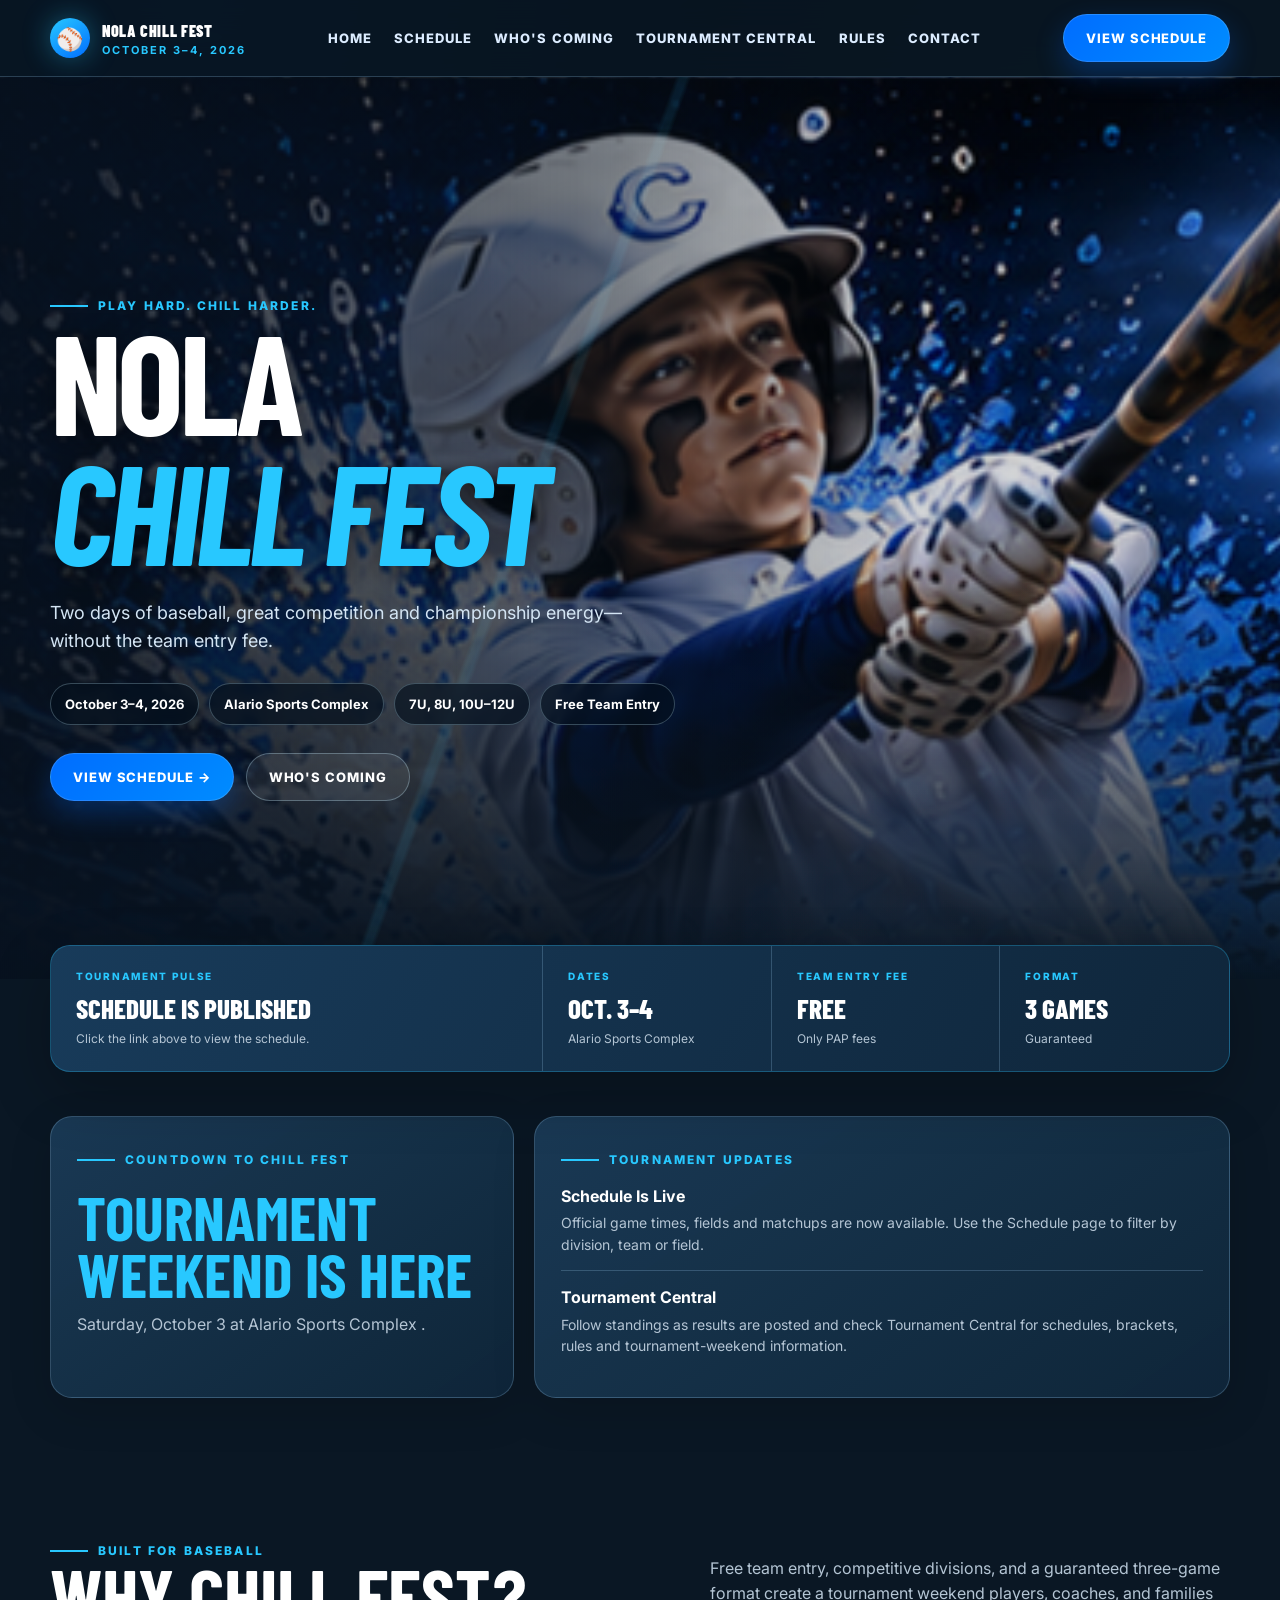
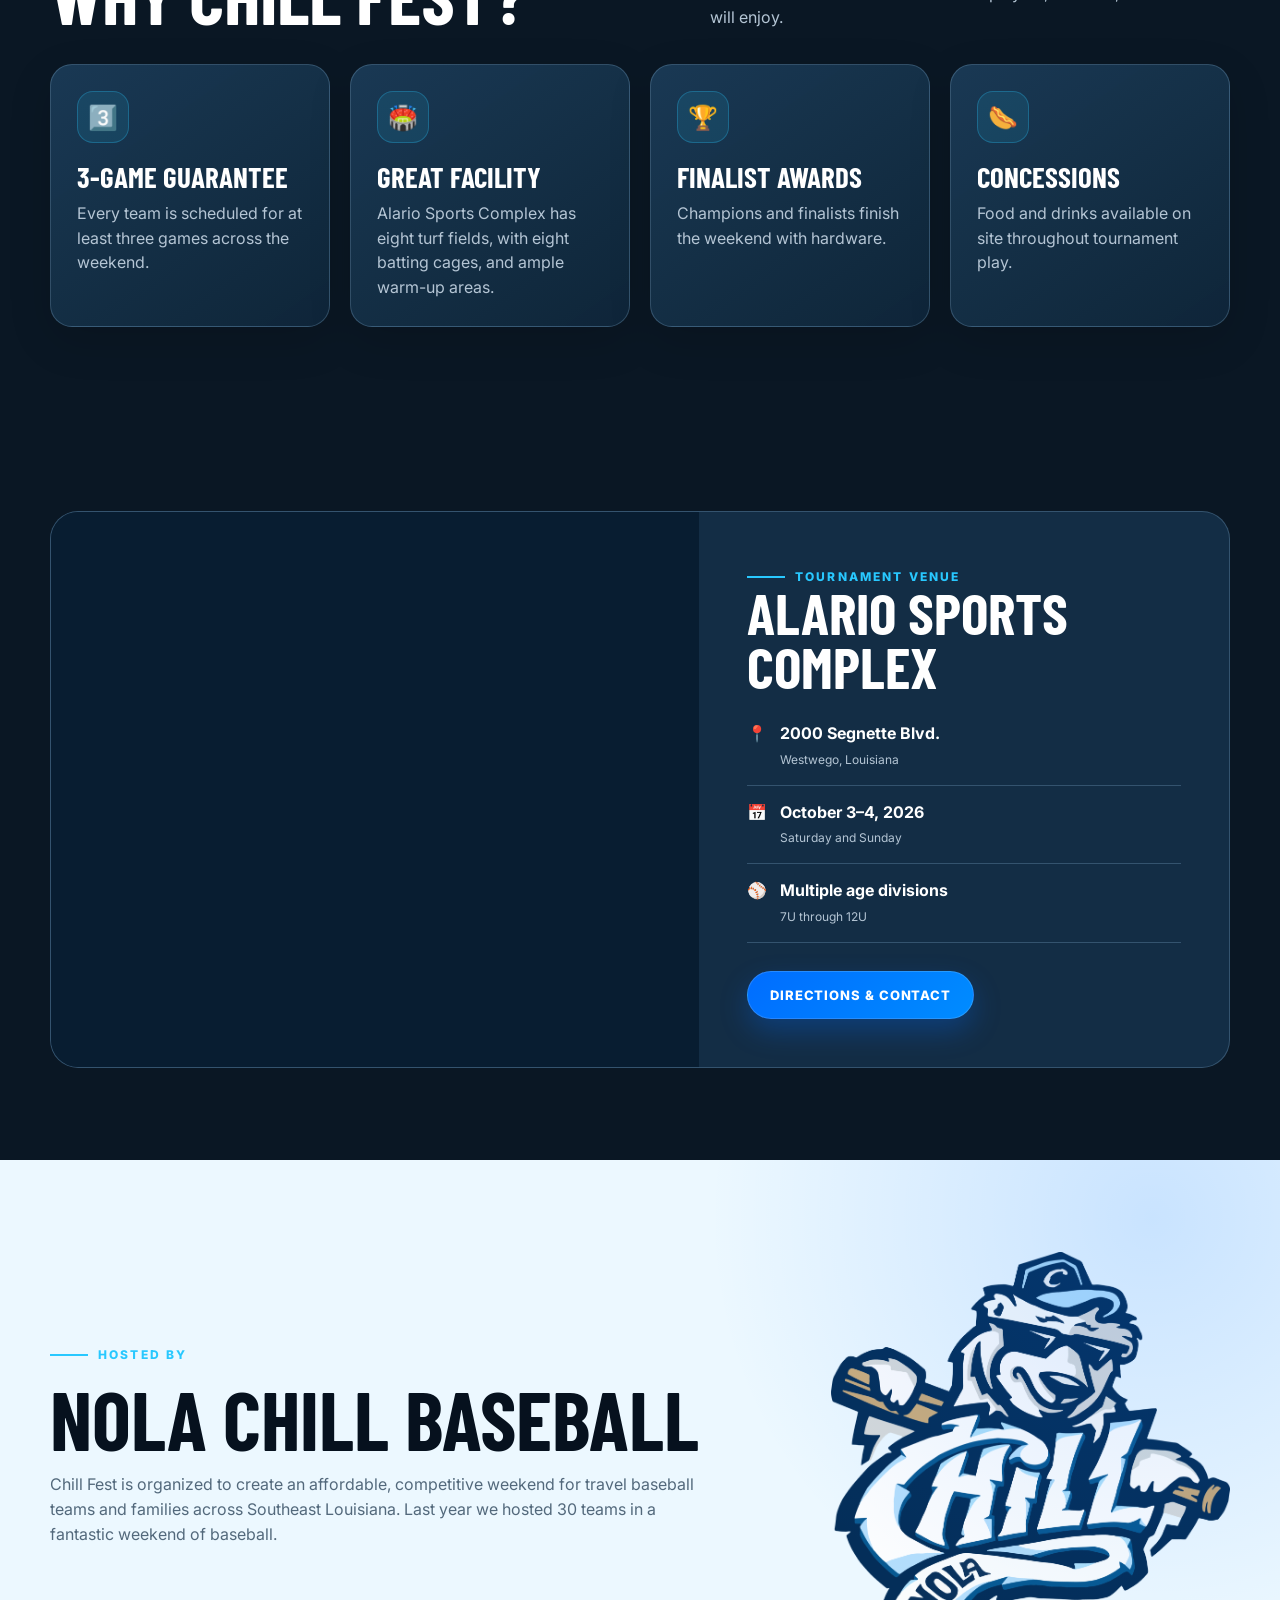
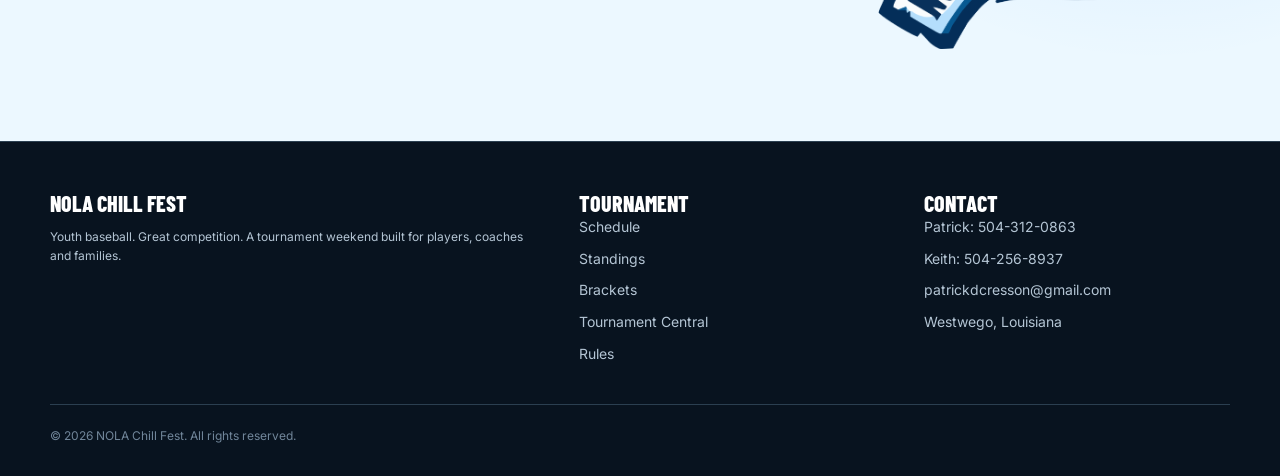
<file: index.html>
<!doctype html>
<html lang="en">
<head>
<meta charset="utf-8">
<meta name="viewport" content="width=device-width,initial-scale=1">
<title>NOLA Chill Fest Baseball Tournament | October 3–4, 2026</title>
<meta name="description" content="Official schedules, standings, brackets, rules and tournament information for NOLA Chill Fest at Alario Sports Complex in Westwego, Louisiana.">
<link rel="stylesheet" href="assets/styles.css">
<link rel="icon" type="image/png" href="assets/favicon.png">
</head>
<body>
<header class="site-header">
  <div class="wrap nav"><a class="brand" href="index.html"><span class="brand-mark">⚾</span><span>NOLA Chill Fest<small>October 3–4, 2026</small></span></a>
    <nav class="desktop-nav"><a href="index.html">Home</a><a href="schedule.html">Schedule</a><a data-whos-coming href="whos-coming.html">Who's Coming</a><a href="tournament-central.html">Tournament Central</a><a href="rules.html">Rules</a><a href="contact.html">Contact</a></nav>
    <a class="nav-cta" href="schedule.html">View Schedule</a>
    <button class="menu-btn" aria-label="Open menu">☰</button>
  </div>
  <nav class="mobile-nav"><a href="index.html">Home</a><a href="schedule.html">Schedule</a><a data-whos-coming href="whos-coming.html">Who's Coming</a><a href="tournament-central.html">Tournament Central</a><a href="rules.html">Rules</a><a href="contact.html">Contact</a></nav>
</header>
<main>
  <section class="hero">
    <div class="wrap hero-inner">
      <div class="eyebrow">PLAY HARD. CHILL HARDER.</div>
      <h1>NOLA <span>Chill Fest</span></h1>
      <p class="hero-copy">Two days of baseball, great competition and championship energy—without the team entry fee.</p>
      <div class="hero-meta"><span class="pill">October 3–4, 2026</span><span class="pill">Alario Sports Complex </span><span class="pill">7U, 8U, 10U–12U</span><span class="pill">Free Team Entry</span></div>
      <div class="hero-actions"><a class="btn" href="schedule.html">View Schedule →</a><a class="btn secondary" href="/whos-coming">Who's Coming</a></div>
		  <!-- <a class="btn secondary" href="#details">Tournament Details</a></div> -->
    </div>
  </section>
  <div class="wrap pulse">
    <div class="pulse-card">
      <div class="pulse-block">
        <div class="pulse-label">Tournament Pulse</div>
        <div class="pulse-value">Schedule is Published</div>
        <div class="pulse-note">Click the link above to view the schedule.</div>
      </div>
      <div class="pulse-block">
        <div class="pulse-label">Dates</div>
        <div class="pulse-value">OCT. 3–4</div>
        <div class="pulse-note">Alario Sports Complex </div>
      </div>
      <div class="pulse-block">
        <div class="pulse-label">Team Entry Fee</div>
        <div class="pulse-value">Free</div>
        <div class="pulse-note">Only PAP fees</div>
      </div>
      <div class="pulse-block">
        <div class="pulse-label">Format</div>
        <div class="pulse-value">3 Games</div>
        <div class="pulse-note">Guaranteed</div>
      </div>
    </div>
  </div>
  <section class="home-utility">
    <div class="wrap utility-grid">
      <article class="card countdown-card">
        <div class="eyebrow">Countdown to Chill Fest</div>
        <h2 data-countdown>Loading countdown...</h2>
        <p>Saturday, October 3 at Alario Sports Complex .</p>
      </article>
      <article class="card updates-card">
        <div class="eyebrow">Tournament updates</div>
        <div data-tournament-updates>
          <p class="small">Updates will appear here.</p>
        </div>
      </article>
    </div>
  </section>
  <section id="details">
    <div class="wrap">
      <div class="section-head">
        <div>
          <div class="eyebrow">Built for baseball</div>
          <h2>Why Chill Fest?</h2>
        </div>
        <p>Free team entry, competitive divisions, and a guaranteed three-game format create a tournament weekend players, coaches, and families will enjoy.</p>
      </div>
      <div class="grid four">
        <article class="card">
          <div class="feature-icon">3️⃣</div>
          <h3>3-Game Guarantee</h3>
          <p>Every team is scheduled for at least three games across the weekend.</p>
        </article>
        <article class="card">
          <div class="feature-icon">🏟️</div>
          <h3>Great Facility</h3>
          <p>Alario Sports Complex has eight turf fields, with eight batting cages, and ample warm-up areas.</p>
        </article>
        <article class="card">
          <div class="feature-icon">🏆</div>
          <h3>Finalist Awards</h3>
          <p>Champions and finalists finish the weekend with hardware.</p>
        </article>
        <article class="card">
          <div class="feature-icon">🌭</div>
          <h3>Concessions</h3>
          <p>Food and drinks available on site throughout tournament play.</p>
        </article>
      </div>
    </div>
  </section>
  <!-- AVAILABLE DIVISIONS HIDDEN AFTER REGISTRATION CLOSED
  <section class="light-section">
    <div class="wrap">
      <div class="section-head">
        <div>
          <div class="eyebrow">Choose your division</div>
          <h2>Available Divisions</h2>
        </div>
        <p>Registration remains open in our 12U division. Approved teams are listed on Who's Coming.</p>
      </div>
      <div class="grid three">
        <article class="card division-card" data-division-card="7U">
          <div>
            <div class="status">Registration Closed</div>
            <div class="division">7U</div>
            <div class="division-team-count" data-division-count="7U">Checking approved teams…</div>
          </div>
          <div class="division-card-links">
            <a href="register.html">Register team →</a>
            <a href="whos-coming.html" data-whos-coming>Who’s Coming →</a>
          </div>
        </article>
        <article class="card division-card" data-division-card="8U">
          <div>
            <div class="status">Registration Closed</div>
            <div class="division">8U</div>
            <div class="division-team-count" data-division-count="8U">Checking approved teams…</div>
          </div>
          <div class="division-card-links">
            <a href="register.html">Register team →</a>
            <a href="whos-coming.html" data-whos-coming>Who’s Coming →</a>
          </div>
        </article>
        <article class="card division-card" data-division-card="9U">
          <div>
            <div class="status">Registration open</div>
            <div class="division">9U</div>
            <div class="division-team-count" data-division-count="9U">Checking approved teams…</div>
          </div>
          <div class="division-card-links">
            <a href="register.html">Register team →</a>
            <a href="whos-coming.html" data-whos-coming>Who’s Coming →</a>
          </div>
        </article>
        <article class="card division-card" data-division-card="10U">
          <div>
            <div class="status">Registration Closed</div>
            <div class="division">10U</div>
            <div class="division-team-count" data-division-count="10U">Checking approved teams…</div>
          </div>
          <div class="division-card-links">
            <a href="register.html">Register team →</a>
            <a href="whos-coming.html" data-whos-coming>Who’s Coming →</a>
          </div>
        </article>
        <article class="card division-card" data-division-card="11U">
          <div>
            <div class="status">Registration closed</div>
            <div class="division">11U</div>
            <div class="division-team-count" data-division-count="11U">Checking approved teams…</div>
          </div>
          <div class="division-card-links">
            <a href="register.html">Register team →</a>
            <a href="whos-coming.html" data-whos-coming>Who’s Coming →</a>
          </div>
        </article>
        <article class="card division-card" data-division-card="12U">
          <div>
            <div class="status">Registration open</div>
            <div class="division">12U</div>
            <div class="division-team-count" data-division-count="12U">Checking approved teams…</div>
          </div>
          <div class="division-card-links">
            <a href="register.html">Register team →</a>
            <a href="whos-coming.html" data-whos-coming>Who’s Coming →</a>
          </div>
        </article>
      </div>
    </div>
  </section>
  END AVAILABLE DIVISIONS -->
  <section>
    <div class="wrap venue">
      <div class="venue-map">
  <!-- Paste the Google Maps iframe here -->
  <iframe
    src="https://www.google.com/maps/embed?pb=!1m18!1m12!1m3!1d55343.817487092325!2d-90.26225695136722!3d29.89342929999999!2m3!1f0!2f0!3f0!3m2!1i1024!2i768!4f13.1!3m3!1m2!1s0x8620bb006fef4239%3A0xe98feb4e3dffa62f!2sJohn%20Alario%20Jr.%20Sports%20Complex!5e0!3m2!1sen!2sus!4v1790639945073!5m2!1sen!2sus"
    loading="lazy"
    allowfullscreen
    referrerpolicy="no-referrer-when-downgrade"
    title="Google map showing Alario Sports Complex ">
  </iframe>
</div>
      <div class="venue-copy">
        <div class="eyebrow">Tournament venue</div>
        <h2>Alario Sports Complex </h2>
        <div class="facts">
          <div class="fact"><span>📍</span>
            <div><strong>2000 Segnette Blvd.</strong><br>
              <span class="small">Westwego, Louisiana</span></div>
          </div>
          <div class="fact"><span>📅</span>
            <div><strong>October 3–4, 2026</strong><br>
              <span class="small">Saturday and Sunday</span></div>
          </div>
          <div class="fact"><span>⚾</span>
            <div><strong>Multiple age divisions</strong><br>
              <span class="small">7U through 12U</span></div>
          </div>
        </div>
        <a class="btn" href="contact.html">Directions & Contact</a></div>
    </div>
  </section>
  <section class="light-section">
    <div class="wrap hosted-grid">
      <div>
        <div class="eyebrow">Hosted by</div>
        <h2>NOLA Chill Baseball</h2>
        <p>Chill Fest is organized to create an affordable, competitive weekend for travel baseball teams and families across Southeast Louisiana. Last year we hosted 30 teams in a fantastic weekend of baseball.</p>
      </div>
      <div class="hosted-mark"><img src="assets/Chill_STANDARD_OnWhite.png" alt="NOLA Chill Fest"></div>
    </div>
  </section>
  <!-- <section data-sponsors>
    <div class="wrap sponsor-preview">
      <div class="section-head">
        <div>
          <div class="eyebrow">Community support</div>
          <h2>Sponsors</h2>
        </div>
        <p>Sponsorship opportunities are available for businesses/individuals interested in supporting NOLA Chill baseball.</p>
      </div>
      <div class="empty compact">
        <div class="empty-icon">🤝</div>
        <h2>Sponsor Chill Fest</h2>
        <p>Logo placement and tournament support options can be added whenever needed.</p>
        <a class="btn" href="sponsors.html">View Sponsor Options</a></div>
    </div>
  </section> -->
  <!-- <section>
    <div class="wrap faq">
      <div class="section-head">
        <div>
          <div class="eyebrow">Quick answers</div>
          <h2>Frequently Asked</h2>
        </div>
      </div>
      <details>
        <summary>Is team entry really free?</summary>
        <p>Yes. Chill Fest is currently promoted as free team entry. Any gate, insurance or administrative details will be clearly communicated before acceptance.</p>
      </details>
      <details>
        <summary>When will teams appear on Who’s Coming?</summary>
        <p>The page remains hidden until at least one approved team has registered. Submitted teams will not publish automatically.</p>
      </details>
      <details>
        <summary>When will schedules and brackets be posted?</summary>
        <p>Tournament Central pages are ready now, but schedules, standings and brackets will display a “coming soon” state until official information is published.</p>
      </details>
    </div>
  </section> -->
</main>
<footer class="site-footer">
  <div class="wrap">
    <div class="footer-grid">
      <div>
        <div class="footer-title">NOLA Chill Fest</div>
        <p class="small">Youth baseball. Great competition. A tournament weekend built for players, coaches and families.</p>
      </div>
      <div>
        <div class="footer-title">Tournament</div>
        <div class="footer-links"><a href="schedule.html">Schedule</a><a href="standings.html">Standings</a><a href="brackets.html">Brackets</a><a href="tournament-central.html">Tournament Central</a><a href="rules.html">Rules</a></div>
      </div>
      <div>
        <div class="footer-title">Contact</div>
        <div class="footer-links"><a href="tel:15043120863">Patrick: 504-312-0863</a><a href="tel:15042568937">Keith: 504-256-8937</a><a href="mailto:patrickdcresson@gmail.com">patrickdcresson@gmail.com</a><span>Westwego, Louisiana</span></div>
      </div>
    </div>
    <div class="copyright">© <span data-year></span> NOLA Chill Fest. All rights reserved.</div>
  </div>
</footer>
<script src="assets/config.js"></script><script src="assets/site.js"></script>
</body>
</html>
</file>
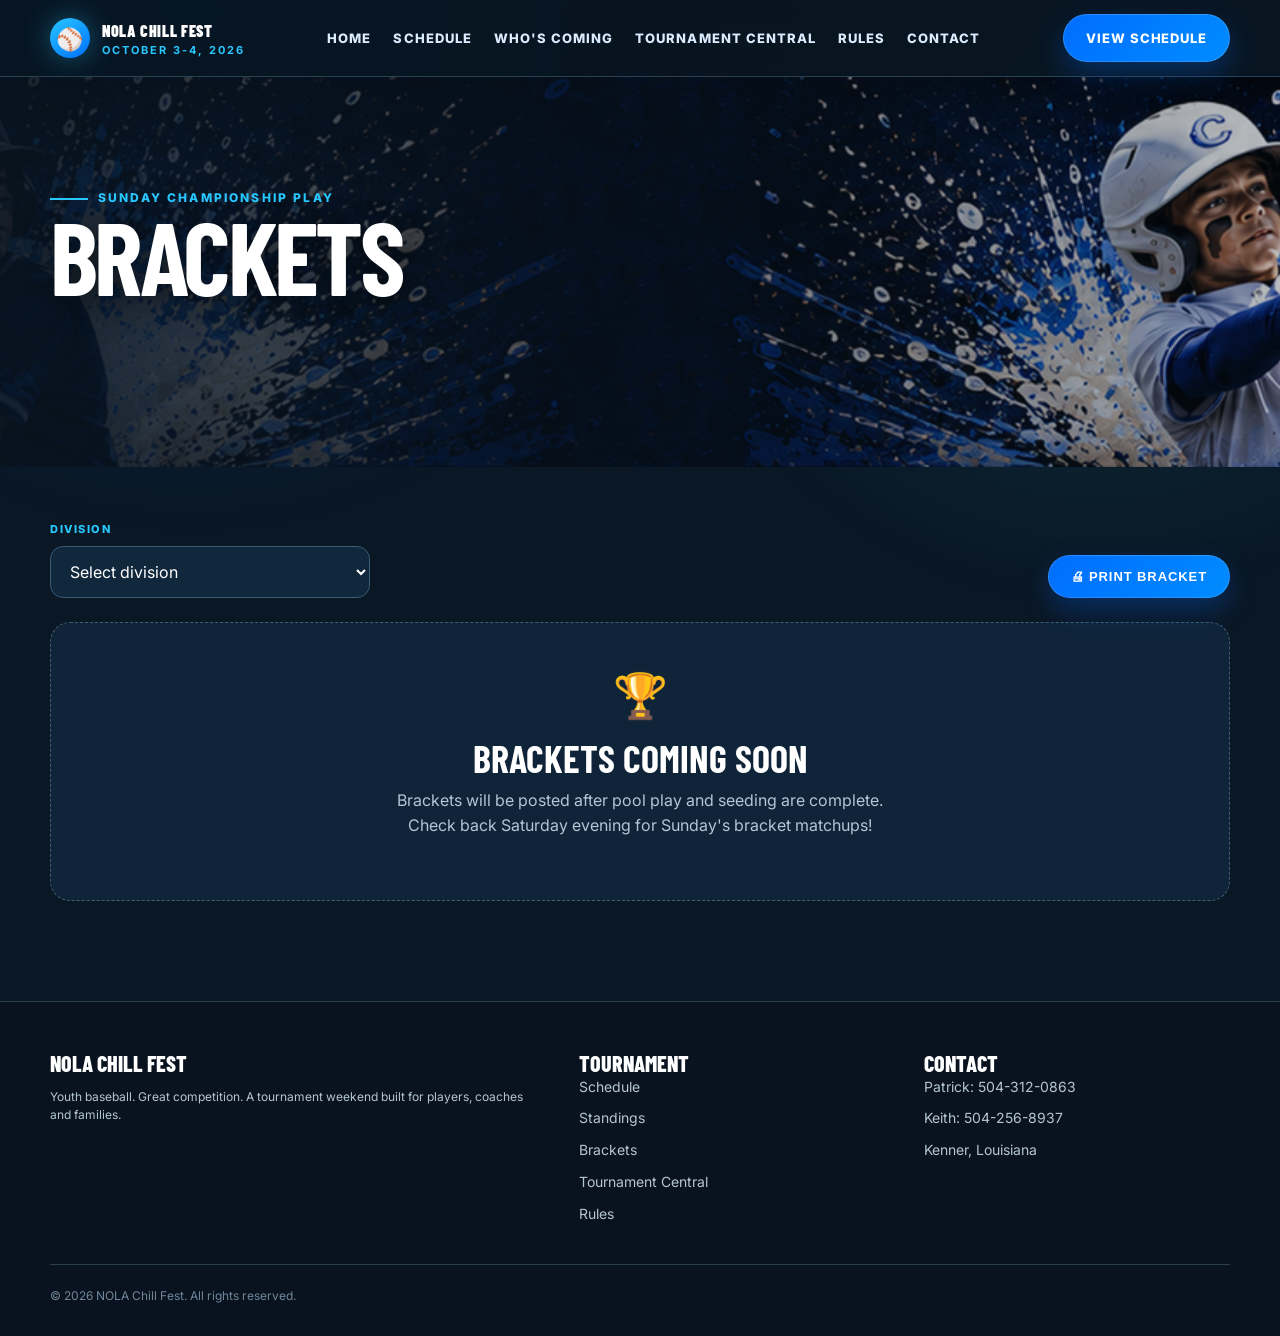
<file: brackets.html>
<!doctype html>
<html lang="en">
<head>
  <meta charset="utf-8">
  <meta name="viewport" content="width=device-width,initial-scale=1">
  <title>Championship Brackets | NOLA Chill Fest</title>
  <meta name="description" content="View live NOLA Chill Fest championship brackets, scores, game times and fields.">
  <link rel="stylesheet" href="assets/styles.css">
</head>
<body>
<header class="site-header">
  <div class="wrap nav">
    <a class="brand" href="index.html"><span class="brand-mark">⚾</span><span>NOLA Chill Fest<small>October 3-4, 2026</small></span></a>
    <nav class="desktop-nav"><a href="index.html">Home</a><a href="schedule.html">Schedule</a><a data-whos-coming href="whos-coming.html">Who's Coming</a><a href="tournament-central.html">Tournament Central</a><a href="rules.html">Rules</a><a href="contact.html">Contact</a></nav>
    <a class="nav-cta" href="schedule.html">View Schedule</a>
    <button class="menu-btn" aria-label="Open menu">☰</button>
  </div>
  <nav class="mobile-nav"><a href="index.html">Home</a><a href="schedule.html">Schedule</a><a data-whos-coming href="whos-coming.html">Who's Coming</a><a href="tournament-central.html">Tournament Central</a><a href="rules.html">Rules</a><a href="contact.html">Contact</a></nav>
</header>
<main>
  <section class="page-hero">
    <div class="wrap">
      <div class="eyebrow">Sunday championship play</div>
      <h1>Brackets</h1>
    </div>
  </section>
  <section class="content bracket-page">
    <div class="wrap">
      <div class="bracket-toolbar no-print">
        <label class="bracket-filter">
          <span>Division</span>
          <select class="select" id="bracket-division"><option value="">Select division</option></select>
        </label>
        <div class="bracket-toolbar-actions">
          <span id="bracket-updated" class="bracket-updated"></span>
          <button class="btn bracket-print-btn" id="print-bracket" type="button">🖨 Print Bracket</button>
        </div>
      </div>

      <div class="bracket-print-title">
        <strong>NOLA Chill Fest 2026</strong>
        <span id="bracket-print-division"></span>
      </div>

      <div id="bracket-loading" class="empty compact">
        <div class="empty-icon">⚾</div>
        <h2>Loading Brackets</h2>
        <p>Checking for published championship matchups.</p>
      </div>

      <div id="bracket-empty" class="empty compact" hidden>
        <div class="empty-icon">🏆</div>
        <h2>Brackets Coming Soon</h2>
        <p>Brackets will be posted after pool play and seeding are complete. Check back Saturday evening for Sunday's bracket matchups!</p>
      </div>

      <div class="live-bracket-shell" id="bracket-shell" hidden>
        <div class="live-bracket" id="live-bracket" aria-live="polite"></div>
      </div>
    </div>
  </section>
</main>
<footer class="site-footer">
  <div class="wrap"><div class="footer-grid"><div><div class="footer-title">NOLA Chill Fest</div><p class="small">Youth baseball. Great competition. A tournament weekend built for players, coaches and families.</p></div><div><div class="footer-title">Tournament</div><div class="footer-links"><a href="schedule.html">Schedule</a><a href="standings.html">Standings</a><a href="brackets.html">Brackets</a><a href="tournament-central.html">Tournament Central</a><a href="rules.html">Rules</a></div></div><div><div class="footer-title">Contact</div><div class="footer-links"><a href="tel:15043120863">Patrick: 504-312-0863</a><a href="tel:15042568937">Keith: 504-256-8937</a><span>Kenner, Louisiana</span></div></div></div><div class="copyright">© <span data-year></span> NOLA Chill Fest. All rights reserved.</div></div>
</footer>
<script src="assets/config.js"></script>
<script src="assets/site.js"></script>
<script src="assets/brackets.js"></script>
</body>
</html>
</file>
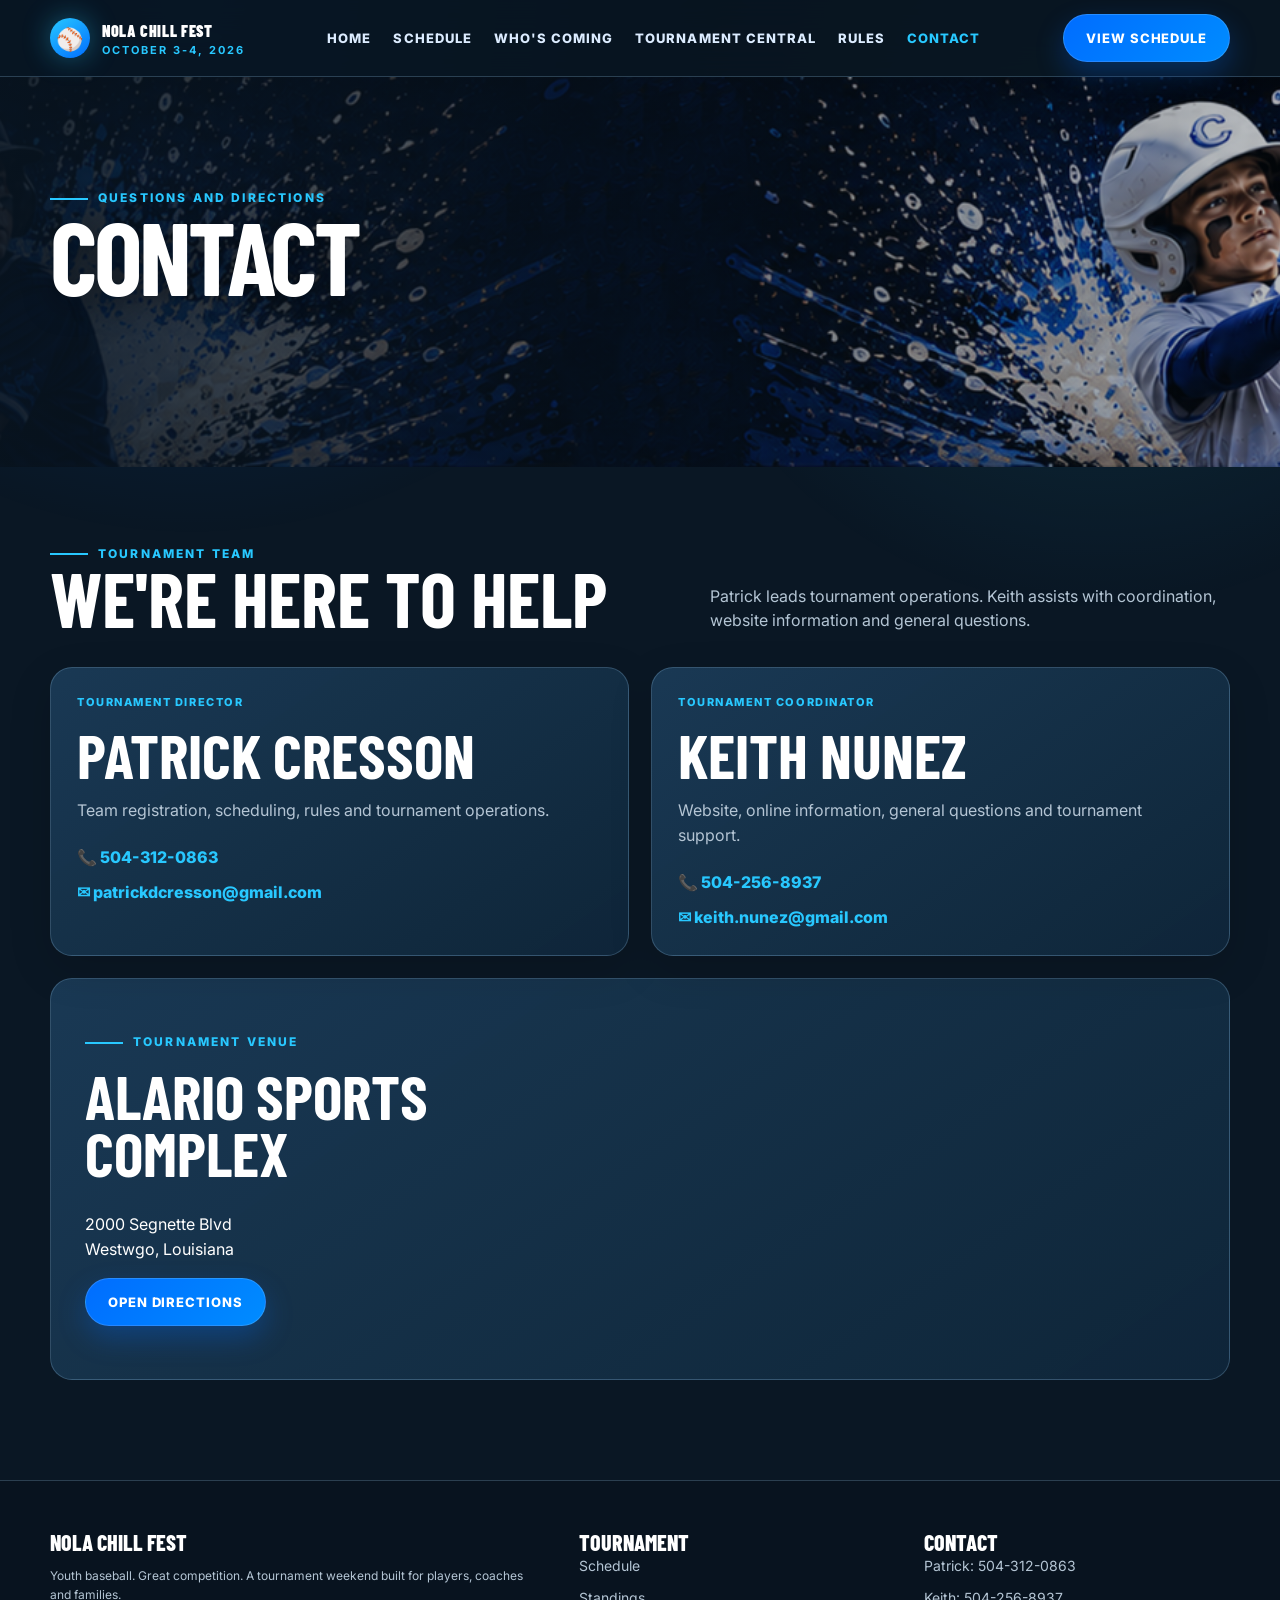
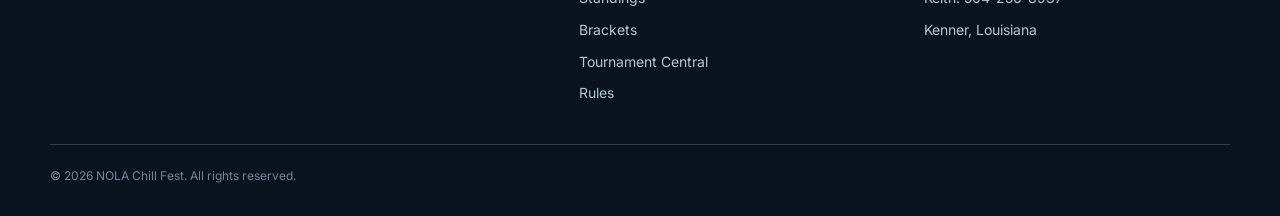
<file: contact.html>
<!doctype html>
<html lang="en">
<head>
<meta charset="utf-8">
<meta name="viewport" content="width=device-width,initial-scale=1">
<title>Contact & Directions | NOLA Chill Fest</title>
<link rel="stylesheet" href="assets/styles.css">
</head>
<body>
<header class="site-header">
  <div class="wrap nav"><a class="brand" href="index.html"><span class="brand-mark">⚾</span><span>NOLA Chill Fest<small>October 3-4, 2026</small></span></a>
    <nav class="desktop-nav"><a href="index.html">Home</a><a href="schedule.html">Schedule</a><a data-whos-coming href="whos-coming.html">Who's Coming</a><a href="tournament-central.html">Tournament Central</a><a href="rules.html">Rules</a><a class="active" href="contact.html">Contact</a></nav>
    <a class="nav-cta" href="schedule.html">View Schedule</a>
    <button class="menu-btn" aria-label="Open menu">☰</button>
  </div>
  <nav class="mobile-nav"><a href="index.html">Home</a><a href="schedule.html">Schedule</a><a data-whos-coming href="whos-coming.html">Who's Coming</a><a href="tournament-central.html">Tournament Central</a><a href="rules.html">Rules</a><a href="contact.html">Contact</a></nav>
</header>
<main>
  <section class="page-hero">
    <div class="wrap">
      <div class="eyebrow">Questions and directions</div>
      <h1>Contact</h1>
    </div>
  </section>
  <section class="content">
    <div class="wrap">
      <div class="section-head">
        <div>
          <div class="eyebrow">Tournament team</div>
          <h2>We're Here to Help</h2>
        </div>
        <p>Patrick leads tournament operations. Keith assists with coordination, website information and general questions.</p>
      </div>
      <div class="contact-people">
        <article class="card person-card">
          <div class="role">Tournament Director</div>
          <h2>Patrick Cresson</h2>
          <p>Team registration, scheduling, rules and tournament operations.</p>
          <div class="contact-actions"><a href="tel:15043120863">📞 504-312-0863</a><a href="mailto:patrickdcresson@gmail.com">✉ patrickdcresson@gmail.com</a></div>
        </article>
        <article class="card person-card">
          <div class="role">Tournament Coordinator</div>
          <h2>Keith Nunez</h2>
          <p>Website, online information, general questions and tournament support.</p>
          <div class="contact-actions"><a href="tel:15042568937">📞 504-256-8937</a><a href="mailto:keith.nunez@gmail.com">✉ keith.nunez@gmail.com</a></div>
        </article>
      </div>
      <div class="venue-contact venue-contact-map">

  <div class="venue-contact-copy">
    <div class="eyebrow">Tournament venue</div>
    <h2>Alario Sports Complex</h2>

    <p>
      2000 Segnette Blvd<br>
      Westwgo, Louisiana
    </p>

    <a
      class="btn"
      href="https://www.google.com/maps/dir/?api=1&destination=2000+Segnette+Bldv+Westwego+LA"
      target="_blank"
      rel="noopener">
      Open Directions
    </a>
  </div>

  <div class="contact-map">
    <iframe
      src="https://www.google.com/maps/embed?pb=!1m18!1m12!1m3!1d55343.817487092325!2d-90.26225695136722!3d29.89342929999999!2m3!1f0!2f0!3f0!3m2!1i1024!2i768!4f13.1!3m3!1m2!1s0x8620bb006fef4239%3A0xe98feb4e3dffa62f!2sJohn%20Alario%20Jr.%20Sports%20Complex!5e0!3m2!1sen!2sus!4v1790639945073!5m2!1sen!2sus"
      loading="lazy"
      allowfullscreen
      referrerpolicy="no-referrer-when-downgrade"
      title="Google map showing Alario Sports Complex">
    </iframe>
  </div>

</div>
    </div>
  </section>
</main>
<footer class="site-footer">
  <div class="wrap">
    <div class="footer-grid">
      <div>
        <div class="footer-title">NOLA Chill Fest</div>
        <p class="small">Youth baseball. Great competition. A tournament weekend built for players, coaches and families.</p>
      </div>
      <div>
        <div class="footer-title">Tournament</div>
        <div class="footer-links"><a href="schedule.html">Schedule</a><a href="standings.html">Standings</a><a href="brackets.html">Brackets</a><a href="tournament-central.html">Tournament Central</a><a href="rules.html">Rules</a></div>
      </div>
      <div>
        <div class="footer-title">Contact</div>
        <div class="footer-links"><a href="tel:15043120863">Patrick: 504-312-0863</a><a href="tel:15042568937">Keith: 504-256-8937</a><span>Kenner, Louisiana</span></div>
      </div>
    </div>
    <div class="copyright">© <span data-year></span> NOLA Chill Fest. All rights reserved.</div>
  </div>
</footer>
<script src="assets/config.js"></script><script src="assets/site.js"></script>
</body>
</html>
</file>
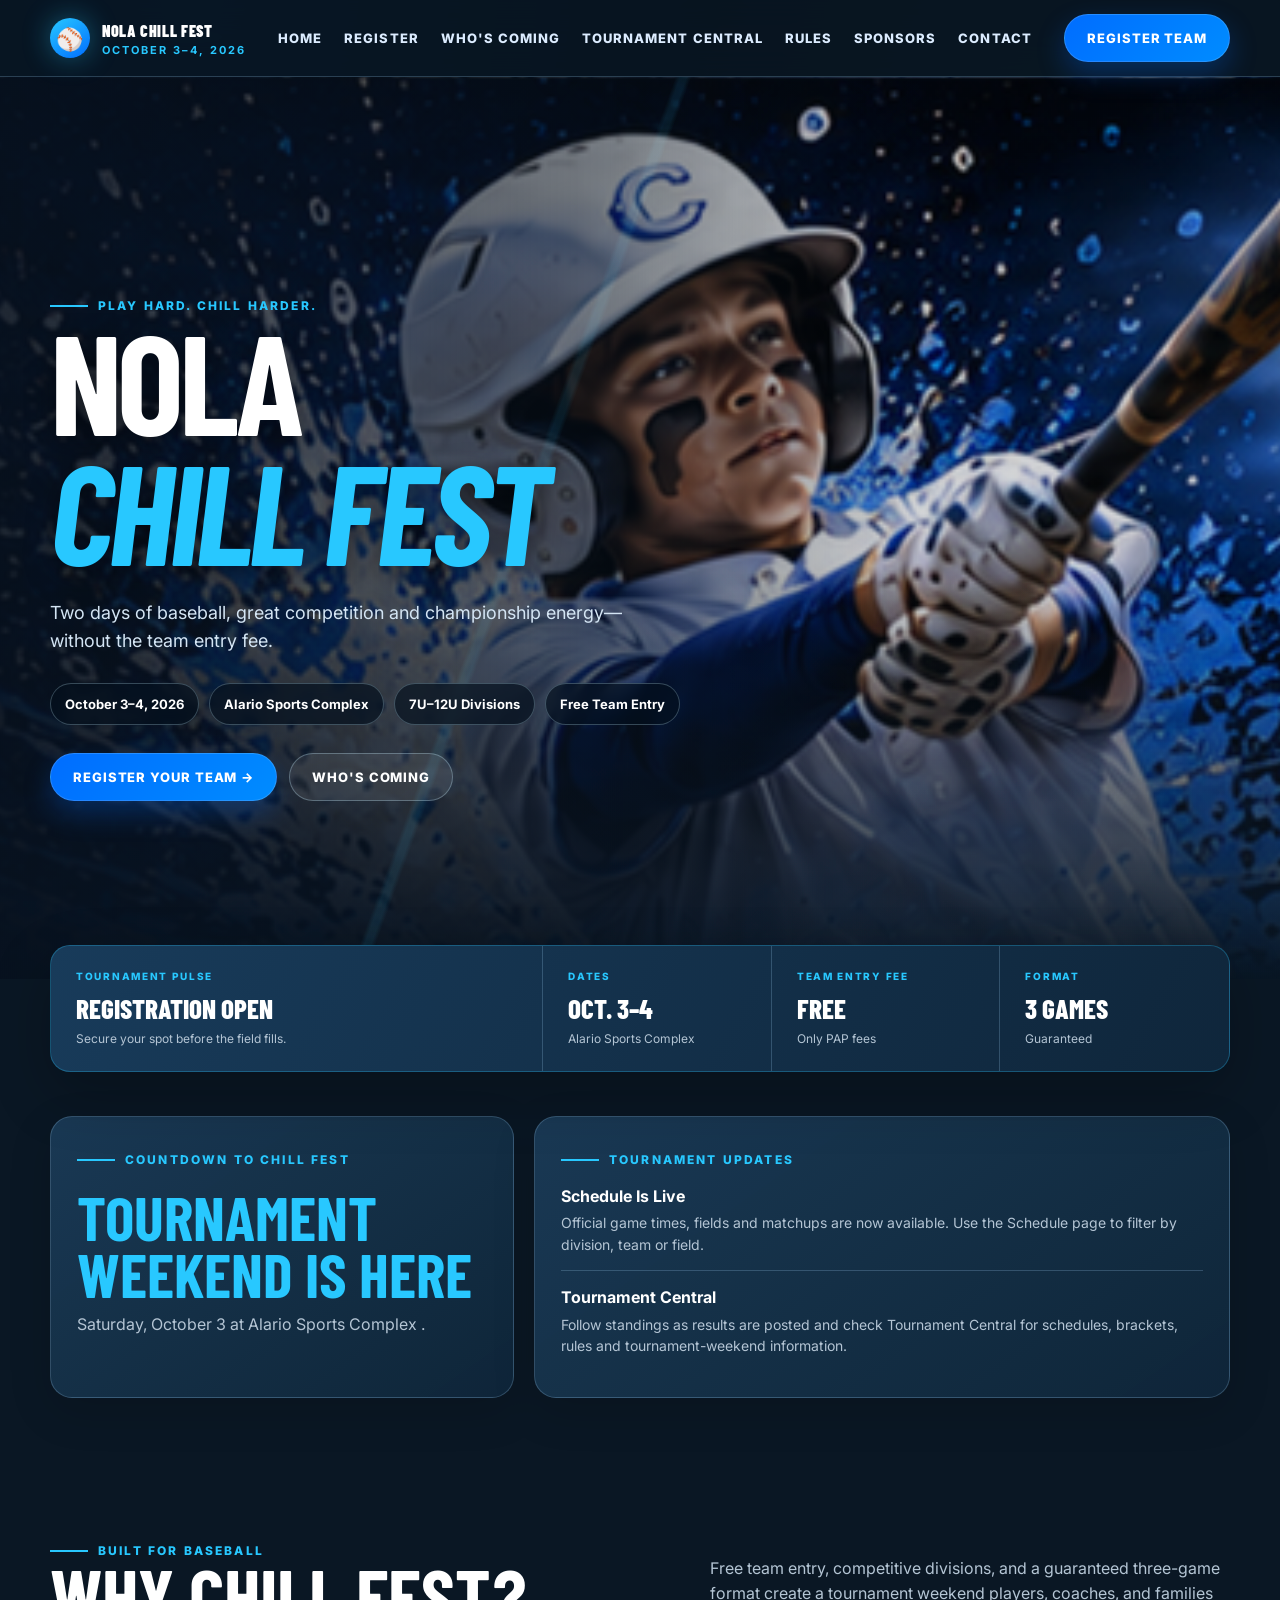
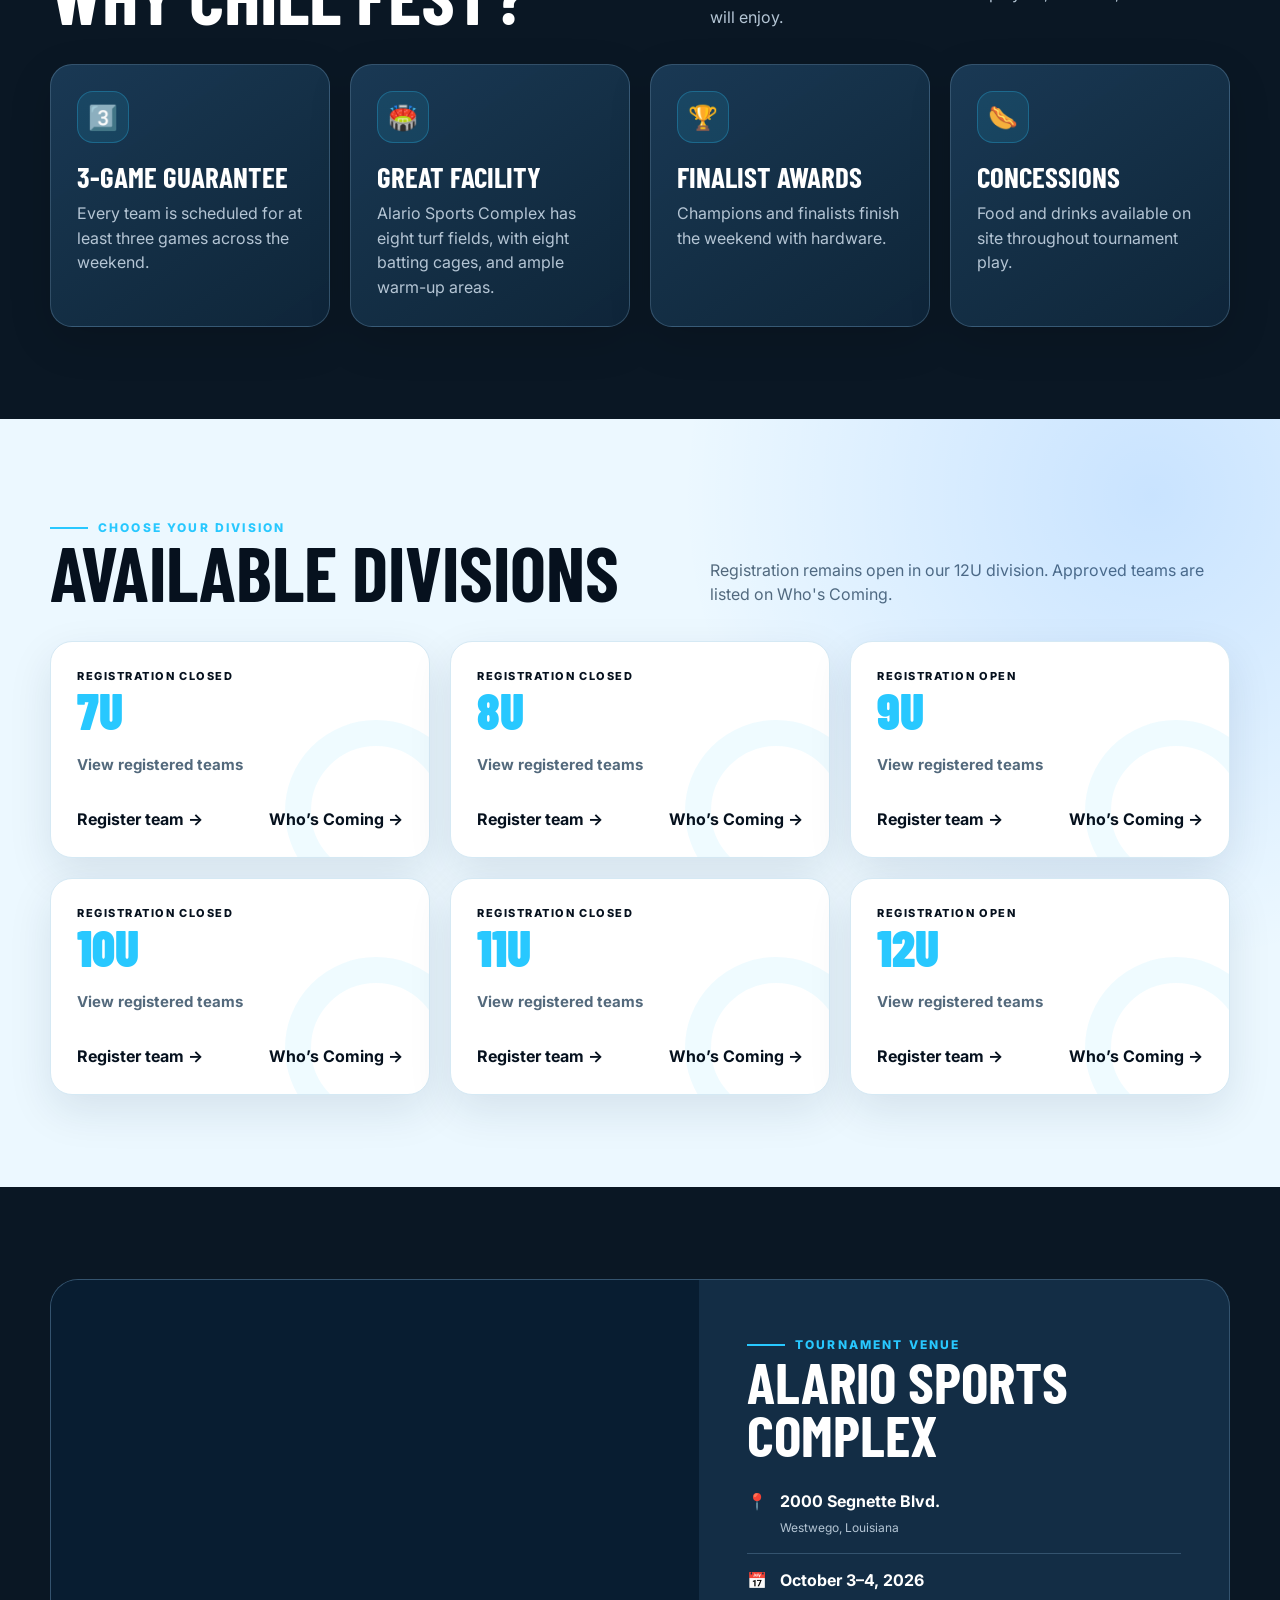
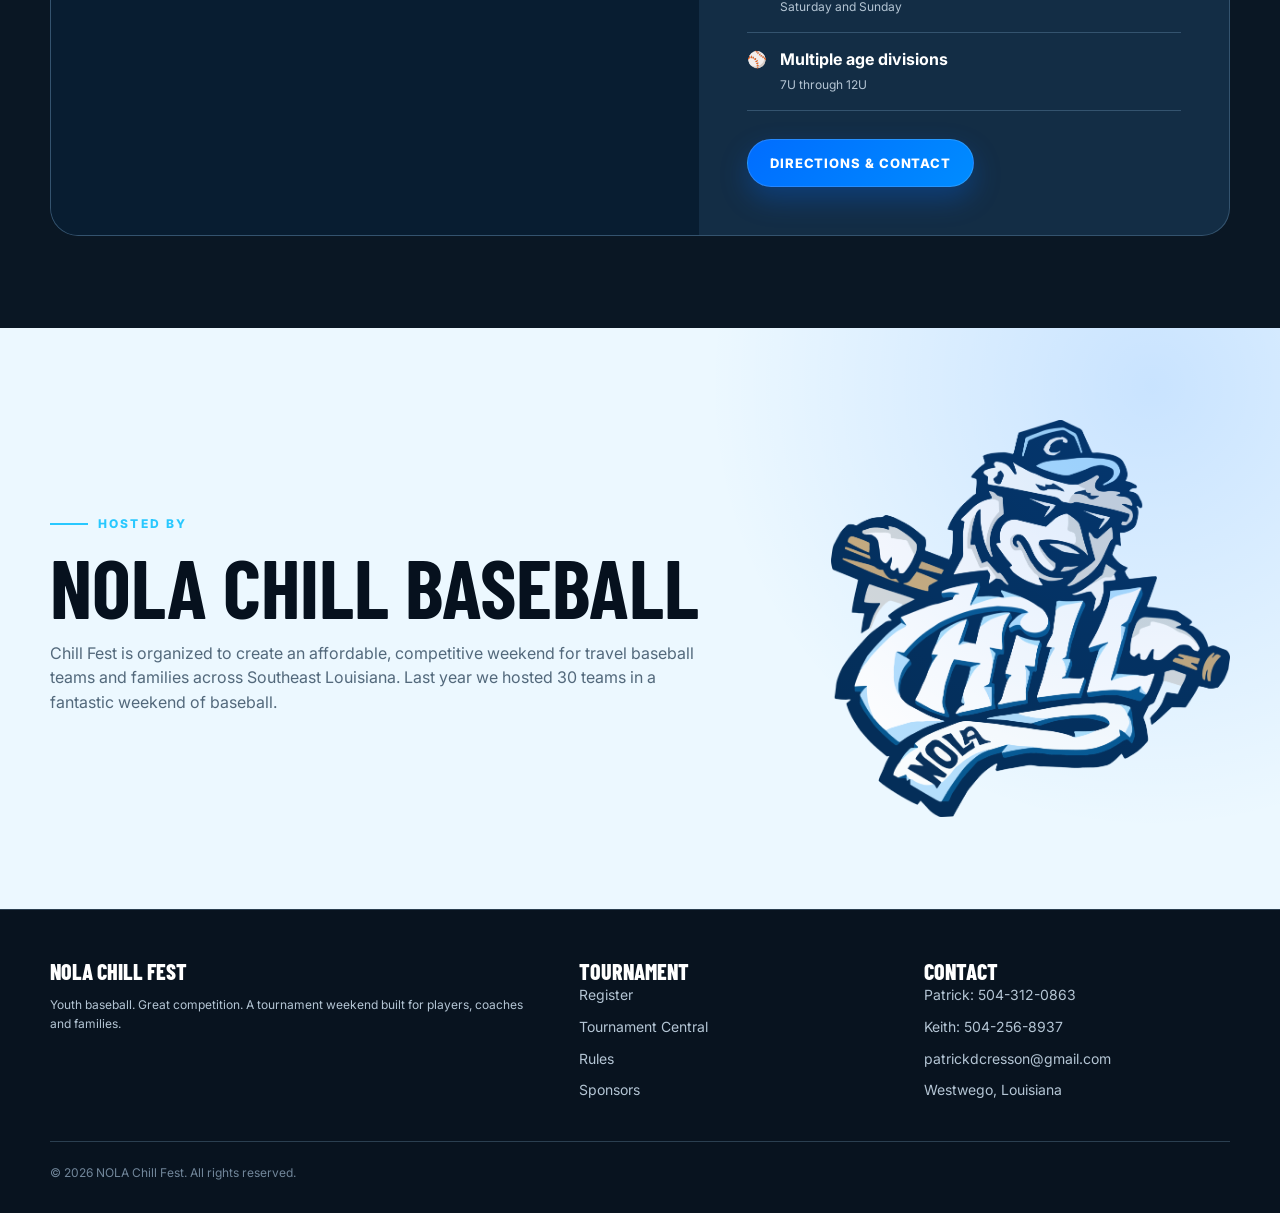
<file: index2.html>
<!doctype html>
<html lang="en">
<head>
<meta charset="utf-8">
<meta name="viewport" content="width=device-width,initial-scale=1">
<title>NOLA Chill Fest Baseball Tournament | October 3–4, 2026</title>
<meta name="description" content="Register for NOLA Chill Fest, a free-entry youth baseball tournament at Alario Sports Complex  in Westwego, Louisiana.">
<link rel="stylesheet" href="assets/styles.css">
<link rel="icon" type="image/png" href="assets/favicon.png">
</head>
<body>
<header class="site-header">
  <div class="wrap nav"><a class="brand" href="index.html"><span class="brand-mark">⚾</span><span>NOLA Chill Fest<small>October 3–4, 2026</small></span></a>
    <nav class="desktop-nav"><a href="index.html">Home</a><a href="register.html">Register</a><a data-whos-coming href="whos-coming.html">Who's Coming</a><a href="tournament-central.html">Tournament Central</a><a href="rules.html">Rules</a><a href="sponsors.html">Sponsors</a><a href="contact.html">Contact</a></nav>
    <a class="nav-cta" href="register.html">Register Team</a>
    <button class="menu-btn" aria-label="Open menu">☰</button>
  </div>
  <nav class="mobile-nav"><a href="index.html">Home</a><a href="register.html">Register</a><a data-whos-coming href="whos-coming.html">Who's Coming</a><a href="tournament-central.html">Tournament Central</a><a href="rules.html">Rules</a><a href="sponsors.html">Sponsors</a><a href="contact.html">Contact</a></nav>
</header>
<main>
  <section class="hero">
    <div class="wrap hero-inner">
      <div class="eyebrow">PLAY HARD. CHILL HARDER.</div>
      <h1>NOLA <span>Chill Fest</span></h1>
      <p class="hero-copy">Two days of baseball, great competition and championship energy—without the team entry fee.</p>
      <div class="hero-meta"><span class="pill">October 3–4, 2026</span><span class="pill">Alario Sports Complex </span><span class="pill">7U–12U Divisions</span><span class="pill">Free Team Entry</span></div>
      <div class="hero-actions"><a class="btn" href="register.html">Register Your Team →</a><a class="btn secondary" href="/whos-coming">Who's Coming</a></div>
		  <!-- <a class="btn secondary" href="#details">Tournament Details</a></div> -->
    </div>
  </section>
  <div class="wrap pulse">
    <div class="pulse-card">
      <div class="pulse-block">
        <div class="pulse-label">Tournament Pulse</div>
        <div class="pulse-value">Registration Open</div>
        <div class="pulse-note">Secure your spot before the field fills.</div>
      </div>
      <div class="pulse-block">
        <div class="pulse-label">Dates</div>
        <div class="pulse-value">OCT. 3–4</div>
        <div class="pulse-note">Alario Sports Complex </div>
      </div>
      <div class="pulse-block">
        <div class="pulse-label">Team Entry Fee</div>
        <div class="pulse-value">Free</div>
        <div class="pulse-note">Only PAP fees</div>
      </div>
      <div class="pulse-block">
        <div class="pulse-label">Format</div>
        <div class="pulse-value">3 Games</div>
        <div class="pulse-note">Guaranteed</div>
      </div>
    </div>
  </div>
  <section class="home-utility">
    <div class="wrap utility-grid">
      <article class="card countdown-card">
        <div class="eyebrow">Countdown to Chill Fest</div>
        <h2 data-countdown>Loading countdown...</h2>
        <p>Saturday, October 3 at Alario Sports Complex .</p>
      </article>
      <article class="card updates-card">
        <div class="eyebrow">Tournament updates</div>
        <div data-tournament-updates>
          <p class="small">Updates will appear here.</p>
        </div>
      </article>
    </div>
  </section>
  <section id="details">
    <div class="wrap">
      <div class="section-head">
        <div>
          <div class="eyebrow">Built for baseball</div>
          <h2>Why Chill Fest?</h2>
        </div>
        <p>Free team entry, competitive divisions, and a guaranteed three-game format create a tournament weekend players, coaches, and families will enjoy.</p>
      </div>
      <div class="grid four">
        <article class="card">
          <div class="feature-icon">3️⃣</div>
          <h3>3-Game Guarantee</h3>
          <p>Every team is scheduled for at least three games across the weekend.</p>
        </article>
        <article class="card">
          <div class="feature-icon">🏟️</div>
          <h3>Great Facility</h3>
          <p>Alario Sports Complex has eight turf fields, with eight batting cages, and ample warm-up areas.</p>
        </article>
        <article class="card">
          <div class="feature-icon">🏆</div>
          <h3>Finalist Awards</h3>
          <p>Champions and finalists finish the weekend with hardware.</p>
        </article>
        <article class="card">
          <div class="feature-icon">🌭</div>
          <h3>Concessions</h3>
          <p>Food and drinks available on site throughout tournament play.</p>
        </article>
      </div>
    </div>
  </section>
  <section class="light-section">
    <div class="wrap">
      <div class="section-head">
        <div>
          <div class="eyebrow">Choose your division</div>
          <h2>Available Divisions</h2>
        </div>
        <p>Registration remains open in our 12U division. Approved teams are listed on Who's Coming.</p>
      </div>
      <div class="grid three">
        <article class="card division-card" data-division-card="7U">
          <div>
            <div class="status">Registration Closed</div>
            <div class="division">7U</div>
            <div class="division-team-count" data-division-count="7U">Checking approved teams…</div>
          </div>
          <div class="division-card-links">
            <a href="register.html">Register team →</a>
            <a href="whos-coming.html" data-whos-coming>Who’s Coming →</a>
          </div>
        </article>
        <article class="card division-card" data-division-card="8U">
          <div>
            <div class="status">Registration Closed</div>
            <div class="division">8U</div>
            <div class="division-team-count" data-division-count="8U">Checking approved teams…</div>
          </div>
          <div class="division-card-links">
            <a href="register.html">Register team →</a>
            <a href="whos-coming.html" data-whos-coming>Who’s Coming →</a>
          </div>
        </article>
        <article class="card division-card" data-division-card="9U">
          <div>
            <div class="status">Registration open</div>
            <div class="division">9U</div>
            <div class="division-team-count" data-division-count="9U">Checking approved teams…</div>
          </div>
          <div class="division-card-links">
            <a href="register.html">Register team →</a>
            <a href="whos-coming.html" data-whos-coming>Who’s Coming →</a>
          </div>
        </article>
        <article class="card division-card" data-division-card="10U">
          <div>
            <div class="status">Registration Closed</div>
            <div class="division">10U</div>
            <div class="division-team-count" data-division-count="10U">Checking approved teams…</div>
          </div>
          <div class="division-card-links">
            <a href="register.html">Register team →</a>
            <a href="whos-coming.html" data-whos-coming>Who’s Coming →</a>
          </div>
        </article>
        <article class="card division-card" data-division-card="11U">
          <div>
            <div class="status">Registration closed</div>
            <div class="division">11U</div>
            <div class="division-team-count" data-division-count="11U">Checking approved teams…</div>
          </div>
          <div class="division-card-links">
            <a href="register.html">Register team →</a>
            <a href="whos-coming.html" data-whos-coming>Who’s Coming →</a>
          </div>
        </article>
        <article class="card division-card" data-division-card="12U">
          <div>
            <div class="status">Registration open</div>
            <div class="division">12U</div>
            <div class="division-team-count" data-division-count="12U">Checking approved teams…</div>
          </div>
          <div class="division-card-links">
            <a href="register.html">Register team →</a>
            <a href="whos-coming.html" data-whos-coming>Who’s Coming →</a>
          </div>
        </article>
      </div>
    </div>
  </section>
  <section>
    <div class="wrap venue">
      <div class="venue-map">
  <!-- Paste the Google Maps iframe here -->
  <iframe
    src="https://www.google.com/maps/embed?pb=!1m18!1m12!1m3!1d55343.817487092325!2d-90.26225695136722!3d29.89342929999999!2m3!1f0!2f0!3f0!3m2!1i1024!2i768!4f13.1!3m3!1m2!1s0x8620bb006fef4239%3A0xe98feb4e3dffa62f!2sJohn%20Alario%20Jr.%20Sports%20Complex!5e0!3m2!1sen!2sus!4v1790639945073!5m2!1sen!2sus"
    loading="lazy"
    allowfullscreen
    referrerpolicy="no-referrer-when-downgrade"
    title="Google map showing Alario Sports Complex ">
  </iframe>
</div>
      <div class="venue-copy">
        <div class="eyebrow">Tournament venue</div>
        <h2>Alario Sports Complex </h2>
        <div class="facts">
          <div class="fact"><span>📍</span>
            <div><strong>2000 Segnette Blvd.</strong><br>
              <span class="small">Westwego, Louisiana</span></div>
          </div>
          <div class="fact"><span>📅</span>
            <div><strong>October 3–4, 2026</strong><br>
              <span class="small">Saturday and Sunday</span></div>
          </div>
          <div class="fact"><span>⚾</span>
            <div><strong>Multiple age divisions</strong><br>
              <span class="small">7U through 12U</span></div>
          </div>
        </div>
        <a class="btn" href="contact.html">Directions & Contact</a></div>
    </div>
  </section>
  <section class="light-section">
    <div class="wrap hosted-grid">
      <div>
        <div class="eyebrow">Hosted by</div>
        <h2>NOLA Chill Baseball</h2>
        <p>Chill Fest is organized to create an affordable, competitive weekend for travel baseball teams and families across Southeast Louisiana. Last year we hosted 30 teams in a fantastic weekend of baseball.</p>
      </div>
      <div class="hosted-mark"><img src="assets/Chill_STANDARD_OnWhite.png" alt="NOLA Chill Fest"></div>
    </div>
  </section>
  <!-- <section data-sponsors>
    <div class="wrap sponsor-preview">
      <div class="section-head">
        <div>
          <div class="eyebrow">Community support</div>
          <h2>Sponsors</h2>
        </div>
        <p>Sponsorship opportunities are available for businesses/individuals interested in supporting NOLA Chill baseball.</p>
      </div>
      <div class="empty compact">
        <div class="empty-icon">🤝</div>
        <h2>Sponsor Chill Fest</h2>
        <p>Logo placement and tournament support options can be added whenever needed.</p>
        <a class="btn" href="sponsors.html">View Sponsor Options</a></div>
    </div>
  </section> -->
  <!-- <section>
    <div class="wrap faq">
      <div class="section-head">
        <div>
          <div class="eyebrow">Quick answers</div>
          <h2>Frequently Asked</h2>
        </div>
      </div>
      <details>
        <summary>Is team entry really free?</summary>
        <p>Yes. Chill Fest is currently promoted as free team entry. Any gate, insurance or administrative details will be clearly communicated before acceptance.</p>
      </details>
      <details>
        <summary>When will teams appear on Who’s Coming?</summary>
        <p>The page remains hidden until at least one approved team has registered. Submitted teams will not publish automatically.</p>
      </details>
      <details>
        <summary>When will schedules and brackets be posted?</summary>
        <p>Tournament Central pages are ready now, but schedules, standings and brackets will display a “coming soon” state until official information is published.</p>
      </details>
    </div>
  </section> -->
</main>
<footer class="site-footer">
  <div class="wrap">
    <div class="footer-grid">
      <div>
        <div class="footer-title">NOLA Chill Fest</div>
        <p class="small">Youth baseball. Great competition. A tournament weekend built for players, coaches and families.</p>
      </div>
      <div>
        <div class="footer-title">Tournament</div>
        <div class="footer-links"><a href="register.html">Register</a><a href="tournament-central.html">Tournament Central</a><a href="rules.html">Rules</a><a href="sponsors.html">Sponsors</a></div>
      </div>
      <div>
        <div class="footer-title">Contact</div>
        <div class="footer-links"><a href="tel:15043120863">Patrick: 504-312-0863</a><a href="tel:15042568937">Keith: 504-256-8937</a><a href="mailto:patrickdcresson@gmail.com">patrickdcresson@gmail.com</a><span>Westwego, Louisiana</span></div>
      </div>
    </div>
    <div class="copyright">© <span data-year></span> NOLA Chill Fest. All rights reserved.</div>
  </div>
</footer>
<script src="assets/config.js"></script><script src="assets/site.js"></script>
</body>
</html>
</file>
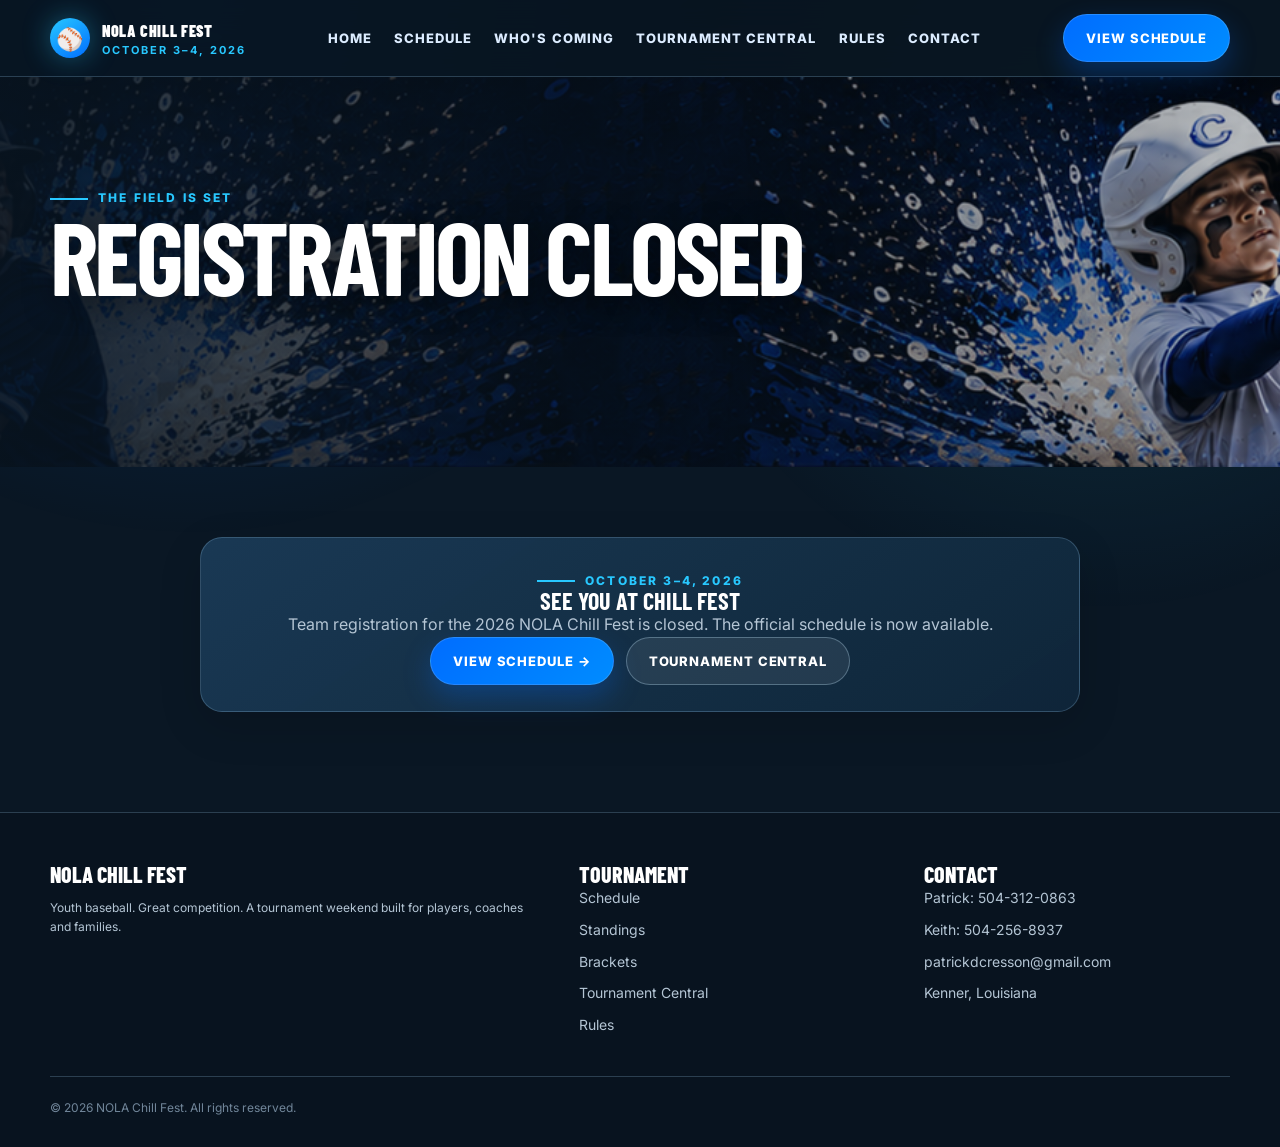
<file: register.html>
<!doctype html>
<html lang="en">
<head>
<meta charset="utf-8">
<meta name="viewport" content="width=device-width,initial-scale=1">
<title>Registration Closed | NOLA Chill Fest</title>
<link rel="stylesheet" href="assets/styles.css">
<link rel="icon" type="image/png" href="assets/favicon.png">
</head>
<body>
<header class="site-header">
  <div class="wrap nav"><a class="brand" href="index.html"><span class="brand-mark">⚾</span><span>NOLA Chill Fest<small>October 3–4, 2026</small></span></a>
    <nav class="desktop-nav"><a href="index.html">Home</a><a href="schedule.html">Schedule</a><a data-whos-coming href="whos-coming.html">Who's Coming</a><a href="tournament-central.html">Tournament Central</a><a href="rules.html">Rules</a><a href="contact.html">Contact</a></nav>
    <a class="nav-cta" href="schedule.html">View Schedule</a>
    <button class="menu-btn" aria-label="Open menu">☰</button>
  </div>
  <nav class="mobile-nav"><a href="index.html">Home</a><a href="schedule.html">Schedule</a><a data-whos-coming href="whos-coming.html">Who's Coming</a><a href="tournament-central.html">Tournament Central</a><a href="rules.html">Rules</a><a href="contact.html">Contact</a></nav>
</header>
<main>
  <section class="page-hero">
    <div class="wrap">
      <div class="eyebrow">The field is set</div>
      <h1>Registration Closed</h1>
    </div>
  </section>
  <section class="content">
    <div class="wrap">
      <div class="card form-card" style="text-align:center">
        <div class="eyebrow">October 3–4, 2026</div>
        <h2>See You at Chill Fest</h2>
        <p>Team registration for the 2026 NOLA Chill Fest is closed. The official schedule is now available.</p>
        <div class="hero-actions" style="justify-content:center">
          <a class="btn" href="schedule.html">View Schedule →</a>
          <a class="btn secondary" href="tournament-central.html">Tournament Central</a>
        </div>
      </div>
    </div>
  </section>
</main>
<footer class="site-footer">
  <div class="wrap">
    <div class="footer-grid">
      <div>
        <div class="footer-title">NOLA Chill Fest</div>
        <p class="small">Youth baseball. Great competition. A tournament weekend built for players, coaches and families.</p>
      </div>
      <div>
        <div class="footer-title">Tournament</div>
        <div class="footer-links"><a href="schedule.html">Schedule</a><a href="standings.html">Standings</a><a href="brackets.html">Brackets</a><a href="tournament-central.html">Tournament Central</a><a href="rules.html">Rules</a></div>
      </div>
      <div>
        <div class="footer-title">Contact</div>
        <div class="footer-links"><a href="tel:15043120863">Patrick: 504-312-0863</a><a href="tel:15042568937">Keith: 504-256-8937</a><a href="mailto:patrickdcresson@gmail.com">patrickdcresson@gmail.com</a><span>Kenner, Louisiana</span></div>
      </div>
    </div>
    <div class="copyright">© <span data-year></span> NOLA Chill Fest. All rights reserved.</div>
  </div>
</footer>
<script src="assets/config.js"></script><script src="assets/site.js"></script>

</body>
</html>
</file>
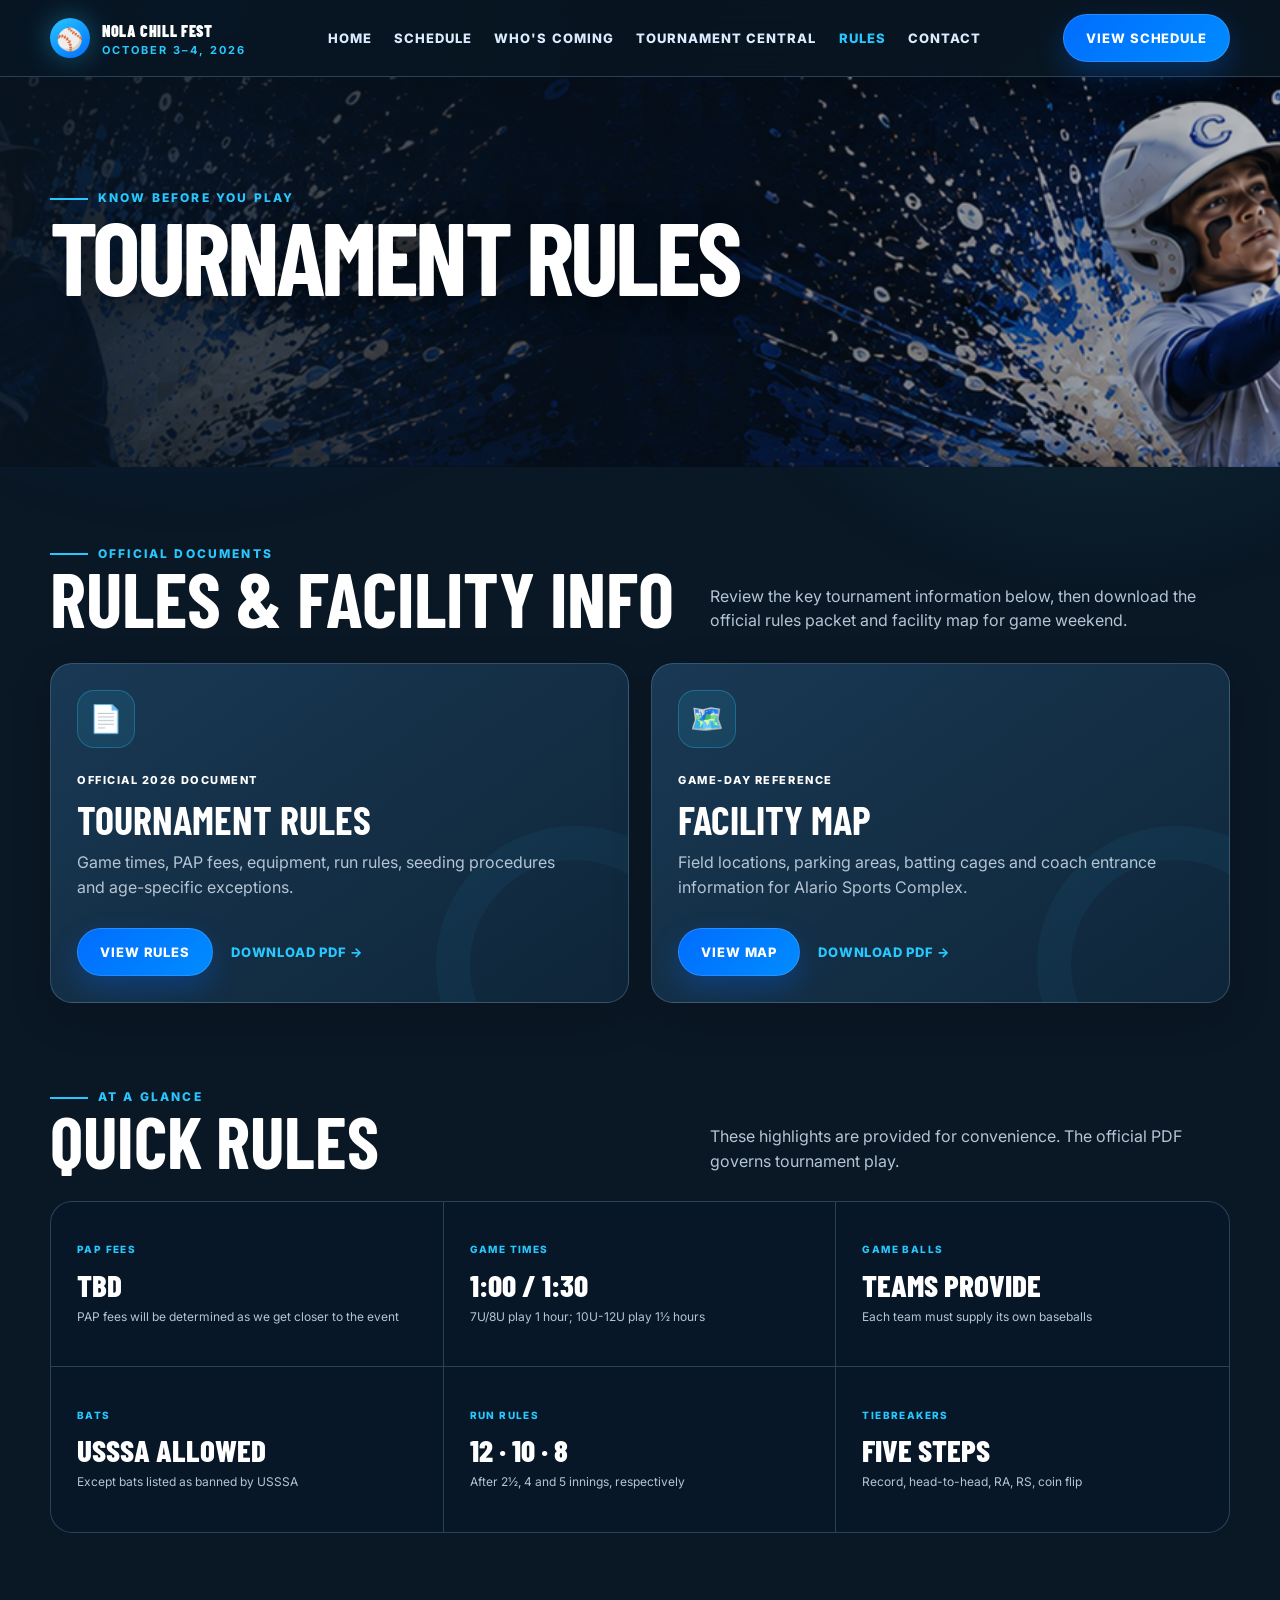
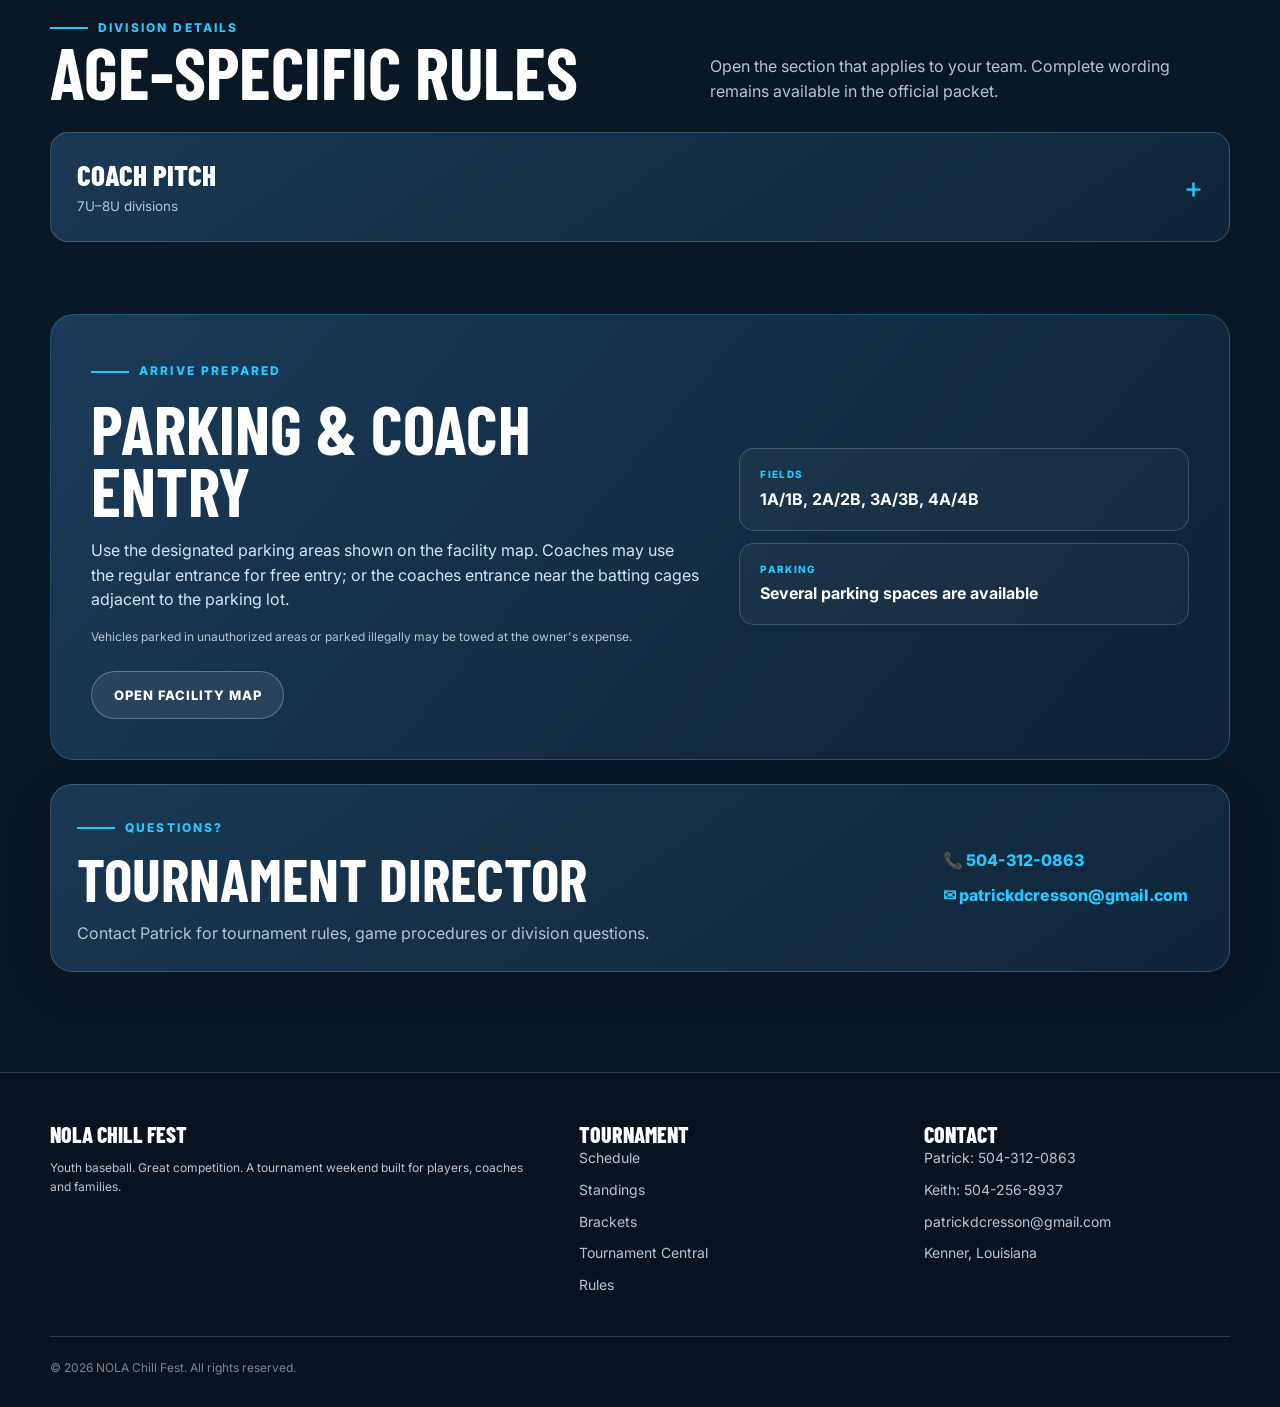
<file: rules.html>
<!doctype html>
<html lang="en">
<head>
<meta charset="utf-8">
<meta name="viewport" content="width=device-width,initial-scale=1">
<title>Tournament Rules | NOLA Chill Fest</title>
<meta name="description" content="View NOLA Chill Fest tournament rules, game times, PAP fees, age-specific rules and the Alario Sports Complex facility map.">
<link rel="stylesheet" href="assets/styles.css">
</head>
<body>
<header class="site-header">
  <div class="wrap nav">
    <a class="brand" href="index.html"><span class="brand-mark">⚾</span><span>NOLA Chill Fest<small>October 3–4, 2026</small></span></a>
    <nav class="desktop-nav"><a href="index.html">Home</a><a href="schedule.html">Schedule</a><a data-whos-coming href="whos-coming.html">Who's Coming</a><a href="tournament-central.html">Tournament Central</a><a class="active" href="rules.html">Rules</a><a href="contact.html">Contact</a></nav>
    <a class="nav-cta" href="schedule.html">View Schedule</a>
    <button class="menu-btn" aria-label="Open menu">☰</button>
  </div>
  <nav class="mobile-nav"><a href="index.html">Home</a><a href="schedule.html">Schedule</a><a data-whos-coming href="whos-coming.html">Who's Coming</a><a href="tournament-central.html">Tournament Central</a><a href="rules.html">Rules</a><a href="contact.html">Contact</a></nav>
</header>
<main>
  <section class="page-hero">
    <div class="wrap"><div class="eyebrow">Know before you play</div><h1>Tournament Rules</h1></div>
  </section>

  <section class="content rules-page">
    <div class="wrap">
      <div class="section-head rules-intro">
        <div><div class="eyebrow">Official documents</div><h2>Rules & Facility Info</h2></div>
        <p>Review the key tournament information below, then download the official rules packet and facility map for game weekend.</p>
      </div>

      <div class="rules-download-grid">
        <article class="card document-card">
          <div class="document-icon">📄</div>
          <div>
            <div class="status">Official 2026 document</div>
            <h3>Tournament Rules</h3>
            <p>Game times, PAP fees, equipment, run rules, seeding procedures and age-specific exceptions.</p>
          </div>
          <div class="document-actions">
            <a class="btn" href="assets/nola-chill-fest-2026-tournament-rules.pdf" target="_blank" rel="noopener">View Rules</a>
            <a class="text-link" href="assets/nola-chill-fest-2026-tournament-rules.pdf" download>Download PDF →</a>
          </div>
        </article>

        <article class="card document-card">
          <div class="document-icon">🗺️</div>
          <div>
            <div class="status">Game-day reference</div>
            <h3>Facility Map</h3>
            <p>Field locations, parking areas, batting cages and coach entrance information for Alario Sports Complex.</p>
          </div>
          <div class="document-actions">
            <a class="btn" href="assets/nola-chill-fest-2026-facility-map.pdf" target="_blank" rel="noopener">View Map</a>
            <a class="text-link" href="assets/nola-chill-fest-2026-facility-map.pdf" download>Download PDF →</a>
          </div>
        </article>
      </div>

      <div class="rules-section-head">
        <div><div class="eyebrow">At a glance</div><h2>Quick Rules</h2></div>
        <p>These highlights are provided for convenience. The official PDF governs tournament play.</p>
      </div>

      <div class="quick-rules-grid">
        <article class="rule-stat"><span>PAP Fees</span><strong>TBD</strong><small>PAP fees will be determined as we get closer to the event</small></article>
        <article class="rule-stat"><span>Game Times</span><strong>1:00 / 1:30</strong><small>7U/8U play 1 hour; 10U-12U play 1½ hours</small></article>
        <article class="rule-stat"><span>Game Balls</span><strong>Teams Provide</strong><small>Each team must supply its own baseballs</small></article>
        <article class="rule-stat"><span>Bats</span><strong>USSSA Allowed</strong><small>Except bats listed as banned by USSSA</small></article>
        <article class="rule-stat"><span>Run Rules</span><strong>12 · 10 · 8</strong><small>After 2½, 4 and 5 innings, respectively</small></article>
        <article class="rule-stat"><span>Tiebreakers</span><strong>Five Steps</strong><small>Record, head-to-head, RA, RS, coin flip</small></article>
      </div>

      <div class="rules-section-head age-rules-heading">
        <div><div class="eyebrow">Division details</div><h2>Age-Specific Rules</h2></div>
        <p>Open the section that applies to your team. Complete wording remains available in the official packet.</p>
      </div>

      <div class="rules-accordion">
        <details>
          <summary><span><b>Coach Pitch</b><small>7U–8U divisions</small></span><span class="details-plus">+</span></summary>
          <div class="details-body">
            <ul>
              <li>Seven runs maximum per inning or three outs.</li>
              <li>Everyone on the team must bat.</li>
              <li>Six pitches per batter or three strikes; foul balls on the sixth pitch may extend the at-bat.</li>
              <li>Bunting and the infield fly rule do not apply.</li>
              <li>Base runners may not leave until the hitter makes contact.</li>
              <li>No seeds, shells or gum are allowed on the field.</li>
            </ul>
          </div>
        </details>

        <!-- <details>
          <summary><span><b>9U Closed Base</b><small>60-foot bases · 46-foot pitching distance</small></span><span class="details-plus">+</span></summary>
          <div class="details-body">
            <ul>
              <li>No lead-offs; runners may leave when the ball reaches home plate.</li>
              <li>The infield fly rule is in effect.</li>
              <li>Batters may not advance on a dropped third strike.</li>
              <li>Runners may steal home and score on wild pitches or passed balls.</li>
              <li>There are no balks in 9U Closed Base.</li>
            </ul>
          </div>
        </details> -->
      </div>

      <section class="facility-callout">
        <div class="facility-copy">
          <div class="eyebrow">Arrive prepared</div>
          <h2>Parking & Coach Entry</h2>
          <p>Use the designated parking areas shown on the facility map. Coaches may use the regular entrance for free entry; or the coaches entrance near the batting cages adjacent to the parking lot.</p>
          <p class="small">Vehicles parked in unauthorized areas or parked illegally may be towed at the owner's expense.</p>
          <a class="btn secondary" href="assets/nola-chill-fest-2026-facility-map.pdf" target="_blank" rel="noopener">Open Facility Map</a>
        </div>
        <div class="facility-meta">
          <div><span>Fields</span><strong>1A/1B, 2A/2B, 3A/3B, 4A/4B</strong></div>
          <div><span>Parking</span><strong>Several parking spaces are available</strong></div>
        </div>
      </section>

      <section class="rules-contact card">
        <div><div class="eyebrow">Questions?</div><h2>Tournament Director</h2><p>Contact Patrick for tournament rules, game procedures or division questions.</p></div>
        <div class="rules-contact-actions"><a href="tel:15043120863">📞 504-312-0863</a><a href="mailto:patrickdcresson@gmail.com">✉ patrickdcresson@gmail.com</a></div>
      </section>
    </div>
  </section>
</main>
<footer class="site-footer"><div class="wrap"><div class="footer-grid"><div><div class="footer-title">NOLA Chill Fest</div><p class="small">Youth baseball. Great competition. A tournament weekend built for players, coaches and families.</p></div><div><div class="footer-title">Tournament</div><div class="footer-links"><a href="schedule.html">Schedule</a><a href="standings.html">Standings</a><a href="brackets.html">Brackets</a><a href="tournament-central.html">Tournament Central</a><a href="rules.html">Rules</a></div></div><div><div class="footer-title">Contact</div><div class="footer-links"><a href="tel:15043120863">Patrick: 504-312-0863</a><a href="tel:15042568937">Keith: 504-256-8937</a><a href="mailto:patrickdcresson@gmail.com">patrickdcresson@gmail.com</a><span>Kenner, Louisiana</span></div></div></div><div class="copyright">© <span data-year></span> NOLA Chill Fest. All rights reserved.</div></div></footer>
<script src="assets/config.js"></script><script src="assets/site.js"></script>
</body>
</html>
</file>
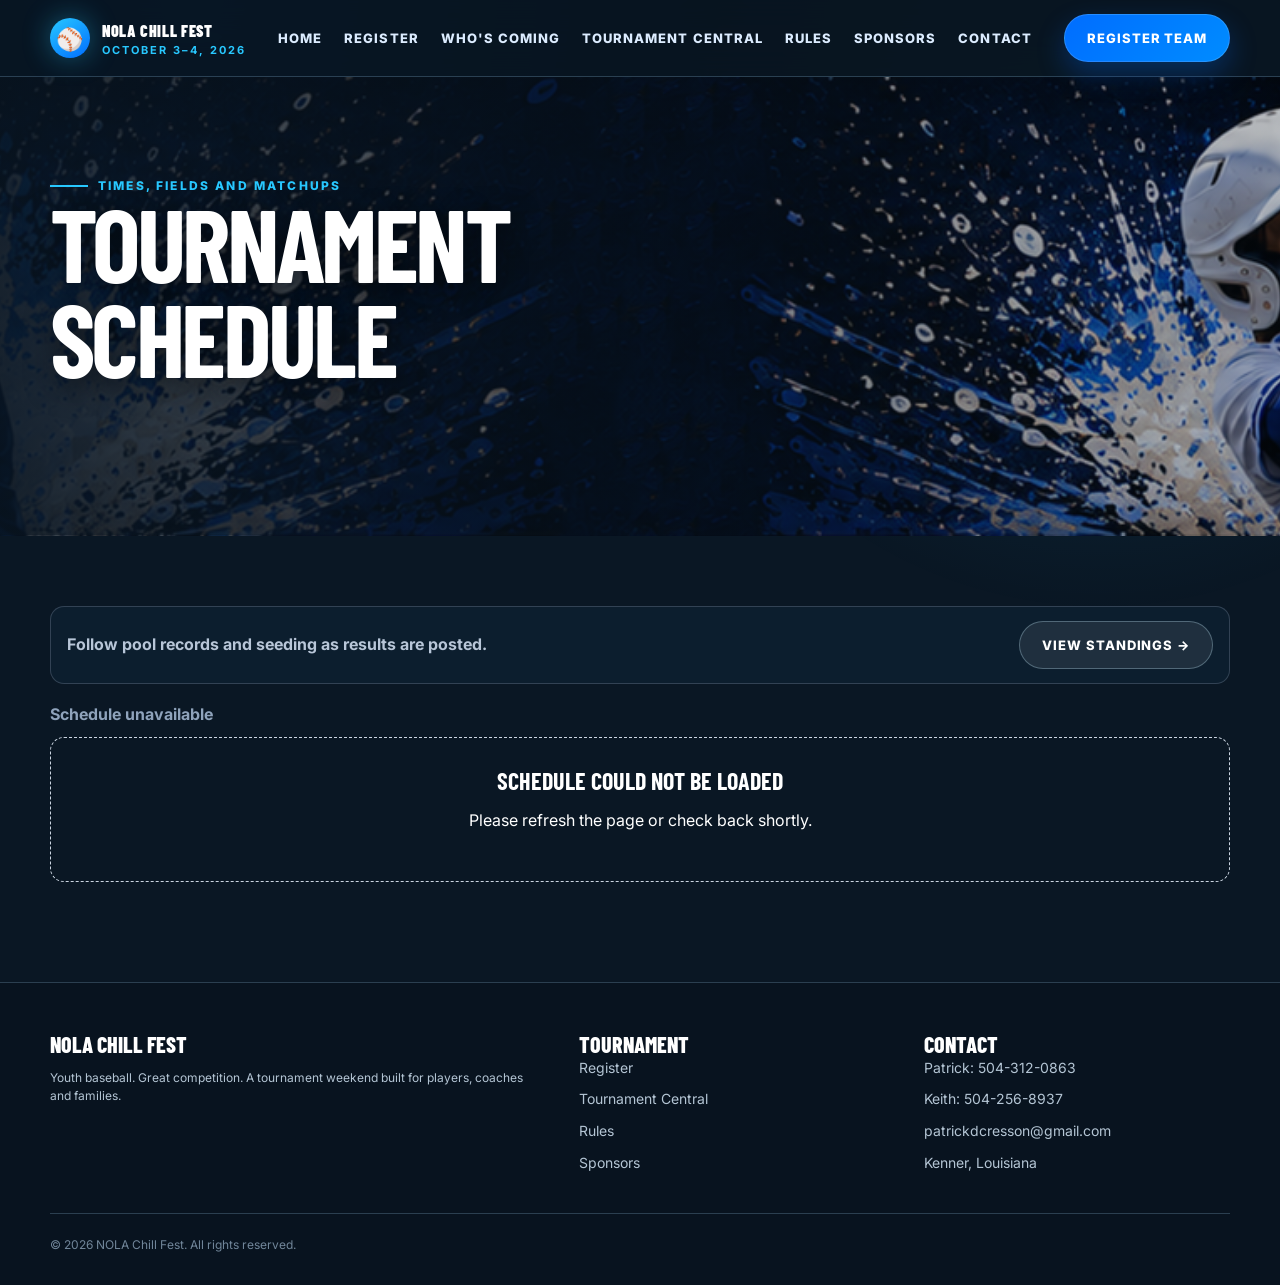
<file: schedule-alt.html>
<!doctype html>
<html lang="en">
<head>
<meta charset="utf-8">
<meta name="viewport" content="width=device-width,initial-scale=1">
<title>Tournament Schedule | NOLA Chill Fest</title>
<link rel="stylesheet" href="assets/styles.css">
<style>
.schedule-controls{display:grid;grid-template-columns:repeat(4,minmax(0,1fr));gap:12px;margin-bottom:16px}
.schedule-summary{margin:0 0 10px;color:#8fa3bb;font-weight:700}
.schedule-list{display:grid;gap:22px}
.schedule-day{display:grid;gap:10px}
.schedule-day h2{margin:0;font-size:clamp(1.2rem,3vw,1.55rem)}
.schedule-games{display:grid;gap:8px}
.schedule-game{display:grid;grid-template-columns:105px 105px minmax(0,1fr) 70px;align-items:stretch;border:1px solid rgba(148,163,184,.28);border-radius:12px;background:#fff;color:#101828;overflow:hidden;box-shadow:0 5px 16px rgba(15,23,42,.045)}
.schedule-game-top{display:contents}
.schedule-time,.schedule-field{display:flex;align-items:center;padding:12px 14px;font-weight:800;color:#344054;background:#f8fafc;border-right:1px solid #e8edf3}
.schedule-time{font-variant-numeric:tabular-nums}
.schedule-field{font-size:.86rem}
.schedule-main{padding:10px 14px;min-width:0}
.schedule-kicker{font-size:.68rem;font-weight:900;letter-spacing:.06em;text-transform:uppercase;color:#008fc7;line-height:1.2;margin-bottom:5px}
.schedule-matchup{display:grid;gap:0}
.schedule-team-row{display:grid;grid-template-columns:minmax(0,1fr) 2.25ch;column-gap:10px;align-items:center;min-height:27px;padding:3px 0}
.schedule-team-row+.schedule-team-row{border-top:1px solid #eef2f6}
.schedule-team{font-size:.92rem;font-weight:800;line-height:1.2;color:#101828;min-width:0}
.schedule-score{display:block;width:2.25ch;font-size:1.05rem;font-weight:900;line-height:1;text-align:right;color:#101828;font-variant-numeric:tabular-nums}
.schedule-score-winner{color:#00A8FF}
.schedule-score-loser{color:#98a2b3}
.schedule-status{display:flex;align-items:center;justify-content:center;padding:10px 8px;font-size:.67rem;font-weight:900;letter-spacing:.05em;text-transform:uppercase;color:#667085;background:#f8fafc;border-left:1px solid #e8edf3;text-align:center}
.schedule-status.final{color:#087443;background:#f2fbf6}
.schedule-status.cancelled{color:#667085;background:#f5f5f5}
.schedule-empty{padding:32px 18px;text-align:center;border:1px dashed #cbd5e1;border-radius:14px}
.schedule-page-link{display:flex;align-items:center;justify-content:space-between;gap:16px;margin:0 0 18px;padding:14px 16px;border:1px solid rgba(148,163,184,.28);border-radius:14px;background:rgba(15,37,56,.55)}
.schedule-page-link p{margin:0;color:#b8c6d8;font-weight:700}
.schedule-page-link .btn{flex:0 0 auto}
@media(max-width:820px){
  .schedule-game{grid-template-columns:92px 92px minmax(0,1fr) 62px}
  .schedule-time,.schedule-field{padding:10px 11px}
}
@media(max-width:720px){
  .schedule-page-link{align-items:flex-start;flex-direction:column}
  .schedule-controls{grid-template-columns:1fr;margin-bottom:12px}
  .schedule-summary{margin-bottom:5px}
  .schedule-list{gap:16px}
  .schedule-day{gap:7px}
  .schedule-games{gap:9px}
  .schedule-game{grid-template-columns:1fr;overflow:hidden}
  .schedule-game-top{display:grid;grid-template-columns:1fr 1fr;background:#f8fafc;border-bottom:1px solid #e8edf3}
  .schedule-time,.schedule-field{padding:9px 12px;border-right:0;background:transparent;font-size:.8rem}
  .schedule-field{justify-content:flex-end}
  .schedule-main{padding:10px 12px}
  .schedule-kicker{font-size:.68rem}
  .schedule-team{font-size:.89rem}
  .schedule-status{justify-content:flex-start;border-left:0;border-top:1px solid #e8edf3;padding:8px 12px}
}
</style>
</head>
<body>
<header class="site-header">
  <div class="wrap nav">
    <a class="brand" href="index.html"><span class="brand-mark">⚾</span><span>NOLA Chill Fest<small>October 3–4, 2026</small></span></a>
    <nav class="desktop-nav"><a href="index.html">Home</a><a href="register.html">Register</a><a data-whos-coming href="whos-coming.html">Who's Coming</a><a href="tournament-central.html">Tournament Central</a><a href="rules.html">Rules</a><a href="sponsors.html">Sponsors</a><a href="contact.html">Contact</a></nav>
    <a class="nav-cta" href="register.html">Register Team</a>
    <button class="menu-btn" aria-label="Open menu">☰</button>
  </div>
  <nav class="mobile-nav"><a href="index.html">Home</a><a href="register.html">Register</a><a data-whos-coming href="whos-coming.html">Who's Coming</a><a href="tournament-central.html">Tournament Central</a><a href="rules.html">Rules</a><a href="sponsors.html">Sponsors</a><a href="contact.html">Contact</a></nav>
</header>

<main>
  <section class="page-hero"><div class="wrap"><div class="eyebrow">Times, fields and matchups</div><h1>Tournament Schedule</h1></div></section>
  <section class="content">
    <div class="wrap">
      <div class="schedule-page-link">
        <p>Follow pool records and seeding as results are posted.</p>
        <a class="btn secondary" href="standings.html">View Standings →</a>
      </div>
      <div class="schedule-controls" id="schedule-controls">
  <select class="select" id="schedule-division" aria-label="Filter by division">
    <option value="">All divisions</option>
  </select>

  <select class="select" id="schedule-team" aria-label="Filter by team">
    <option value="">All teams</option>
  </select>

  <select class="select" id="schedule-date" aria-label="Filter by date">
    <option value="">All dates</option>
  </select>

  <select class="select" id="schedule-field" aria-label="Filter by field">
    <option value="">All fields</option>
  </select>
</div>
      <p class="schedule-summary" id="schedule-summary">Loading schedule…</p>
      <div id="schedule-results" class="schedule-list" aria-live="polite"></div>
    </div>
  </section>
</main>

<footer class="site-footer"><div class="wrap"><div class="footer-grid"><div><div class="footer-title">NOLA Chill Fest</div><p class="small">Youth baseball. Great competition. A tournament weekend built for players, coaches and families.</p></div><div><div class="footer-title">Tournament</div><div class="footer-links"><a href="register.html">Register</a><a href="tournament-central.html">Tournament Central</a><a href="rules.html">Rules</a><a href="sponsors.html">Sponsors</a></div></div><div><div class="footer-title">Contact</div><div class="footer-links"><a href="tel:15043120863">Patrick: 504-312-0863</a><a href="tel:15042568937">Keith: 504-256-8937</a><a href="mailto:patrickdcresson@gmail.com">patrickdcresson@gmail.com</a><span>Kenner, Louisiana</span></div></div></div><div class="copyright">© <span data-year></span> NOLA Chill Fest. All rights reserved.</div></div></footer>

<script src="assets/config.js"></script>
<script src="assets/site.js"></script>
<script src="assets/schedule-list-alt.js?v=20260930-list-alt"></script>

</body>
</html>
</file>
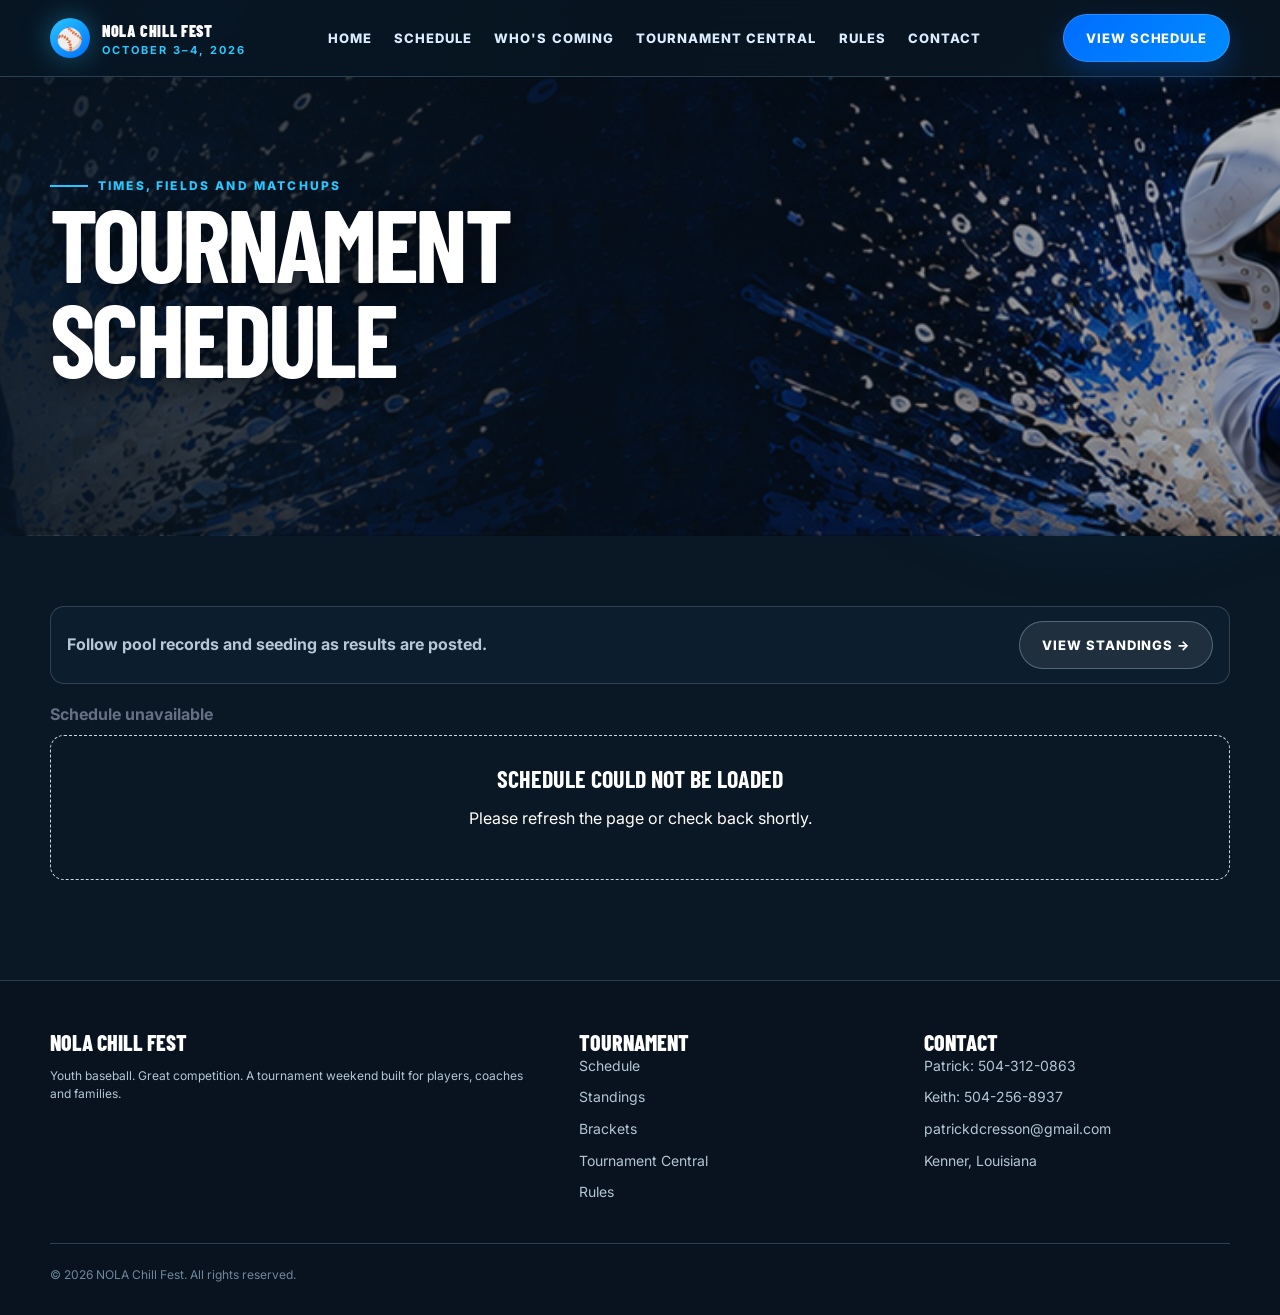
<file: schedule.html>
<!doctype html>
<html lang="en">
<head>
<meta charset="utf-8">
<meta name="viewport" content="width=device-width,initial-scale=1">
<title>Tournament Schedule | NOLA Chill Fest</title>
<link rel="stylesheet" href="assets/styles.css">
<style>
.schedule-controls{display:grid;grid-template-columns:repeat(4,minmax(0,1fr));gap:12px;margin-bottom:16px}
.schedule-summary{margin:0 0 8px;color:#667085;font-weight:700}
.schedule-list{display:grid;gap:18px}
.schedule-day{display:grid;gap:8px}
.schedule-day h2{margin:0;font-size:clamp(1.2rem,3vw,1.55rem)}
.schedule-games{display:grid;grid-template-columns:repeat(3,minmax(0,1fr));gap:12px}
.schedule-game{padding:13px 14px;border:1px solid rgba(148,163,184,.35);border-radius:14px;background:#fff;color:#101828;box-shadow:0 8px 24px rgba(15,23,42,.06)}
.schedule-game-top{display:block;margin-bottom:7px}
.schedule-kicker{font-size:.72rem;font-weight:800;letter-spacing:.055em;text-transform:uppercase;color:#008fc7;line-height:1.2}
.schedule-meta{font-size:.82rem;font-weight:700;color:#475467;text-align:left;margin-top:3px;line-height:1.25}
.schedule-matchup{display:grid;gap:0;margin-top:10px}
.schedule-team-row{display:grid;grid-template-columns:minmax(0,1fr) 2.25ch;column-gap:10px;align-items:center;min-height:32px;padding:6px 0;border-top:1px solid #eef2f6}
.schedule-team-row:first-child{border-top:0}
.schedule-team{font-size:.92rem;font-weight:800;line-height:1.2;color:#101828;min-width:0}
.schedule-score{display:block;width:2.25ch;font-size:1.18rem;font-weight:800;line-height:1;text-align:right;color:#101828;font-variant-numeric:tabular-nums}
.schedule-score-winner{color:#00A8FF}
.schedule-score-loser{color:#98a2b3}
.schedule-status{margin-top:6px;font-size:.68rem;font-weight:900;letter-spacing:.06em;text-transform:uppercase;color:#667085}
.schedule-status.final{color:#087443}
.schedule-empty{padding:32px 18px;text-align:center;border:1px dashed #cbd5e1;border-radius:14px}
.schedule-page-link{display:flex;align-items:center;justify-content:space-between;gap:16px;margin:0 0 18px;padding:14px 16px;border:1px solid rgba(148,163,184,.28);border-radius:14px;background:rgba(15,37,56,.55)}
.schedule-page-link p{margin:0;color:#b8c6d8;font-weight:700}
.schedule-page-link .btn{flex:0 0 auto}
@media(max-width:980px){
  .schedule-games{grid-template-columns:repeat(2,minmax(0,1fr))}
}
@media(max-width:720px){
  .schedule-page-link{align-items:flex-start;flex-direction:column}
  .schedule-controls{grid-template-columns:1fr;margin-bottom:12px}
  .schedule-summary{margin-bottom:5px}
  .schedule-list{gap:14px}
  .schedule-day{gap:6px}
  .schedule-games{grid-template-columns:1fr;gap:10px}
  .schedule-game{padding:12px 13px}
  .schedule-kicker{font-size:.7rem}
  .schedule-meta{font-size:.79rem}
  .schedule-matchup{margin-top:9px}
  .schedule-team-row{min-height:30px;padding:5px 0}
  .schedule-team{font-size:.89rem}
}
</style>
</head>
<body>
<header class="site-header">
  <div class="wrap nav">
    <a class="brand" href="index.html"><span class="brand-mark">⚾</span><span>NOLA Chill Fest<small>October 3–4, 2026</small></span></a>
    <nav class="desktop-nav"><a href="index.html">Home</a><a href="schedule.html">Schedule</a><a data-whos-coming href="whos-coming.html">Who's Coming</a><a href="tournament-central.html">Tournament Central</a><a href="rules.html">Rules</a><a href="contact.html">Contact</a></nav>
    <a class="nav-cta" href="schedule.html">View Schedule</a>
    <button class="menu-btn" aria-label="Open menu">☰</button>
  </div>
  <nav class="mobile-nav"><a href="index.html">Home</a><a href="schedule.html">Schedule</a><a data-whos-coming href="whos-coming.html">Who's Coming</a><a href="tournament-central.html">Tournament Central</a><a href="rules.html">Rules</a><a href="contact.html">Contact</a></nav>
</header>

<main>
  <section class="page-hero"><div class="wrap"><div class="eyebrow">Times, fields and matchups</div><h1>Tournament Schedule</h1></div></section>
  <section class="content">
    <div class="wrap">
      <div class="schedule-page-link">
        <p>Follow pool records and seeding as results are posted.</p>
        <a class="btn secondary" href="standings.html">View Standings →</a>
      </div>
      <div class="schedule-controls" id="schedule-controls">
  <select class="select" id="schedule-division" aria-label="Filter by division">
    <option value="">All divisions</option>
  </select>

  <select class="select" id="schedule-team" aria-label="Filter by team">
    <option value="">All teams</option>
  </select>

  <select class="select" id="schedule-date" aria-label="Filter by date">
    <option value="">All dates</option>
  </select>

  <select class="select" id="schedule-field" aria-label="Filter by field">
    <option value="">All fields</option>
  </select>
</div>
      <p class="schedule-summary" id="schedule-summary">Loading schedule…</p>
      <div id="schedule-results" class="schedule-list" aria-live="polite"></div>
    </div>
  </section>
</main>

<footer class="site-footer"><div class="wrap"><div class="footer-grid"><div><div class="footer-title">NOLA Chill Fest</div><p class="small">Youth baseball. Great competition. A tournament weekend built for players, coaches and families.</p></div><div><div class="footer-title">Tournament</div><div class="footer-links"><a href="schedule.html">Schedule</a><a href="standings.html">Standings</a><a href="brackets.html">Brackets</a><a href="tournament-central.html">Tournament Central</a><a href="rules.html">Rules</a></div></div><div><div class="footer-title">Contact</div><div class="footer-links"><a href="tel:15043120863">Patrick: 504-312-0863</a><a href="tel:15042568937">Keith: 504-256-8937</a><a href="mailto:patrickdcresson@gmail.com">patrickdcresson@gmail.com</a><span>Kenner, Louisiana</span></div></div></div><div class="copyright">© <span data-year></span> NOLA Chill Fest. All rights reserved.</div></div></footer>

<script src="assets/config.js"></script>
<script src="assets/site.js"></script>
<script src="assets/schedule.js?v=20260730-compact-grid"></script>

</body>
</html>
</file>
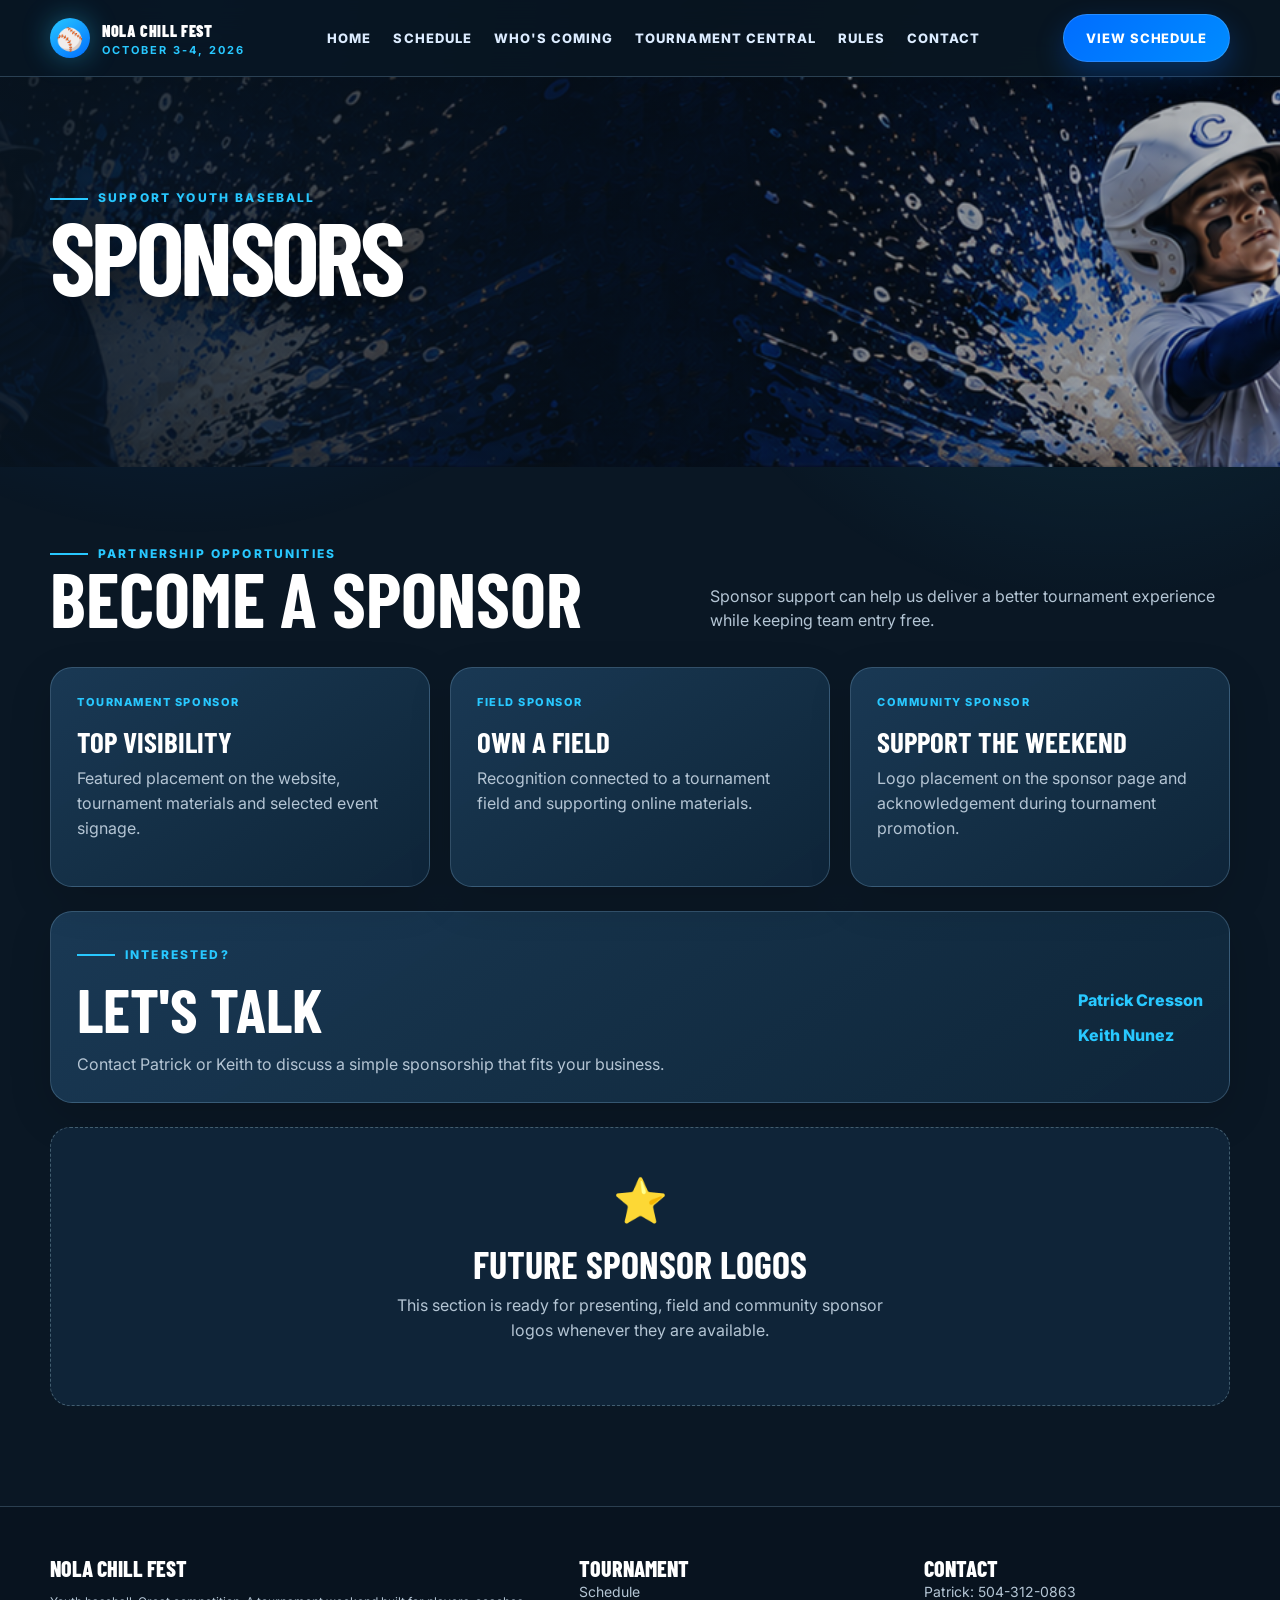
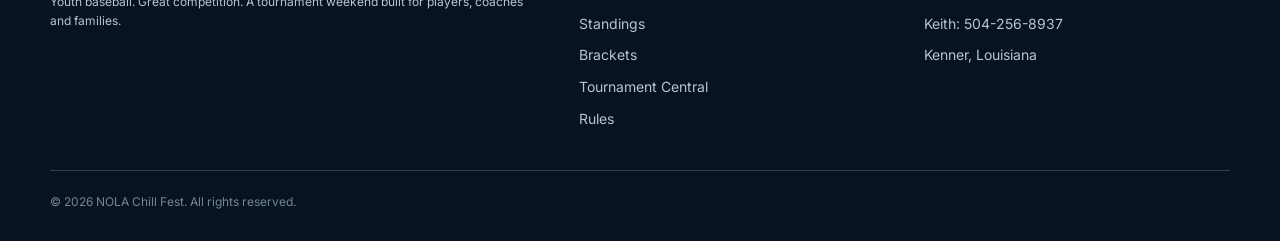
<file: sponsors.html>
<!doctype html><html lang="en"><head><meta charset="utf-8"><meta name="viewport" content="width=device-width,initial-scale=1"><title>Sponsors | NOLA Chill Fest</title><meta name="description" content="Support NOLA Chill Fest and youth baseball in Southeast Louisiana."><link rel="stylesheet" href="assets/styles.css"></head><body><header class="site-header"><div class="wrap nav"><a class="brand" href="index.html"><span class="brand-mark">⚾</span><span>NOLA Chill Fest<small>October 3-4, 2026</small></span></a><nav class="desktop-nav"><a href="index.html">Home</a><a href="schedule.html">Schedule</a><a data-whos-coming href="whos-coming.html">Who's Coming</a><a href="tournament-central.html">Tournament Central</a><a href="rules.html">Rules</a><a href="contact.html">Contact</a></nav><a class="nav-cta" href="schedule.html">View Schedule</a><button class="menu-btn" aria-label="Open menu">☰</button></div><nav class="mobile-nav"><a href="index.html">Home</a><a href="schedule.html">Schedule</a><a data-whos-coming href="whos-coming.html">Who's Coming</a><a href="tournament-central.html">Tournament Central</a><a href="rules.html">Rules</a><a href="contact.html">Contact</a></nav></header><main><section class="page-hero"><div class="wrap"><div class="eyebrow">Support youth baseball</div><h1>Sponsors</h1></div></section><section class="content"><div class="wrap"><div class="section-head"><div><div class="eyebrow">Partnership opportunities</div><h2>Become a Sponsor</h2></div><p>Sponsor support can help us deliver a better tournament experience while keeping team entry free.</p></div><div class="grid three"><article class="card sponsor-tier"><div class="tier-label">Tournament Sponsor</div><h3>Top Visibility</h3><p>Featured placement on the website, tournament materials and selected event signage.</p></article><article class="card sponsor-tier"><div class="tier-label">Field Sponsor</div><h3>Own a Field</h3><p>Recognition connected to a tournament field and supporting online materials.</p></article><article class="card sponsor-tier"><div class="tier-label">Community Sponsor</div><h3>Support the Weekend</h3><p>Logo placement on the sponsor page and acknowledgement during tournament promotion.</p></article></div><div class="sponsor-contact card"><div><div class="eyebrow">Interested?</div><h2>Let's Talk</h2><p>Contact Patrick or Keith to discuss a simple sponsorship that fits your business.</p></div><div class="contact-actions"><a href="mailto:patrickdcresson@gmail.com">Patrick Cresson</a><a href="mailto:keith.nunez@gmail.com">Keith Nunez</a></div></div><div class="empty compact sponsor-placeholder"><div class="empty-icon">⭐</div><h2>Future Sponsor Logos</h2><p>This section is ready for presenting, field and community sponsor logos whenever they are available.</p></div></div></section></main><footer class="site-footer"><div class="wrap"><div class="footer-grid"><div><div class="footer-title">NOLA Chill Fest</div><p class="small">Youth baseball. Great competition. A tournament weekend built for players, coaches and families.</p></div><div><div class="footer-title">Tournament</div><div class="footer-links"><a href="schedule.html">Schedule</a><a href="standings.html">Standings</a><a href="brackets.html">Brackets</a><a href="tournament-central.html">Tournament Central</a><a href="rules.html">Rules</a></div></div><div><div class="footer-title">Contact</div><div class="footer-links"><a href="tel:15043120863">Patrick: 504-312-0863</a><a href="tel:15042568937">Keith: 504-256-8937</a><span>Kenner, Louisiana</span></div></div></div><div class="copyright">© <span data-year></span> NOLA Chill Fest. All rights reserved.</div></div></footer><script src="assets/config.js"></script><script src="assets/site.js"></script></body></html>
</file>
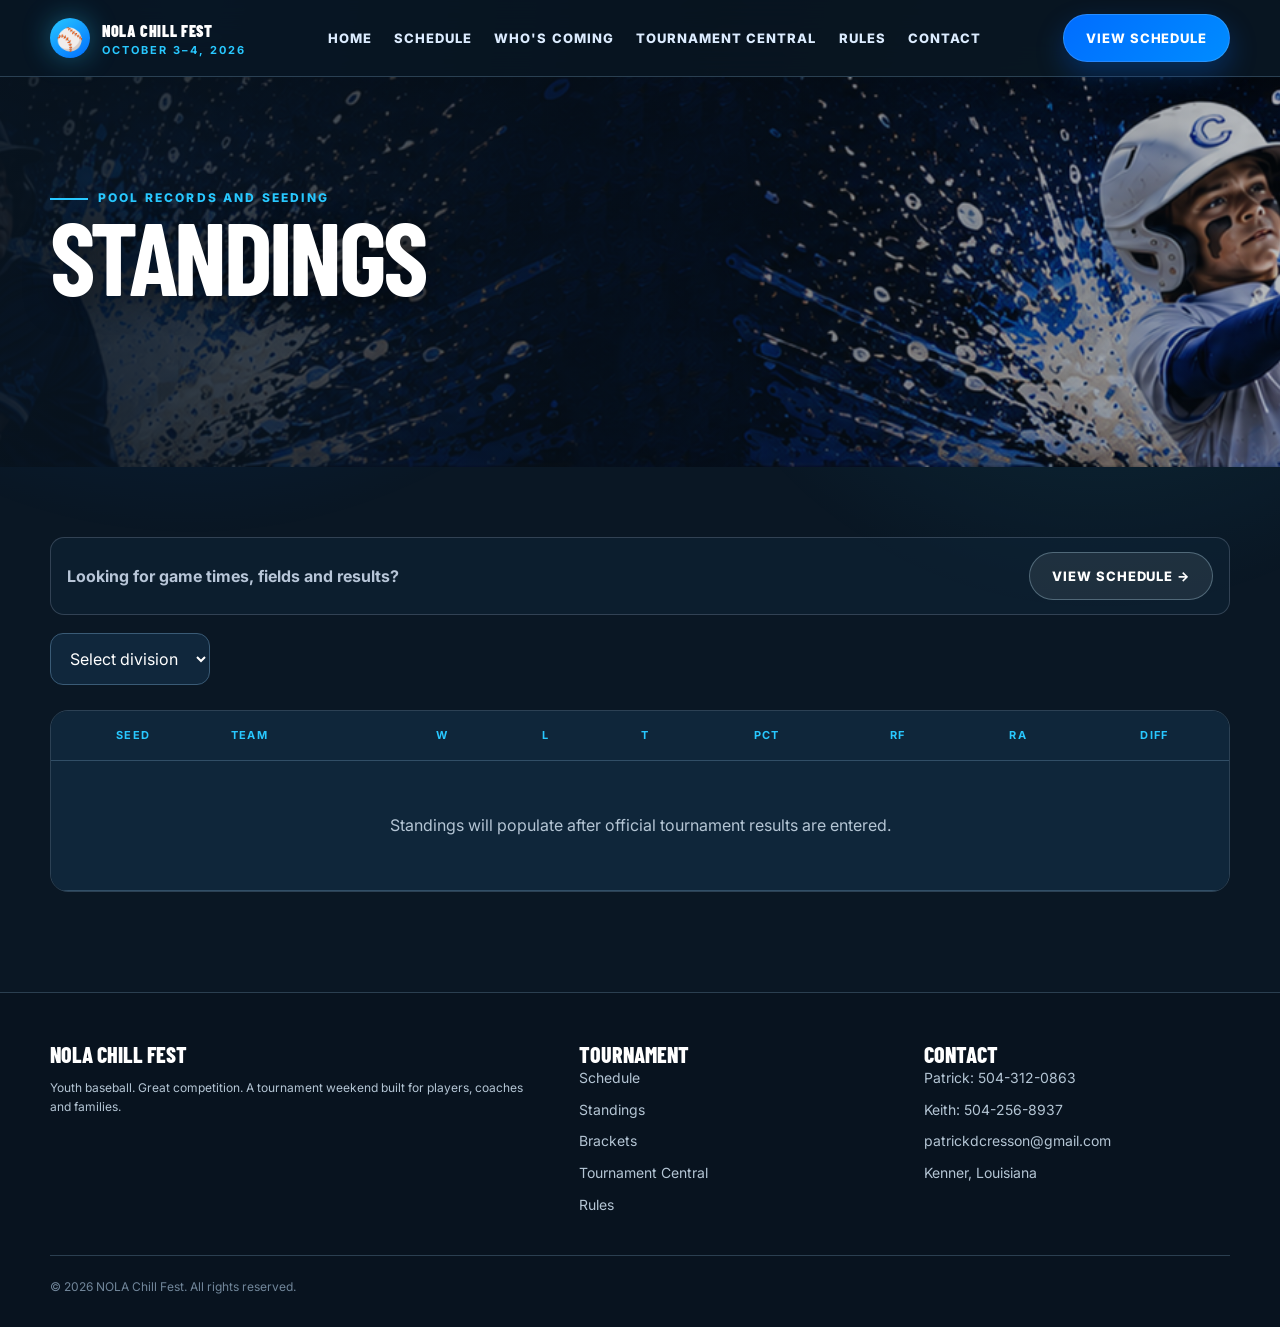
<file: standings.html>
<!doctype html>
<html lang="en">
<head>
<meta charset="utf-8">
<meta name="viewport" content="width=device-width,initial-scale=1">
<title>Pool Standings | NOLA Chill Fest</title>
<link rel="stylesheet" href="assets/styles.css">
<style>
.standings-page-link{display:flex;align-items:center;justify-content:space-between;gap:16px;margin:0 0 18px;padding:14px 16px;border:1px solid rgba(148,163,184,.28);border-radius:14px;background:rgba(15,37,56,.55)}
.standings-page-link p{margin:0;color:#b8c6d8;font-weight:700}
.standings-page-link .btn{flex:0 0 auto}
@media(max-width:720px){
  .standings-page-link{align-items:flex-start;flex-direction:column}
}
</style>
</head>
<body>
<header class="site-header">
  <div class="wrap nav"><a class="brand" href="index.html"><span class="brand-mark">⚾</span><span>NOLA Chill Fest<small>October 3–4, 2026</small></span></a>
    <nav class="desktop-nav"><a href="index.html">Home</a><a href="schedule.html">Schedule</a><a data-whos-coming href="whos-coming.html">Who's Coming</a><a href="tournament-central.html">Tournament Central</a><a href="rules.html">Rules</a><a href="contact.html">Contact</a></nav>
    <a class="nav-cta" href="schedule.html">View Schedule</a>
    <button class="menu-btn" aria-label="Open menu">☰</button>
  </div>
  <nav class="mobile-nav"><a href="index.html">Home</a><a href="schedule.html">Schedule</a><a data-whos-coming href="whos-coming.html">Who's Coming</a><a href="tournament-central.html">Tournament Central</a><a href="rules.html">Rules</a><a href="contact.html">Contact</a></nav>
</header>
<main>
  <section class="page-hero">
    <div class="wrap">
      <div class="eyebrow">Pool records and seeding</div>
      <h1>Standings</h1>
    </div>
  </section>
  <section class="content">
    <div class="wrap">
      <div class="standings-page-link">
        <p>Looking for game times, fields and results?</p>
        <a class="btn secondary" href="schedule.html">View Schedule →</a>
      </div>
      <div class="filters">
        <select class="select">
          <option>Select division</option>
          <option>7U</option>
          <option>8U</option>
          <option>9U</option>
          <option>10U</option>
          <option>11U</option>
          <option>12U</option>
        </select>
      </div>
      <div class="table-wrap standings-desktop">
        <table>
          <thead>
            <tr>
              <th>Seed</th>
              <th>Team</th>
              <th>W</th>
              <th>L</th>
              <th>T</th>
              <th>PCT</th>
              <th>RF</th>
              <th>RA</th>
              <th>Diff</th>
            </tr>
          </thead>
          <tbody>
            <tr>
              <td colspan="9" class="standings-empty">Standings will populate after official tournament results are entered.</td>
            </tr>
          </tbody>
        </table>
      </div>
      <div class="table-wrap standings-mobile">
        <table>
          <thead>
            <tr>
              <th>#</th>
              <th>Team</th>
              <th>W-L-T</th>
              <th>PCT</th>
              <th>RA</th>
              <th>RD</th>
              <th>RS</th>
            </tr>
          </thead>
          <tbody>
            <tr>
              <td colspan="7" class="standings-empty">Standings will populate after official tournament results are entered.</td>
            </tr>
          </tbody>
        </table>
      </div>
    </div>
  </section>
</main>
<footer class="site-footer">
  <div class="wrap">
    <div class="footer-grid">
      <div>
        <div class="footer-title">NOLA Chill Fest</div>
        <p class="small">Youth baseball. Great competition. A tournament weekend built for players, coaches and families.</p>
      </div>
      <div>
        <div class="footer-title">Tournament</div>
        <div class="footer-links"><a href="schedule.html">Schedule</a><a href="standings.html">Standings</a><a href="brackets.html">Brackets</a><a href="tournament-central.html">Tournament Central</a><a href="rules.html">Rules</a></div>
      </div>
      <div>
        <div class="footer-title">Contact</div>
        <div class="footer-links"><a href="tel:15043120863">Patrick: 504-312-0863</a><a href="tel:15042568937">Keith: 504-256-8937</a><a href="mailto:patrickdcresson@gmail.com">patrickdcresson@gmail.com</a><span>Kenner, Louisiana</span></div>
      </div>
    </div>
    <div class="copyright">© <span data-year></span> NOLA Chill Fest. All rights reserved.</div>
  </div>
</footer>
<script src="assets/config.js"></script><script src="assets/site.js"></script><script src="assets/standings.js?v=20260730-standings-mobile"></script>
</body>
</html>
</file>
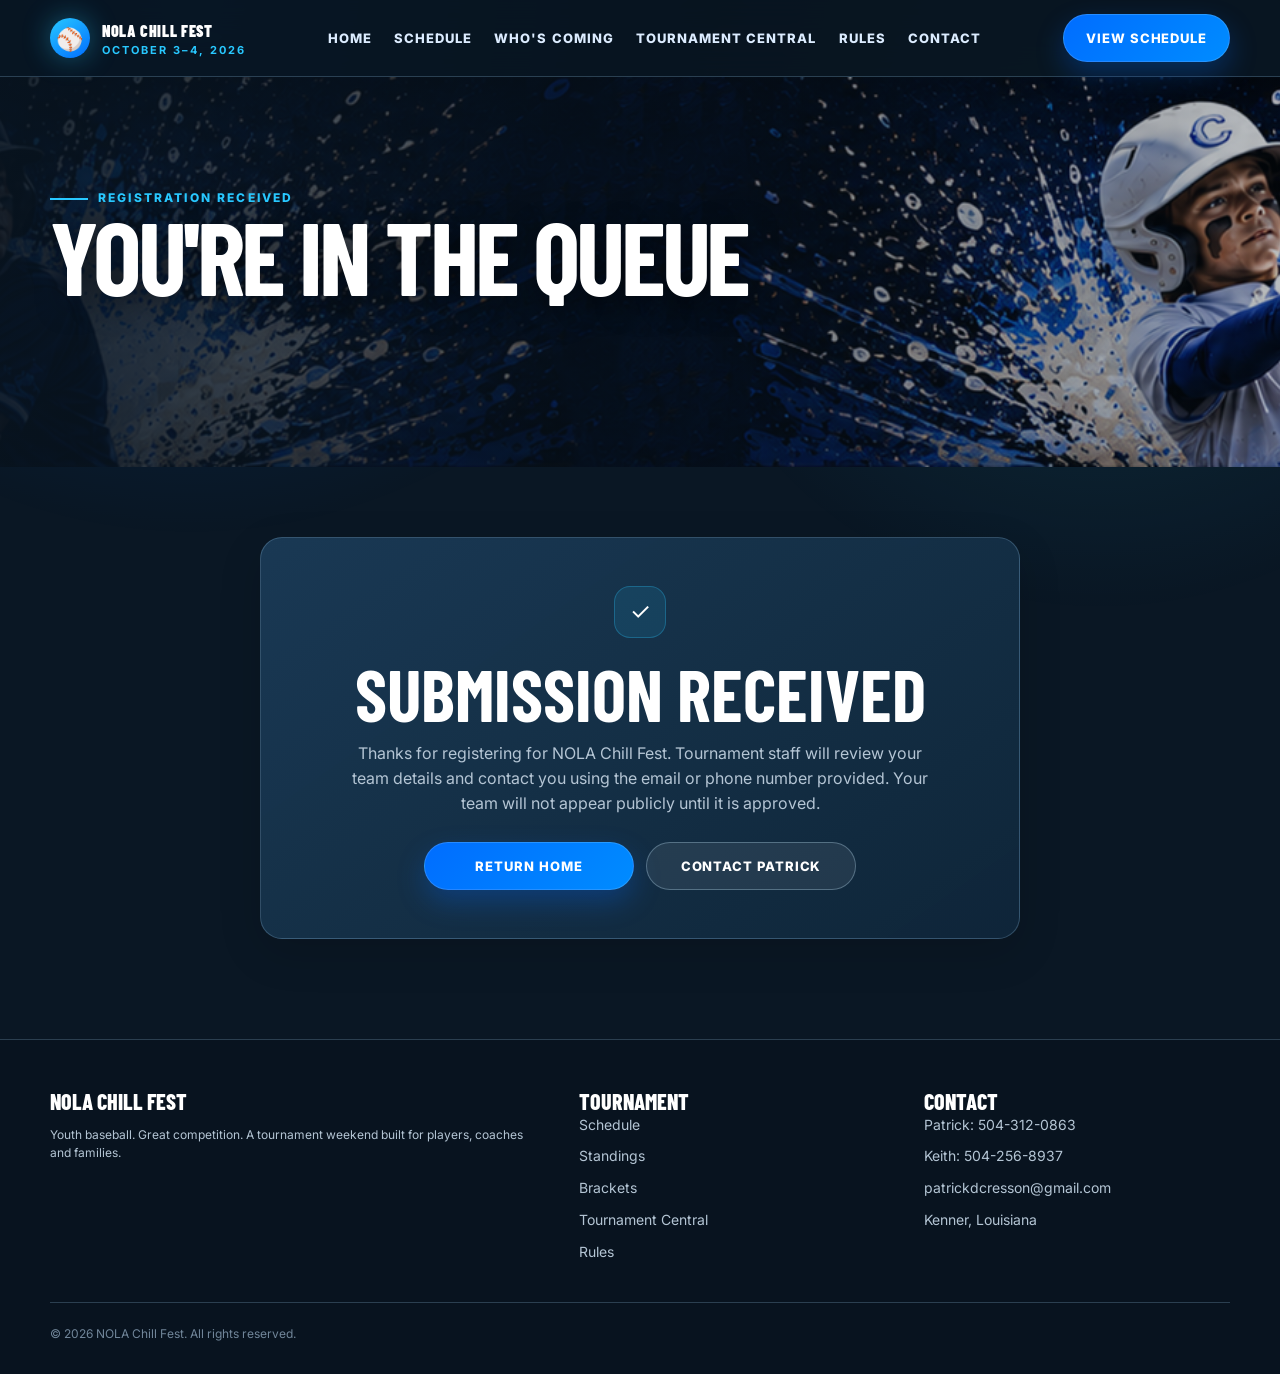
<file: thank-you.html>
<!doctype html><html lang="en"><head><meta charset="utf-8"><meta name="viewport" content="width=device-width,initial-scale=1"><title>Registration Received | NOLA Chill Fest</title><meta name="robots" content="noindex"><link rel="stylesheet" href="assets/styles.css"></head><body><header class="site-header"><div class="wrap nav"><a class="brand" href="index.html"><span class="brand-mark">⚾</span><span>NOLA Chill Fest<small>October 3–4, 2026</small></span></a><nav class="desktop-nav"><a href="index.html">Home</a><a href="schedule.html">Schedule</a><a data-whos-coming href="whos-coming.html">Who's Coming</a><a href="tournament-central.html">Tournament Central</a><a href="rules.html">Rules</a><a href="contact.html">Contact</a></nav><a class="nav-cta" href="schedule.html">View Schedule</a><button class="menu-btn" aria-label="Open menu">☰</button></div><nav class="mobile-nav"><a href="index.html">Home</a><a href="schedule.html">Schedule</a><a data-whos-coming href="whos-coming.html">Who's Coming</a><a href="tournament-central.html">Tournament Central</a><a href="rules.html">Rules</a><a href="contact.html">Contact</a></nav></header><main><section class="page-hero"><div class="wrap"><div class="eyebrow">Registration received</div><h1>You're In The Queue</h1></div></section><section class="content"><div class="wrap"><article class="card success-card"><div class="feature-icon">✓</div><h2>Submission Received</h2><p>Thanks for registering for NOLA Chill Fest. Tournament staff will review your team details and contact you using the email or phone number provided. Your team will not appear publicly until it is approved.</p><div class="link-row"><a class="btn" href="index.html">Return Home</a><a class="btn secondary" href="mailto:patrickdcresson@gmail.com">Contact Patrick</a></div></article></div></section></main><footer class="site-footer"><div class="wrap"><div class="footer-grid"><div><div class="footer-title">NOLA Chill Fest</div><p class="small">Youth baseball. Great competition. A tournament weekend built for players, coaches and families.</p></div><div><div class="footer-title">Tournament</div><div class="footer-links"><a href="schedule.html">Schedule</a><a href="standings.html">Standings</a><a href="brackets.html">Brackets</a><a href="tournament-central.html">Tournament Central</a><a href="rules.html">Rules</a></div></div><div><div class="footer-title">Contact</div><div class="footer-links"><a href="tel:15043120863">Patrick: 504-312-0863</a><a href="tel:15042568937">Keith: 504-256-8937</a><a href="mailto:patrickdcresson@gmail.com">patrickdcresson@gmail.com</a><span>Kenner, Louisiana</span></div></div></div><div class="copyright">© <span data-year></span> NOLA Chill Fest. All rights reserved.</div></div></footer><script src="assets/config.js"></script><script src="assets/site.js"></script></body></html>
</file>
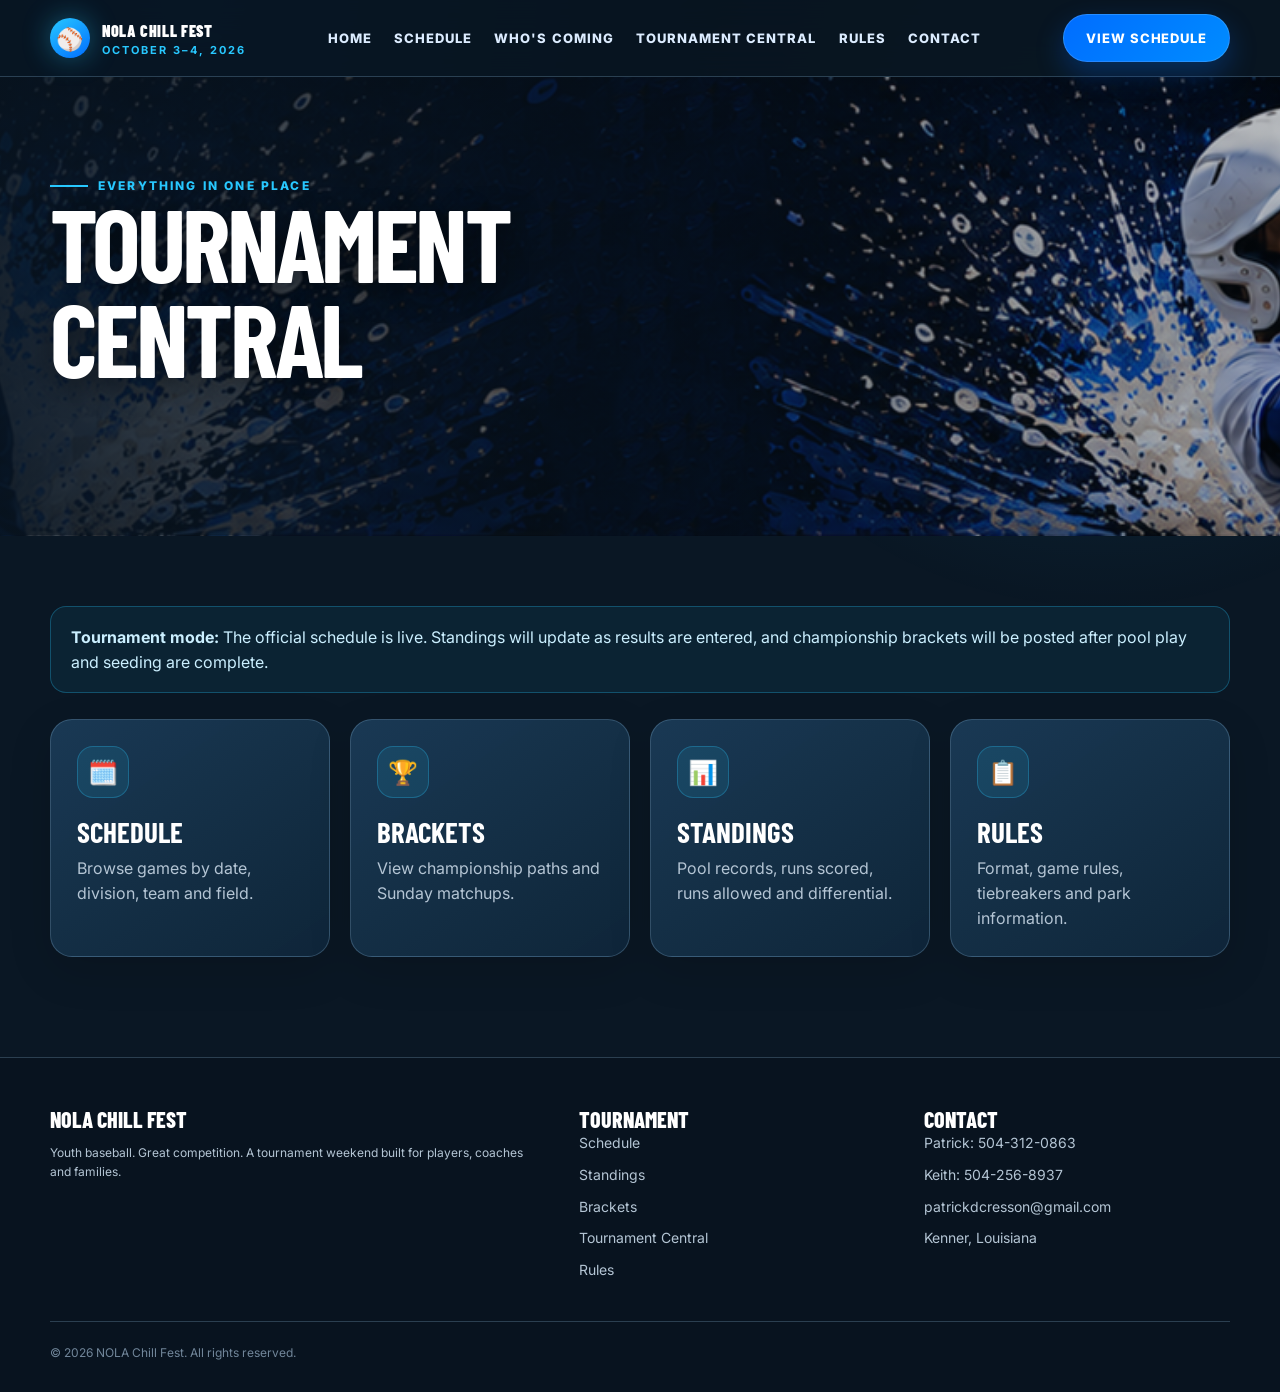
<file: tournament-central.html>
<!doctype html><html lang="en"><head><meta charset="utf-8"><meta name="viewport" content="width=device-width,initial-scale=1"><title>Tournament Central | NOLA Chill Fest</title><link rel="stylesheet" href="assets/styles.css"></head><body><header class="site-header"><div class="wrap nav"><a class="brand" href="index.html"><span class="brand-mark">⚾</span><span>NOLA Chill Fest<small>October 3–4, 2026</small></span></a><nav class="desktop-nav"><a href="index.html">Home</a><a href="schedule.html">Schedule</a><a data-whos-coming href="whos-coming.html">Who's Coming</a><a href="tournament-central.html">Tournament Central</a><a href="rules.html">Rules</a><a href="contact.html">Contact</a></nav><a class="nav-cta" href="schedule.html">View Schedule</a><button class="menu-btn" aria-label="Open menu">☰</button></div><nav class="mobile-nav"><a href="index.html">Home</a><a href="schedule.html">Schedule</a><a data-whos-coming href="whos-coming.html">Who's Coming</a><a href="tournament-central.html">Tournament Central</a><a href="rules.html">Rules</a><a href="contact.html">Contact</a></nav></header><main><section class="page-hero"><div class="wrap"><div class="eyebrow">Everything in one place</div><h1>Tournament Central</h1></div></section><section class="content"><div class="wrap"><div class="notice"><strong>Tournament mode:</strong> The official schedule is live. Standings will update as results are entered, and championship brackets will be posted after pool play and seeding are complete.</div><div class="grid four"><a class="card" href="schedule.html"><div class="feature-icon">🗓️</div><h3>Schedule</h3><p>Browse games by date, division, team and field.</p></a><a class="card" href="brackets.html"><div class="feature-icon">🏆</div><h3>Brackets</h3><p>View championship paths and Sunday matchups.</p></a><a class="card" href="standings.html"><div class="feature-icon">📊</div><h3>Standings</h3><p>Pool records, runs scored, runs allowed and differential.</p></a><a class="card" href="rules.html"><div class="feature-icon">📋</div><h3>Rules</h3><p>Format, game rules, tiebreakers and park information.</p></a></div></div></section></main><footer class="site-footer"><div class="wrap"><div class="footer-grid"><div><div class="footer-title">NOLA Chill Fest</div><p class="small">Youth baseball. Great competition. A tournament weekend built for players, coaches and families.</p></div><div><div class="footer-title">Tournament</div><div class="footer-links"><a href="schedule.html">Schedule</a><a href="standings.html">Standings</a><a href="brackets.html">Brackets</a><a href="tournament-central.html">Tournament Central</a><a href="rules.html">Rules</a></div></div><div><div class="footer-title">Contact</div><div class="footer-links"><a href="tel:15043120863">Patrick: 504-312-0863</a><a href="tel:15042568937">Keith: 504-256-8937</a><a href="mailto:patrickdcresson@gmail.com">patrickdcresson@gmail.com</a><span>Kenner, Louisiana</span></div></div></div><div class="copyright">© <span data-year></span> NOLA Chill Fest. All rights reserved.</div></div></footer><script src="assets/config.js"></script><script src="assets/site.js"></script></body></html>
</file>
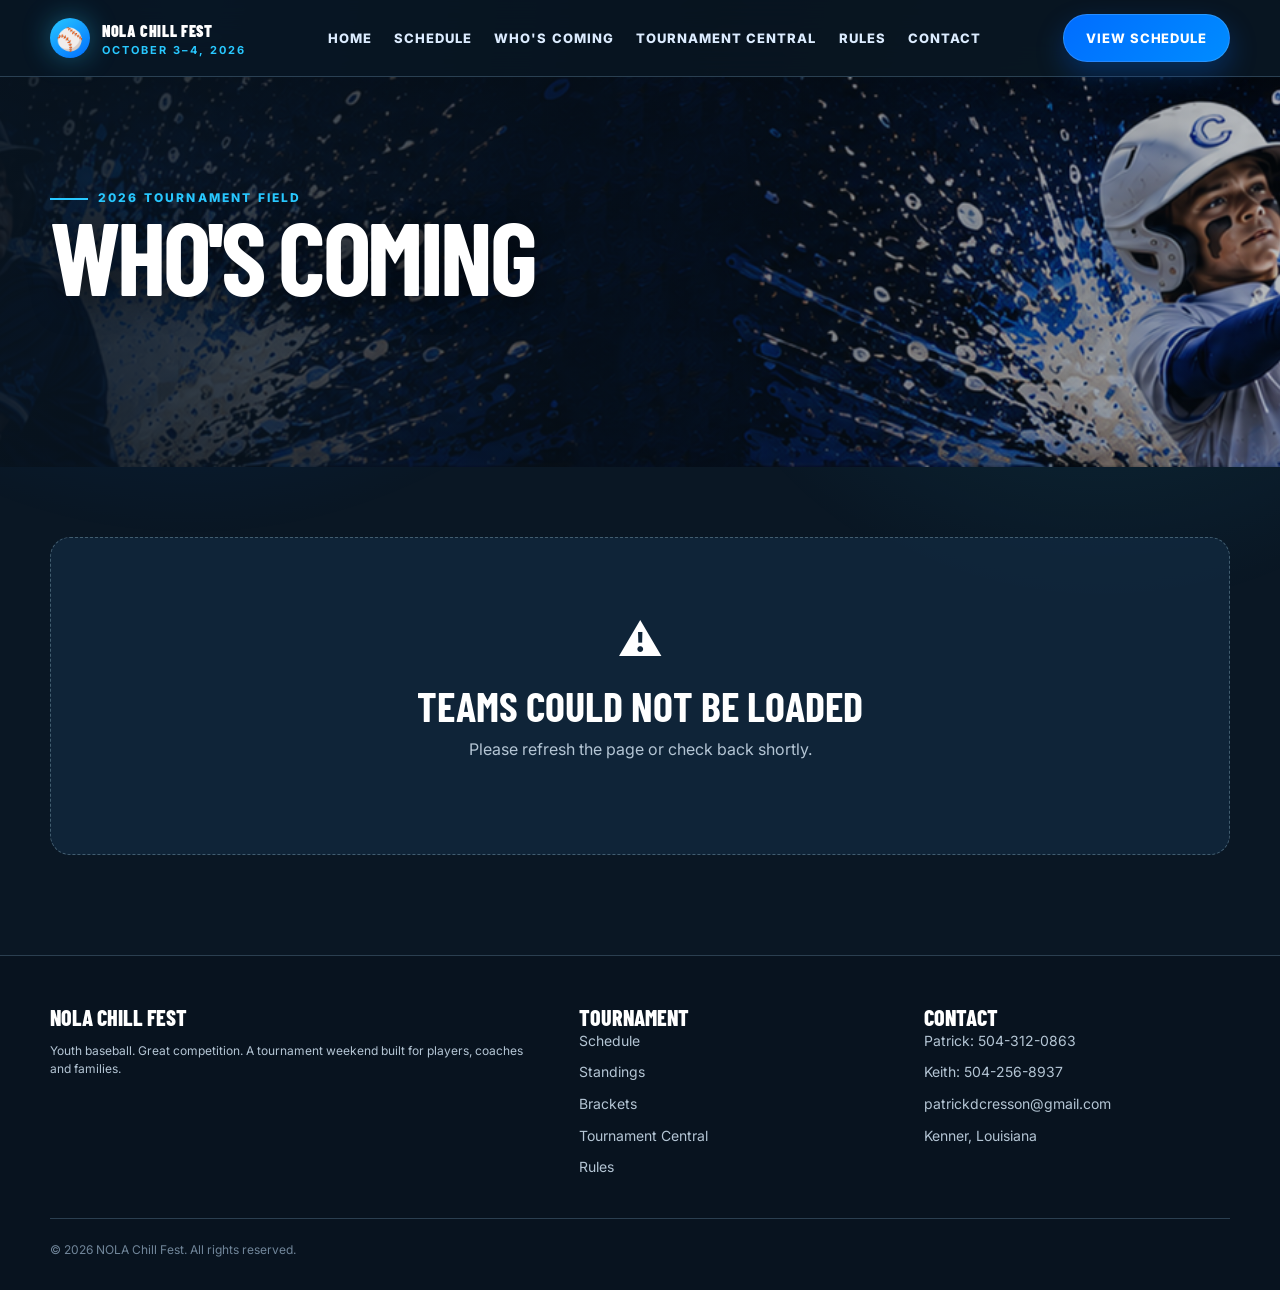
<file: whos-coming.html>
<!doctype html>
<html lang="en">
<head>
<meta charset="utf-8">
<meta name="viewport" content="width=device-width,initial-scale=1">
<title>Who's Coming | NOLA Chill Fest</title>
<link rel="stylesheet" href="assets/styles.css">
</head>
<body>
<header class="site-header">
  <div class="wrap nav"><a class="brand" href="index.html"><span class="brand-mark">⚾</span><span>NOLA Chill Fest<small>October 3–4, 2026</small></span></a>
    <nav class="desktop-nav"><a href="index.html">Home</a><a href="schedule.html">Schedule</a><a data-whos-coming href="whos-coming.html">Who's Coming</a><a href="tournament-central.html">Tournament Central</a><a href="rules.html">Rules</a><a href="contact.html">Contact</a></nav>
    <a class="nav-cta" href="schedule.html">View Schedule</a>
    <button class="menu-btn" aria-label="Open menu">☰</button>
  </div>
  <nav class="mobile-nav"><a href="index.html">Home</a><a href="schedule.html">Schedule</a><a data-whos-coming href="whos-coming.html">Who's Coming</a><a href="tournament-central.html">Tournament Central</a><a href="rules.html">Rules</a><a href="contact.html">Contact</a></nav>
</header>
<main>
  <section class="page-hero">
    <div class="wrap">
      <div class="eyebrow">2026 tournament field</div>
      <h1>Who's Coming</h1>
    </div>
  </section>
  <section class="content">
  <div class="wrap">

    <div
      id="approved-teams-status"
      class="empty">
      <div class="empty-icon">⚾</div>
      <h2>Loading Approved Teams</h2>
      <p>Please wait while we load the current tournament field.</p>
    </div>

    <div
      id="approved-teams"
      class="division-grid"
      hidden>
    </div>

  </div>
</section>
</main>
<footer class="site-footer">
  <div class="wrap">
    <div class="footer-grid">
      <div>
        <div class="footer-title">NOLA Chill Fest</div>
        <p class="small">Youth baseball. Great competition. A tournament weekend built for players, coaches and families.</p>
      </div>
      <div>
        <div class="footer-title">Tournament</div>
        <div class="footer-links"><a href="schedule.html">Schedule</a><a href="standings.html">Standings</a><a href="brackets.html">Brackets</a><a href="tournament-central.html">Tournament Central</a><a href="rules.html">Rules</a></div>
      </div>
      <div>
        <div class="footer-title">Contact</div>
        <div class="footer-links"><a href="tel:15043120863">Patrick: 504-312-0863</a><a href="tel:15042568937">Keith: 504-256-8937</a><a href="mailto:patrickdcresson@gmail.com">patrickdcresson@gmail.com</a><span>Kenner, Louisiana</span></div>
      </div>
    </div>
    <div class="copyright">© <span data-year></span> NOLA Chill Fest. All rights reserved.</div>
  </div>
</footer>
<script src="assets/config.js"></script><script src="assets/site.js"></script>
</body>
</html>
</file>
<file: assets/styles.css>
@import url('https://fonts.googleapis.com/css2?family=Barlow+Condensed:ital,wght@0,600;0,700;0,800;0,900;1,800&family=Inter:wght@400;500;600;700;800&display=swap');
:root {
  /* Soft-dark palette: brighter surfaces, softer contrast, same brand colors. */
  --ink: #0a1724;
  --navy: #10263a;
  --navy2: #17344d;
  --blue: #006dff;
  --cyan: #28c8ff;
  --ice: #c6efff;
  --white: #fff;
  --muted: #b4c5d4;
  --line: rgba(169, 218, 255, .22);
  --card: rgba(21, 48, 73, .92);
  --shadow: 0 22px 60px rgba(0, 0, 0, .24);
  --radius: 22px;
  --max: 1180px;
}
* {
  box-sizing: border-box;
}
html {
  scroll-behavior: smooth;
}
body {
  margin: 0;
  background: var(--ink);
  color: var(--white);
  font-family: Inter, Arial, sans-serif;
  line-height: 1.55;
}
body:before {
  content: "";
  position: fixed;
  inset: 0;
  pointer-events: none;
  background: radial-gradient(circle at 15% 0%, rgba(0, 109, 255, .22), transparent 38%), radial-gradient(circle at 86% 18%, rgba(40, 200, 255, .14), transparent 34%);
  z-index: -2;
}
a {
  color: inherit;
  text-decoration: none;
}
img {
  max-width: 100%;
  display: block;
}
.wrap {
  width: min(var(--max), calc(100% - 32px));
  margin: auto;
}
.site-header {
  position: sticky;
  top: 0;
  z-index: 50;
  background: rgba(8, 20, 32, .9);
  backdrop-filter: blur(16px);
  border-bottom: 1px solid var(--line);
}
.nav {
  height: 76px;
  display: flex;
  align-items: center;
  justify-content: space-between;
  gap: 24px;
}
.brand {
  display: flex;
  align-items: center;
  gap: 12px;
  font-family: 'Barlow Condensed';
  font-weight: 900;
  letter-spacing: .04em;
  text-transform: uppercase;
}
.brand-mark {
  width: 40px;
  height: 40px;
  border-radius: 50%;
  display: grid;
  place-items: center;
  background: linear-gradient(145deg, var(--cyan), var(--blue));
  box-shadow: 0 0 28px rgba(40, 200, 255, .38);
  font-size: 22px;
}
.brand small {
  display: block;
  color: var(--cyan);
  font: 700 11px Inter;
  letter-spacing: .18em;
}
.desktop-nav {
  display: flex;
  align-items: center;
  gap: 22px;
  font-size: 13px;
  font-weight: 800;
  text-transform: uppercase;
  letter-spacing: .08em;
}
.desktop-nav a {
  color: #dcecff;
  transition: .2s;
}
.desktop-nav a:hover, .desktop-nav a.active {
  color: var(--cyan);
}
.nav-cta, .btn {
  display: inline-flex;
  align-items: center;
  justify-content: center;
  gap: 9px;
  border-radius: 999px;
  padding: 13px 22px;
  background: linear-gradient(135deg, var(--blue), #008cff);
  font-weight: 800;
  text-transform: uppercase;
  letter-spacing: .07em;
  font-size: 13px;
  border: 1px solid rgba(255, 255, 255, .15);
  box-shadow: 0 12px 28px rgba(0, 109, 255, .28);
  transition: .2s;
}
.btn:hover, .nav-cta:hover {
  transform: translateY(-2px);
  box-shadow: 0 16px 34px rgba(0, 109, 255, .38);
}
.btn.secondary {
  background: rgba(255, 255, 255, .08);
  box-shadow: none;
  border-color: rgba(198, 239, 255, .3);
}
.bracket-print-btn {
    background: linear-gradient(135deg, var(--blue), #008cff);
    color: #fff;
    border: 1px solid rgba(255,255,255,.15);
    box-shadow: 0 12px 28px rgba(0,109,255,.28);
}
.bracket-print-btn:hover {
    transform: translateY(-2px);
    box-shadow: 0 16px 34px rgba(0,109,255,.38);
}
.menu-btn {
  display: none;
  background: none;
  border: 0;
  color: #fff;
  font-size: 28px;
}
.mobile-nav {
  display: none;
  padding: 0 16px 18px;
}
.mobile-nav.open {
  display: grid;
}
.mobile-nav a {
  padding: 13px 4px;
  border-bottom: 1px solid var(--line);
  font-weight: 700;
}
.hero {
  min-height: 720px;
  position: relative;
  display: grid;
  align-items: end;
  overflow: hidden;
  background: #0d1c2a;
}
.hero:before {
  content: "";
  position: absolute;
  inset: 0;
  background-image: linear-gradient(90deg, rgba(7, 17, 29, .90) 0%, rgba(7, 17, 29, .54) 48%, rgba(7, 17, 29, .18) 72%), linear-gradient(0deg, #0a1724 0%, transparent 45%), url('bg1.png');
  background-size: cover, cover, cover;
  background-position: center, center, 92% 38%;
  filter: saturate(1.05);
}
.hero:after {
  content: "";
  position: absolute;
  inset: 0;
  background: linear-gradient(110deg, transparent 0 42%, rgba(40, 200, 255, .09) 42.3% 42.7%, transparent 43%);
  mix-blend-mode: screen;
}
.hero-inner {
  position: relative;
  z-index: 2;
  padding: 120px 0 86px;
}
.eyebrow {
  display: inline-flex;
  align-items: center;
  gap: 10px;
  color: var(--cyan);
  font-weight: 800;
  text-transform: uppercase;
  letter-spacing: .18em;
  font-size: 12px;
}
.eyebrow:before {
  content: "";
  width: 38px;
  height: 2px;
  background: var(--cyan);
}
h1, h2, h3 {
  font-family: 'Barlow Condensed', Impact, sans-serif;
  text-transform: uppercase;
  margin: 0;
  line-height: .92;
}
h1 {
  font-size: clamp(64px, 11vw, 145px);
  max-width: 780px;
  letter-spacing: -.035em;
  text-shadow: 0 8px 28px rgba(0, 0, 0, .5);
}
h1 span {
  display: block;
  color: var(--cyan);
  font-style: italic;
}
.hero-copy {
  max-width: 620px;
  margin: 25px 0;
  color: #d4e5f4;
  font-size: 18px;
}
.hero-meta {
  display: flex;
  flex-wrap: wrap;
  gap: 10px;
  margin: 28px 0;
}
.pill {
  border: 1px solid rgba(198, 239, 255, .26);
  background: rgba(4, 15, 29, .67);
  backdrop-filter: blur(8px);
  padding: 10px 14px;
  border-radius: 999px;
  font-weight: 700;
  font-size: 13px;
}
.hero-actions {
  display: flex;
  flex-wrap: wrap;
  gap: 12px;
}
.pulse {
  position: relative;
  z-index: 4;
  margin-top: -34px;
}
.pulse-card {
  display: grid;
  grid-template-columns: 1.4fr repeat(3, .65fr);
  background: linear-gradient(120deg, #183b5a, #0f263b);
  border: 1px solid rgba(40, 200, 255, .28);
  border-radius: 20px;
  box-shadow: var(--shadow);
  overflow: hidden;
}
.pulse-block {
  padding: 23px 25px;
  border-right: 1px solid var(--line);
}
.pulse-block:last-child {
  border: 0;
}
.pulse-label {
  font-size: 10px;
  color: var(--cyan);
  font-weight: 800;
  letter-spacing: .17em;
  text-transform: uppercase;
}
.pulse-value {
  font-family: 'Barlow Condensed';
  font-size: 27px;
  font-weight: 800;
  text-transform: uppercase;
  margin-top: 3px;
}
.pulse-note {
  font-size: 12px;
  color: var(--muted);
}
section {
  padding: 92px 0;
}
.section-head {
  display: flex;
  justify-content: space-between;
  align-items: end;
  gap: 30px;
  margin-bottom: 34px;
}
.section-head h2 {
  font-size: clamp(44px, 7vw, 76px);
}
.section-head p {
  max-width: 520px;
  color: var(--muted);
  margin: 0;
}
.grid {
  display: grid;
  gap: 20px;
}
.grid.three {
  grid-template-columns: repeat(3, 1fr);
}
.grid.four {
  grid-template-columns: repeat(4, 1fr);
}
.card {
  background: linear-gradient(145deg, rgba(27, 59, 87, .94), rgba(15, 38, 58, .96));
  border: 1px solid var(--line);
  border-radius: var(--radius);
  padding: 26px;
  box-shadow: 0 14px 44px rgba(0, 0, 0, .14);
}
.feature-icon {
  width: 52px;
  height: 52px;
  border-radius: 16px;
  display: grid;
  place-items: center;
  background: rgba(40, 200, 255, .11);
  border: 1px solid rgba(40, 200, 255, .28);
  font-size: 24px;
  margin-bottom: 21px;
}
.card h3 {
  font-size: 29px;
  margin-bottom: 10px;
}
.card p {
  color: var(--muted);
  margin: 0;
}
.team-grid {
  display: grid;
  gap: 20px;
}
.light-section {
  background: #ecf8ff;
  color: #06111e;
  position: relative;
  overflow: hidden;
}
.light-section:before {
  content: "";
  position: absolute;
  inset: 0;
  background: radial-gradient(circle at 90% 10%, rgba(0, 109, 255, .15), transparent 35%);
}
.light-section .section-head p, .light-section .card p {
  color: #53697c;
}
.light-section .card {
  background: #fff;
  border-color: #d5e9f4;
  box-shadow: 0 16px 44px rgba(7, 40, 65, .1);
}
.division-card {
  position: relative;
  overflow: hidden;
  min-height: 210px;
  display: flex;
  flex-direction: column;
  justify-content: space-between;
}
.division-card:after {
  content: "";
  position: absolute;
  width: 130px;
  height: 130px;
  border: 26px solid rgba(40, 200, 255, .07);
  border-radius: 50%;
  right: -38px;
  bottom: -45px;
  pointer-events: none;
}
.division-card > * {
  position: relative;
  z-index: 1;
}
.division {
  font: 900 50px 'Barlow Condensed';
  color: var(--cyan);
  line-height: 1;
}

.division-team-count {
    margin: 18px 0 10px;
    font-weight: 700;
    color: #53697c;
    font-size: 15px;
}

.division-card-links {
    display: flex;
    justify-content: space-between;
    align-items: center;
    margin-top: 20px;
}

.division-card-links a {
    font-weight: 700;
}

@media (max-width:620px){

    .division-card-links {
        flex-direction: column;
        align-items: flex-start;
        gap: 8px;
    }

}

.status {
  font-size: 11px;
  font-weight: 800;
  letter-spacing: .14em;
  text-transform: uppercase;
}
.venue {
  display: grid;
  grid-template-columns: 1.1fr .9fr;
  border-radius: 28px;
  overflow: hidden;
  background: var(--card);
  border: 1px solid var(--line);
}
.venue-art {
  min-height: 470px;
  background: linear-gradient(0deg, rgba(4, 13, 25, .5), rgba(4, 13, 25, .05)), url('bg1.png');
  background-size: cover;
  background-position: 40% 60%;
}
.venue-copy {
  padding: 48px;
}
.venue-copy h2 {
  font-size: 58px;
}
.facts {
  display: grid;
  gap: 14px;
  margin: 28px 0;
}
.fact {
  display: flex;
  gap: 13px;
  padding-bottom: 14px;
  border-bottom: 1px solid var(--line);
}
.faq {
  max-width: 860px;
  margin: auto;
}
.faq details {
  border-bottom: 1px solid var(--line);
  padding: 20px 0;
}
.faq summary {
  cursor: pointer;
  font-weight: 800;
  font-size: 18px;
}
.faq p {
  color: var(--muted);
}
.site-footer {
  border-top: 1px solid var(--line);
  padding: 48px 0 30px;
  background: #08131f;
}
.footer-grid {
  display: grid;
  grid-template-columns: 1.6fr 1fr 1fr;
  gap: 40px;
}
.footer-title {
  font: 800 22px 'Barlow Condensed';
  text-transform: uppercase;
}
.footer-links {
  display: grid;
  gap: 10px;
  color: var(--muted);
  font-size: 14px;
}
.copyright {
  border-top: 1px solid var(--line);
  margin-top: 40px;
  padding-top: 22px;
  color: #71869a;
  font-size: 12px;
}
.page-hero {
  min-height: 390px;
  display: grid;
  align-items: end;
  position: relative;
  overflow: hidden;
  background: #10263a;
}
.page-hero:before {
  content: "";
  position: absolute;
  inset: 0;
  background: linear-gradient(90deg, rgba(8, 20, 32, .92), rgba(8, 20, 32, .28)), url('bg1.png');
  background-size: cover;
  background-position: center 45%;
}
.page-hero .wrap {
  position: relative;
  padding-bottom: 60px;
}
.page-hero h1 {
  font-size: clamp(58px, 8vw, 104px);
}
.content {
  padding: 70px 0 100px;
}
.notice {
  padding: 18px 20px;
  border-radius: 16px;
  border: 1px solid rgba(40, 200, 255, .28);
  background: rgba(40, 200, 255, .07);
  color: #cbefff;
  margin-bottom: 26px;
}
.filters {
  display: flex;
  gap: 12px;
  flex-wrap: wrap;
  margin-bottom: 25px;
}
.select, input, textarea {
  width: 100%;
  border: 1px solid #3a5b76;
  background: #10273c;
  color: #fff;
  border-radius: 13px;
  padding: 14px 15px;
  font: inherit;
}
.filters .select {
  width: auto;
  min-width: 160px;
}
.game-list {
  display: grid;
  gap: 14px;
}
.game {
  display: grid;
  grid-template-columns: 95px 1fr 90px;
  align-items: center;
  background: var(--card);
  border: 1px solid var(--line);
  border-radius: 17px;
  overflow: hidden;
}
.game-time {
  padding: 18px;
  border-right: 1px solid var(--line);
  font: 800 22px 'Barlow Condensed';
  text-align: center;
}
.game-match {
  padding: 16px 22px;
}
.game-match strong {
  display: block;
  font-size: 15px;
}
.game-meta {
  font-size: 12px;
  color: var(--muted);
}
.game-status {
  text-align: center;
  color: var(--cyan);
  font-size: 11px;
  font-weight: 800;
  text-transform: uppercase;
}
.empty {
  padding: 68px 24px;
  text-align: center;
  border: 1px dashed rgba(198, 239, 255, .28);
  border-radius: 20px;
  background: rgba(20, 46, 70, .62);
}
.empty-icon {
  font-size: 44px;
  margin-bottom: 12px;
}
.empty h2 {
  font-size: 42px;
}
.empty p {
  color: var(--muted);
  max-width: 530px;
  margin: 12px auto 24px;
}
.table-wrap {
  overflow: auto;
  border: 1px solid var(--line);
  border-radius: 18px;
}
table {
  width: 100%;
  border-collapse: collapse;
  min-width: 700px;
  background: rgba(18, 42, 64, .82);
}
th, td {
  padding: 16px;
  text-align: left;
  border-bottom: 1px solid var(--line);
}
th {
  color: var(--cyan);
  font-size: 11px;
  text-transform: uppercase;
  letter-spacing: .11em;
}
.bracket {
  display: grid;
  grid-template-columns: repeat(3, minmax(230px, 1fr));
  gap: 38px;
  overflow: auto;
  padding: 20px 0;
}
.round {
  display: grid;
  align-content: center;
  gap: 28px;
}
.match {
  background: var(--card);
  border: 1px solid var(--line);
  border-radius: 14px;
  overflow: hidden;
  min-width: 225px;
}
.match div {
  padding: 12px 14px;
  display: flex;
  justify-content: space-between;
  border-bottom: 1px solid var(--line);
}
.match div:last-child {
  border: 0;
}
.round h3 {
  text-align: center;
  font-size: 24px;
  color: var(--cyan);
}
.form-grid {
  display: grid;
  grid-template-columns: 1fr 1fr;
  gap: 18px;
}
.field label {
  display: block;
  margin-bottom: 8px;
  font-size: 12px;
  text-transform: uppercase;
  letter-spacing: .1em;
  font-weight: 800;
  color: #b9cde0;
}
.field.full {
  grid-column: 1/-1;
}
.form-card {
  max-width: 880px;
  margin: auto;
}
.step-row {
  display: grid;
  grid-template-columns: repeat(3, 1fr);
  gap: 12px;
  margin-bottom: 30px;
}
.step {
  padding: 15px;
  border-radius: 14px;
  background: rgba(255, 255, 255, .04);
  border: 1px solid var(--line);
  font-size: 12px;
}
.step b {
  display: block;
  color: var(--cyan);
  text-transform: uppercase;
  letter-spacing: .1em;
}
.contact-grid {
  display: grid;
  grid-template-columns: .9fr 1.1fr;
  gap: 22px;
}
.contact-card a {
  color: var(--cyan);
  font-weight: 700;
}
.map-placeholder {
  min-height: 440px;
  background: linear-gradient(145deg, #234c6b, #102b43);
  display: grid;
  place-items: center;
  text-align: center;
  border-radius: 22px;
  border: 1px solid var(--line);
}
.small {
  font-size: 12px;
  color: var(--muted);
}
@media (max-width:900px) {
  .desktop-nav, .nav-cta {
    display: none;
  }
  .menu-btn {
    display: block;
  }
  .hero {
    min-height: 650px;
  }
  .hero:before {
    background-image: linear-gradient(0deg, #0a1724 0%, rgba(10, 23, 36, .28) 65%), linear-gradient(90deg, rgba(10, 23, 36, .78), rgba(10, 23, 36, .06)), url('bg1.png');
    background-position: center, center, 80% center;
  }
  .hero-inner {
    padding-top: 300px;
  }
  .pulse-card {
    grid-template-columns: 1fr 1fr;
  }
  .pulse-block:nth-child(2) {
    border-right: 0;
  }
  .pulse-block:nth-child(-n+2) {
    border-bottom: 1px solid var(--line);
  }
  .grid.three, .grid.four {
    grid-template-columns: 1fr 1fr;
  }
  .venue, .contact-grid {
    grid-template-columns: 1fr;
  }
  .venue-art {
    min-height: 330px;
  }
  .footer-grid {
    grid-template-columns: 1fr 1fr;
  }
  .footer-grid > div:first-child {
    grid-column: 1/-1;
  }
}
@media (max-width:620px) {
  .wrap {
    width: min(var(--max), calc(100% - 22px));
  }
  .nav {
    height: 66px;
  }
  .brand {
    font-size: 15px;
  }
  .brand-mark {
    width: 35px;
    height: 35px;
  }
  .hero {
    min-height: 610px;
  }
  .hero-inner {
    padding: 270px 0 62px;
  }
  h1 {
    font-size: 65px;
  }
  .hero-copy {
    font-size: 15px;
    margin: 16px 0;
  }
  .hero-meta {
    margin: 18px 0;
  }
  .pill {
    padding: 8px 11px;
    font-size: 11px;
  }
  .btn {
    width: 100%;
  }
  .pulse {
    margin-top: -22px;
  }
  .pulse-card {
    grid-template-columns: 1fr 1fr;
  }
  .pulse-block {
    padding: 16px;
  }
  .pulse-value {
    font-size: 21px;
  }
  section {
    padding: 66px 0;
  }
  .section-head {
    display: block;
  }
  .section-head h2 {
    font-size: 49px;
    margin-bottom: 14px;
  }
  .grid.three, .grid.four {
    grid-template-columns: 1fr;
  }
  .venue-copy {
    padding: 29px;
  }
  .venue-copy h2 {
    font-size: 48px;
  }
  .footer-grid {
    grid-template-columns: 1fr;
  }
  .footer-grid > div:first-child {
    grid-column: auto;
  }
  .page-hero {
    min-height: 320px;
  }
  .page-hero .wrap {
    padding-bottom: 38px;
  }
  .content {
    padding: 48px 0 70px;
  }
  .game {
    grid-template-columns: 72px 1fr;
  }
  .game-status {
    grid-column: 1/-1;
    border-top: 1px solid var(--line);
    padding: 8px;
  }
  .game-time {
    padding: 15px 8px;
    font-size: 18px;
  }
  .game-match {
    padding: 14px;
  }
  .form-grid, .step-row {
    grid-template-columns: 1fr;
  }
  .field.full {
    grid-column: auto;
  }
  .filters .select {
    width: 100%;
  }
  .bracket {
    grid-template-columns: repeat(3, 230px);
  }
}

.consent {
  display: flex !important;
  align-items: flex-start;
  gap: 10px;
  text-transform: none !important;
  letter-spacing: 0 !important;
  font-size: 14px !important;
  color: #dcecff !important;
}
.consent input {
  width: auto;
  margin-top: 4px;
  accent-color: var(--blue);
}
.form-note {
  margin: 12px 0 0;
  color: var(--muted);
  font-size: 12px;
}
.success-card {
  max-width: 760px;
  margin: auto;
  text-align: center;
  padding: 48px;
}
.success-card .feature-icon {
  margin: 0 auto 22px;
}
.success-card h2 {
  font-size: clamp(44px, 7vw, 72px);
  margin-bottom: 15px;
}
.success-card p {
  max-width: 590px;
  margin: 0 auto 26px;
}
.link-row {
  display: flex;
  justify-content: center;
  gap: 12px;
  flex-wrap: wrap;
}
.link-row .btn {
  min-width: 210px;
}
@media (max-width:620px) {
  .success-card {
    padding: 30px 20px;
  }
  .link-row .btn {
    width: 100%;
  }
}
.form-status {
  margin-top: 14px;
  font-weight: 800;
  min-height: 1.5em;
}
.form-status.error {
  color: #b42318;
}
.form-status.success {
  color: #067647;
}
.btn:disabled {
  opacity: .65;
  cursor: wait;
}
.honeypot {
  position: absolute !important;
  left: -10000px !important;
  width: 1px !important;
  height: 1px !important;
  overflow: hidden !important;
}
.bracket-tools {
  display: flex;
  align-items: center;
  gap: 18px;
  flex-wrap: wrap;
  margin: 0 0 24px;
}
.bracket-tools span {
  color: var(--muted);
  font-size: 13px;
}
.bracket-print-header {
  display: none;
}
@media print {
  @page {
    size: landscape;
    margin: .35in;
  }
  .bracket-team.is-winner .bracket-team-name,
.bracket-team.is-winner .bracket-score,
.bracket-team.is-winner .bracket-seed {
  color: #000 !important;
}
  * {
    -webkit-print-color-adjust: exact !important;
    print-color-adjust: exact !important;
  }
  body {
    background: #fff !important;
    color: #000 !important;
    font-family: Arial, sans-serif;
    line-height: 1.25;
  }
  body:before, .site-header, .site-footer, .page-hero, .no-print {
    display: none !important;
  }
  main, .content, .wrap {
    width: 100% !important;
    max-width: none !important;
    margin: 0 !important;
    padding: 0 !important;
  }
  .bracket-print-header {
    display: block !important;
    border-bottom: 2px solid #000;
    padding: 0 0 10px;
    margin: 0 0 16px;
  }
  .bracket-print-header h2 {
    font: 700 22px Arial, sans-serif;
    text-transform: none;
    line-height: 1.1;
    margin: 0 0 4px;
  }
  .bracket-print-header p {
    font-size: 10px;
    margin: 2px 0;
    color: #222;
  }
  .bracket-updated {
    float: right;
    margin-top: -25px !important;
  }
  .bracket {
    display: grid !important;
    grid-template-columns: repeat(3, 1fr) !important;
    gap: 22px !important;
    overflow: visible !important;
    padding: 0 !important;
    min-width: 0 !important;
  }
  .round {
    display: grid !important;
    align-content: center !important;
    gap: 20px !important;
    break-inside: avoid;
  }
  .round h3 {
    font: 700 13px Arial, sans-serif !important;
    color: #000 !important;
    text-transform: uppercase !important;
    letter-spacing: .06em !important;
    border-bottom: 1px solid #777;
    padding-bottom: 5px;
  }
  .match {
    background: #fff !important;
    color: #000 !important;
    border: 1.25px solid #000 !important;
    border-radius: 0 !important;
    min-width: 0 !important;
    box-shadow: none !important;
    break-inside: avoid;
  }
  .match div {
    padding: 9px 10px !important;
    border-bottom: 1px solid #999 !important;
    font-size: 11px !important;
    min-height: 31px;
    align-items: center;
  }
  .match div:last-child {
    border-bottom: 0 !important;
  }
  .match b {
    font-size: 12px !important;
  }
}
.venue-map {
  min-height: 500px;
  overflow: hidden;
  border-radius: 24px 0 0 24px;
  background: #081d31;
}
.venue-map iframe {
  display: block;
  width: 100%;
  height: 100%;
  min-height: 500px;
  border: 0;
}
@media (max-width: 900px) {
  .venue-map {
    min-height: 340px;
    border-radius: 22px 22px 0 0;
  }
  .venue-map iframe {
    min-height: 340px;
  }
}

/* Version 4 additions */
.home-utility {
  padding: 44px 0;
}
.utility-grid {
  display: grid;
  grid-template-columns: .8fr 1.2fr;
  gap: 20px;
}
.countdown-card h2 {
  font-size: clamp(38px, 5vw, 62px);
  margin: 18px 0 10px;
  color: var(--cyan);
}
.update-item {
  display: grid;
  gap: 4px;
  padding: 14px 0;
  border-bottom: 1px solid var(--line);
}
.update-item:last-child {
  border-bottom: 0;
}
.update-item span {
  color: var(--muted);
  font-size: 14px;
}
.hosted-grid {
  display: grid;
  grid-template-columns: 1.3fr .7fr;
  align-items: center;
  gap: 40px;
}
.hosted-grid h2 {
  font-size: clamp(50px, 7vw, 82px);
  margin: 16px 0;
}
.hosted-grid p {
  color: #53697c;
  max-width: 670px;
}
.hosted-mark {
  font: 900 74px/0.78 'Barlow Condensed';
  text-align: center;
  color: #071526;
}
.hosted-mark span {
  color: var(--blue);
  font-style: italic;
}
.empty.compact {
  padding: 38px 22px;
}
.empty.compact h2 {
  font-size: 38px;
}
.contact-people {
  display: grid;
  grid-template-columns: 1fr 1fr;
  gap: 22px;
}
.person-card .role, .tier-label {
  color: var(--cyan);
  font-size: 11px;
  font-weight: 800;
  letter-spacing: .14em;
  text-transform: uppercase;
}
.person-card h2, .sponsor-contact h2, .venue-contact h2 {
  font-size: clamp(42px, 5vw, 62px);
  margin: 15px 0;
}
.contact-actions {
  display: grid;
  gap: 10px;
  margin-top: 22px;
}
.contact-actions a {
  color: var(--cyan);
  font-weight: 800;
  overflow-wrap: anywhere;
}
/* Contact venue */
.venue-contact {
  margin-top: 22px;
  overflow: hidden;
  border: 1px solid var(--line);
  border-radius: var(--radius);
  background: linear-gradient(
    145deg,
    rgba(27, 59, 87, 0.94),
    rgba(15, 38, 58, 0.96)
  );
}

.venue-contact:not(.venue-contact-map) {
  display: flex;
  align-items: center;
  justify-content: space-between;
  padding: 34px;
}

.venue-contact-map {
  display: grid;
  grid-template-columns: minmax(320px, 0.75fr) minmax(560px, 1.25fr);
  padding: 0;
}

.venue-contact-copy {
  display: flex;
  flex-direction: column;
  align-items: flex-start;
  justify-content: center;
  padding: 44px 34px;
}

.contact-map {
  min-width: 0;
  min-height: 400px;
}

.contact-map iframe {
  display: block;
  width: 100%;
  height: 100%;
  min-height: 400px;
  border: 0;
}
.venue-pin {
  font-size: 72px;
}
.sponsor-tier {
  min-height: 220px;
}
.sponsor-tier h3 {
  margin-top: 18px;
}
.sponsor-contact {
  margin: 24px 0;
  display: flex;
  justify-content: space-between;
  align-items: center;
  gap: 30px;
}
.sponsor-placeholder {
  margin-top: 24px;
}
.bracket-game-label {
    border-radius: 12px 12px 0 0;
}

.bracket-game-meta {
    border-radius: 0 0 12px 12px;
}
.bracket-game-label,
.bracket-game-meta {
    padding: 10px 14px;
}
.bracket-game-label,
.bracket-game-meta {
    background: #244661;
}
.bracket-game-label {
    border-bottom: 1px solid rgba(255,255,255,.08);
}

.bracket-game-meta {
    border-top: 1px solid rgba(255,255,255,.08);
}
.bracket-card {
  min-height: 310px;
  display: flex;
  flex-direction: column;
  justify-content: space-between;
}
.bracket-card p {
  margin-top: 12px;
}
.bracket-card-actions {
  display: grid;
  grid-template-columns: 1fr 1fr;
  gap: 10px;
  margin-top: 24px;
}
.bracket-card-actions .btn {
  padding: 11px 12px;
}
.bracket-card .division {
  margin-top: 8px;
}
@media (max-width:900px) {
  .utility-grid, .hosted-grid, .contact-people {
    grid-template-columns: 1fr;
  }

  .venue-contact-map {
    grid-template-columns: 1fr;
  }

  .venue-contact-copy {
    padding: 34px 28px;
  }

  .contact-map {
    width: 100%;
    min-height: 360px;
  }

  .contact-map iframe {
    width: 100%;
    height: 360px;
    min-height: 360px;
  }
  .sponsor-contact {
    align-items: flex-start;
    flex-direction: column;
  }
  .hosted-mark {
    text-align: left;
  }
}
@media (max-width:620px) {
  .home-utility {
    padding: 28px 0;
  }
  .venue-contact:not(.venue-contact-map) {
    align-items: flex-start;
  }
  .venue-pin {
    font-size: 44px;
  }
  .bracket-card-actions {
    grid-template-columns: 1fr;
  }
  .bracket-card-actions .btn {
    width: 100%;
  }
}
/* Standings: full desktop table and compact one-screen mobile table. */
.standings-mobile {
  display: none;
}
.standings-empty {
  text-align: center;
  padding: 52px !important;
  color: var(--muted);
}
.standings-desktop table {
  min-width: 700px;
}
.standings-desktop th:not(:nth-child(2)), .standings-desktop td:not(:nth-child(2)) {
  text-align: center;
}
.standings-desktop th:nth-child(2), .standings-desktop td:nth-child(2) {
  text-align: left;
}
@media (max-width:620px) {
  .standings-desktop {
    display: none;
  }
  .standings-mobile {
    display: block;
    overflow: visible;
    border-radius: 12px;
  }
  .standings-mobile table {
    min-width: 0;
    width: 100%;
    table-layout: fixed;
    font-size: 10px;
  }
  .standings-mobile th, .standings-mobile td {
    padding: 9px 4px;
    text-align: center;
    white-space: nowrap;
  }
  .standings-mobile th {
    font-size: 8px;
    letter-spacing: .04em;
  }
  .standings-mobile th:nth-child(1), .standings-mobile td:nth-child(1) {
    width: 7%;
  }
  .standings-mobile th:nth-child(2), .standings-mobile td:nth-child(2) {
    width: 38%;
    text-align: left;
    white-space: normal;
    overflow-wrap: anywhere;
    line-height: 1.25;
  }
  .standings-mobile th:nth-child(3), .standings-mobile td:nth-child(3) {
    width: 14%;
  }
  .standings-mobile th:nth-child(4), .standings-mobile td:nth-child(4) {
    width: 13%;
  }
  .standings-mobile th:nth-child(5), .standings-mobile td:nth-child(5), .standings-mobile th:nth-child(6), .standings-mobile td:nth-child(6), .standings-mobile th:nth-child(7), .standings-mobile td:nth-child(7) {
    width: 9.33%;
  }
  .standings-mobile .standings-empty {
    padding: 34px 14px !important;
    white-space: normal;
    font-size: 12px;
  }
}

/* Rules page */
.rules-page { padding-top: 70px }
.rules-intro { margin-bottom: 30px }
.rules-download-grid {
  display: grid;
  grid-template-columns: repeat(2, minmax(0, 1fr));
  gap: 22px;
}
.document-card {
  min-height: 330px;
  display: flex;
  flex-direction: column;
  justify-content: space-between;
  position: relative;
  overflow: hidden;
}
.document-card:after {
  content: "";
  position: absolute;
  width: 210px;
  height: 210px;
  border: 34px solid rgba(40, 200, 255, .055);
  border-radius: 50%;
  right: -86px;
  bottom: -102px;
  pointer-events: none;
}
.document-card > * { position: relative; z-index: 1 }
.document-icon {
  width: 58px;
  height: 58px;
  display: grid;
  place-items: center;
  border-radius: 17px;
  font-size: 27px;
  background: rgba(40, 200, 255, .1);
  border: 1px solid rgba(40, 200, 255, .3);
  margin-bottom: 24px;
}
.document-card h3 { font-size: 40px; margin: 12px 0 }
.document-card p { max-width: 500px }
.document-actions {
  display: flex;
  align-items: center;
  gap: 18px;
  flex-wrap: wrap;
  margin-top: 28px;
}
.text-link { color: var(--cyan); font-weight: 800; font-size: 13px; text-transform: uppercase; letter-spacing: .06em }
.rules-section-head {
  display: flex;
  align-items: end;
  justify-content: space-between;
  gap: 30px;
  margin: 78px 0 28px;
}
.rules-section-head h2 { font-size: clamp(44px, 7vw, 72px) }
.rules-section-head p { color: var(--muted); max-width: 520px; margin: 0 }
.quick-rules-grid {
  display: grid;
  grid-template-columns: repeat(3, minmax(0, 1fr));
  border: 1px solid var(--line);
  border-radius: 22px;
  overflow: hidden;
  background: rgba(7, 24, 42, .65);
}
.rule-stat {
  min-height: 165px;
  padding: 26px;
  border-right: 1px solid var(--line);
  border-bottom: 1px solid var(--line);
  display: flex;
  flex-direction: column;
  justify-content: center;
}
.rule-stat:nth-child(3n) { border-right: 0 }
.rule-stat:nth-last-child(-n+3) { border-bottom: 0 }
.rule-stat span { color: var(--cyan); text-transform: uppercase; letter-spacing: .14em; font-size: 10px; font-weight: 800 }
.rule-stat strong { font: 800 31px 'Barlow Condensed'; text-transform: uppercase; margin: 8px 0 5px }
.rule-stat small { color: var(--muted); font-size: 12px }
.rules-accordion { display: grid; gap: 14px }
.rules-accordion details {
  background: linear-gradient(145deg, rgba(27, 59, 87, .94), rgba(15, 38, 58, .96));
  border: 1px solid var(--line);
  border-radius: 18px;
  overflow: hidden;
}
.rules-accordion summary {
  list-style: none;
  cursor: pointer;
  padding: 24px 26px;
  display: flex;
  justify-content: space-between;
  align-items: center;
  gap: 20px;
}
.rules-accordion summary::-webkit-details-marker { display: none }
.rules-accordion summary b { display: block; font: 800 29px 'Barlow Condensed'; text-transform: uppercase }
.rules-accordion summary small { display: block; color: var(--muted); margin-top: 4px }
.details-plus { color: var(--cyan); font-size: 30px; line-height: 1; transition: transform .2s }
.rules-accordion details[open] .details-plus { transform: rotate(45deg) }
.details-body { padding: 0 26px 26px; border-top: 1px solid var(--line) }
.details-body ul { margin: 22px 0 0; padding-left: 20px; color: #d4e5f4 }
.details-body li + li { margin-top: 9px }
.facility-callout {
  margin-top: 72px;
  display: grid;
  grid-template-columns: 1.15fr .85fr;
  gap: 40px;
  border: 1px solid rgba(40, 200, 255, .25);
  border-radius: 24px;
  padding: 40px;
  background: linear-gradient(130deg, rgba(27, 61, 91, .97), rgba(13, 35, 54, .97));
}
.facility-copy h2 { font-size: clamp(45px, 6vw, 68px); margin: 16px 0 }
.facility-copy p { color: #d4e5f4; max-width: 650px }
.facility-copy .small { color: var(--muted); margin-bottom: 24px }
.facility-meta { display: grid; align-content: center; gap: 12px }
.facility-meta div { padding: 18px 20px; border: 1px solid var(--line); border-radius: 15px; background: rgba(255,255,255,.035) }
.facility-meta span { display: block; color: var(--cyan); text-transform: uppercase; font-size: 10px; font-weight: 800; letter-spacing: .13em }
.facility-meta strong { display: block; margin-top: 4px; font-size: 16px }
.rules-contact {
  margin-top: 24px;
  display: flex;
  align-items: center;
  justify-content: space-between;
  gap: 30px;
}
.rules-contact h2 { font-size: clamp(42px, 5vw, 60px); margin: 14px 0 }
.rules-contact p { max-width: 620px }
.rules-contact-actions { display: grid; gap: 10px; min-width: 260px }
.rules-contact-actions a { color: var(--cyan); font-weight: 800; overflow-wrap: anywhere }
@media (max-width:900px) {
  .rules-download-grid, .facility-callout { grid-template-columns: 1fr }
  .quick-rules-grid { grid-template-columns: repeat(2, minmax(0, 1fr)) }
  .rule-stat:nth-child(3n) { border-right: 1px solid var(--line) }
  .rule-stat:nth-child(2n) { border-right: 0 }
  .rule-stat:nth-last-child(-n+3) { border-bottom: 1px solid var(--line) }
  .rule-stat:nth-last-child(-n+2) { border-bottom: 0 }
  .rules-contact { align-items: flex-start; flex-direction: column }
}
@media (max-width:620px) {
  .rules-section-head { display: block; margin-top: 58px }
  .rules-section-head h2 { margin-bottom: 14px }
  .rules-download-grid { gap: 16px }
  .document-card { min-height: 0 }
  .document-card h3 { font-size: 35px }
  .document-actions { align-items: stretch; flex-direction: column }
  .document-actions .btn { width: 100% }
  .quick-rules-grid { grid-template-columns: 1fr }
  .rule-stat, .rule-stat:nth-child(2n), .rule-stat:nth-child(3n), .rule-stat:nth-last-child(-n+2), .rule-stat:nth-last-child(-n+3) {
    border-right: 0;
    border-bottom: 1px solid var(--line);
  }
  .rule-stat:last-child { border-bottom: 0 }
  .rule-stat { min-height: 135px; padding: 22px }
  .facility-callout { padding: 28px 22px; margin-top: 56px }
  .rules-contact { padding: 26px 22px }
  .rules-contact-actions { min-width: 0; width: 100% }
}

/* Live championship brackets */
.bracket-page {
  padding-top: 54px;
}

.bracket-toolbar {
  display: flex;
  align-items: end;
  justify-content: space-between;
  gap: 20px;
  margin-bottom: 24px;
}

.bracket-filter {
  display: grid;
  gap: 8px;
  width: min(320px, 100%);
}

.bracket-filter span {
  color: var(--cyan);
  font-size: 11px;
  font-weight: 800;
  letter-spacing: .14em;
  text-transform: uppercase;
}

.bracket-filter .select {
  width: 100%;
}

.bracket-toolbar-actions {
  display: flex;
  align-items: center;
  justify-content: flex-end;
  gap: 16px;
}

.bracket-updated {
  color: var(--muted);
  font-size: 12px;
}

.bracket-print-title {
  display: none;
}

.live-bracket-shell {
  overflow-x: auto;
  overflow-y: hidden;
  padding: 6px 2px 24px;
  overscroll-behavior-inline: contain;
  scrollbar-color: rgba(40, 200, 255, .5) rgba(255, 255, 255, .05);
}

.live-bracket {
  position: relative;
  display: grid;
  grid-auto-flow: column;
  grid-auto-columns: 290px;
  gap: 42px;
  min-width: max-content;
}

.bracket-round-column {
  position: relative;
  z-index: 1;
  padding: 0;
}
.bracket-round-header {
  position: relative;
  z-index: 3;
  display: flex;
  align-items: baseline;
  justify-content: space-between;
  gap: 12px;
  margin-bottom: 30px;
  padding: 13px 14px;
  border: 1px solid var(--line);
  border-radius: 13px;
  background: rgba(10, 23, 36, .96);
}

.bracket-round-header span {
  color: var(--cyan);
  font: 800 24px 'Barlow Condensed';
  text-transform: uppercase;
}

.bracket-round-header small {
  color: var(--muted);
  font-size: 10px;
  font-weight: 800;
  text-transform: uppercase;
}
.bracket-connectors {
  position: absolute;
  inset: 0;
  z-index: 0;
  overflow: visible;
  pointer-events: none;
}
.bracket-connectors path {
  stroke: rgba(150, 210, 255, .38);
  stroke-width: 1;
  shape-rendering: geometricPrecision;
}
.bracket-round-games {
  display: grid;
  align-content: space-around;
  gap: 18px;
  min-height: var(--bracket-height, 620px);
}
.bracket-game {
  position: relative;
  overflow: visible;
  border: 1px solid rgba(150, 210, 255, .22);
  border-radius: 14px;
  background: linear-gradient(145deg, rgba(29, 63, 92, .98), rgba(15, 39, 59, .99));
  box-shadow: 0 13px 34px rgba(0, 0, 0, .24);
}

.bracket-game-label {
  display: flex;
  justify-content: space-between;
  gap: 12px;
  padding: 8px 11px;
  border-bottom: 1px solid var(--line);
  color: var(--muted);
  font-size: 9px;
  font-weight: 800;
  letter-spacing: .08em;
  text-transform: uppercase;
}

.bracket-game.is-final .bracket-game-label span:last-child {
  color: #4ade80;
}

.bracket-team {
  display: grid;
  grid-template-columns: 28px minmax(0, 1fr) 32px;
  align-items: center;
  min-height: 46px;
  padding: 9px 11px;
  border-bottom: 1px solid var(--line);
}

.bracket-team.is-winner {
  background: rgba(40, 200, 255, .08);
}

.bracket-seed {
  color: var(--muted);
  font-size: 11px;
  font-weight: 800;
}

.bracket-team-name {
  overflow: hidden;
  font-size: 13px;
  font-weight: 800;
  text-overflow: ellipsis;
  white-space: nowrap;
}

.bracket-team.is-winner .bracket-team-name {
  color: #fff;
}

.bracket-score {
  text-align: right;
  font-size: 16px;
}

.bracket-game-meta {
  padding: 9px 11px;
  color: var(--muted);
  font-size: 10px;
}

@media (max-width: 900px) {
  .bracket-toolbar {
    align-items: stretch;
    flex-direction: column;
  }

  .bracket-filter {
    width: 100%;
  }

  .bracket-toolbar-actions {
    justify-content: space-between;
  }

  .bracket-toolbar-actions .btn {
    width: auto;
  }
}
@media print {
  .bracket-connectors path {
    stroke: #777 !important;
  }
}
@media (max-width: 620px) {
  .live-bracket {
    grid-auto-columns: 265px;
    gap: 30px;
  }

  .bracket-round-games {
    min-height: 570px;
  }

  .bracket-toolbar-actions {
    align-items: stretch;
    flex-direction: column;
  }

  .bracket-toolbar-actions .btn {
    width: 100%;
  }
}

@media print {
  @page {
    size: landscape;
    margin: .35in;
  }

  .bracket-page {
    padding: 0 !important;
  }

  .bracket-print-title {
    display: flex !important;
    justify-content: space-between;
    margin-bottom: 14px;
    padding-bottom: 8px;
    border-bottom: 2px solid #000;
    color: #000;
    font: 700 16px Arial, sans-serif;
  }

  .live-bracket-shell {
    overflow: visible !important;
    padding: 0 !important;
  }

  .live-bracket {
    display: grid !important;
    grid-auto-flow: column !important;
    grid-auto-columns: minmax(1.8in, 1fr) !important;
    gap: .22in !important;
    min-width: 0 !important;
  }

  .bracket-round-header {
    position: static !important;
    margin-bottom: 8px !important;
    padding: 6px 7px !important;
    border: 1px solid #000 !important;
    background: #fff !important;
  }

  .bracket-round-header span,
  .bracket-round-header small {
    color: #000 !important;
  }

  .bracket-round-games {
    min-height: 6.6in !important;
    gap: 10px !important;
  }

  .bracket-game {
    border: 1px solid #000 !important;
    border-radius: 0 !important;
    background: #fff !important;
    color: #000 !important;
    box-shadow: none !important;
  }

  .bracket-game:after {
    background: #777 !important;
  }

  .bracket-game-label,
  .bracket-team,
  .bracket-game-meta {
    border-color: #999 !important;
    color: #000 !important;
  }

  .bracket-team.is-winner {
    background: #eee !important;
  }

  .bracket-seed,
  .bracket-game-meta {
    color: #333 !important;
  }
}
/* SVG now handles all bracket connectors */
.live-bracket .bracket-game::after {
  content: none !important;
  display: none !important;
}
</file>
